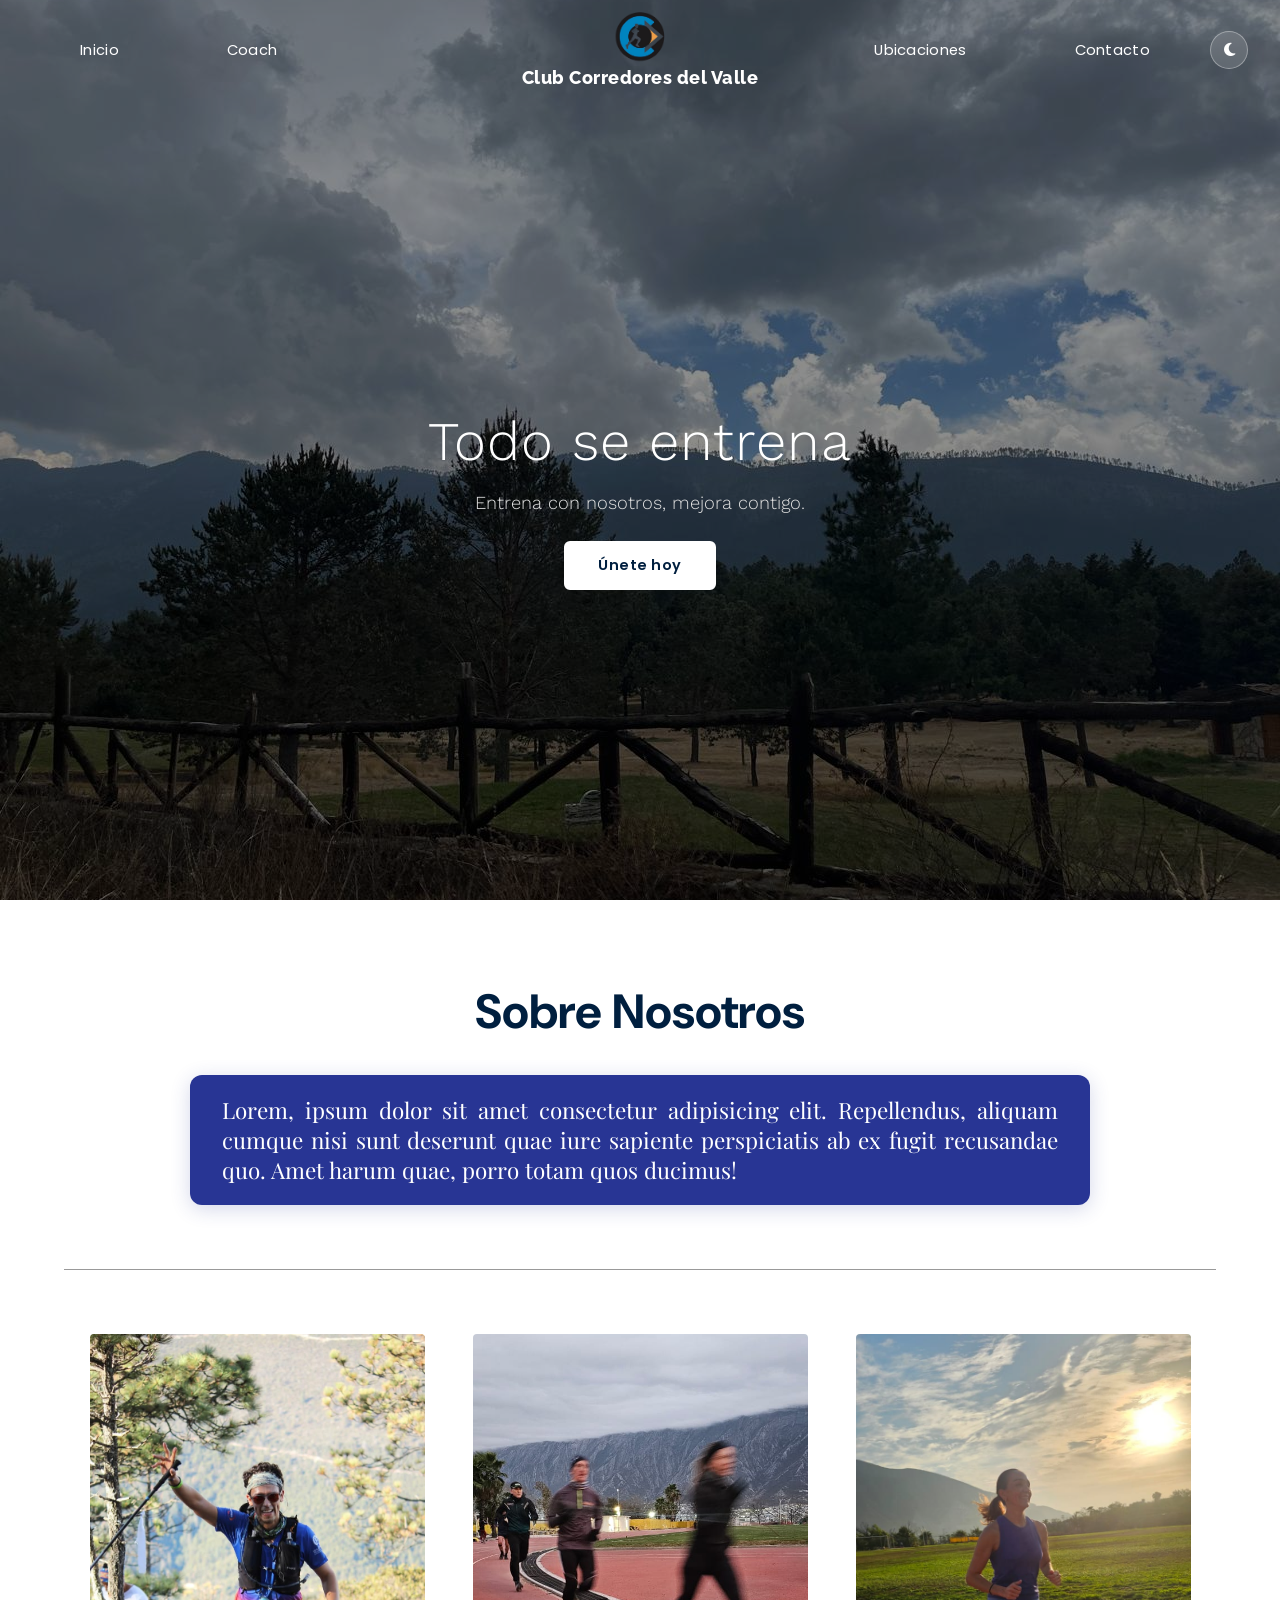
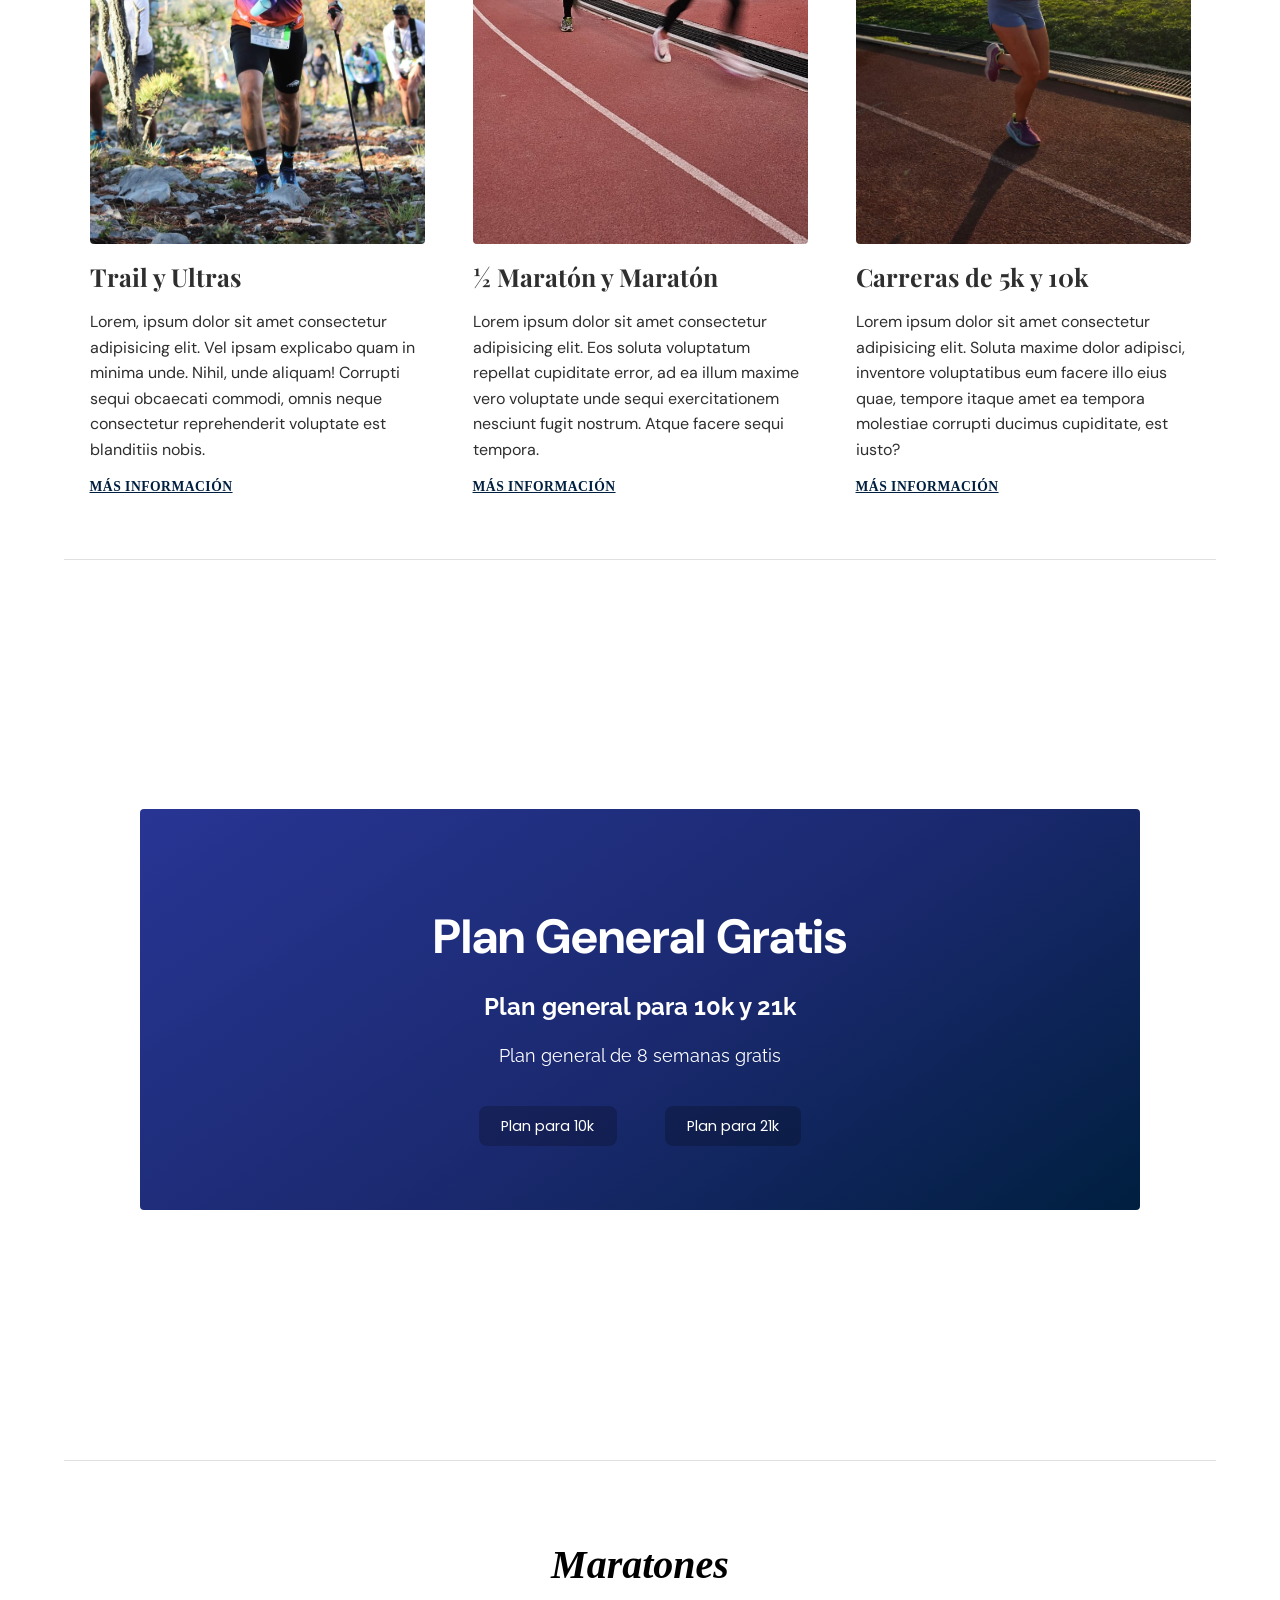
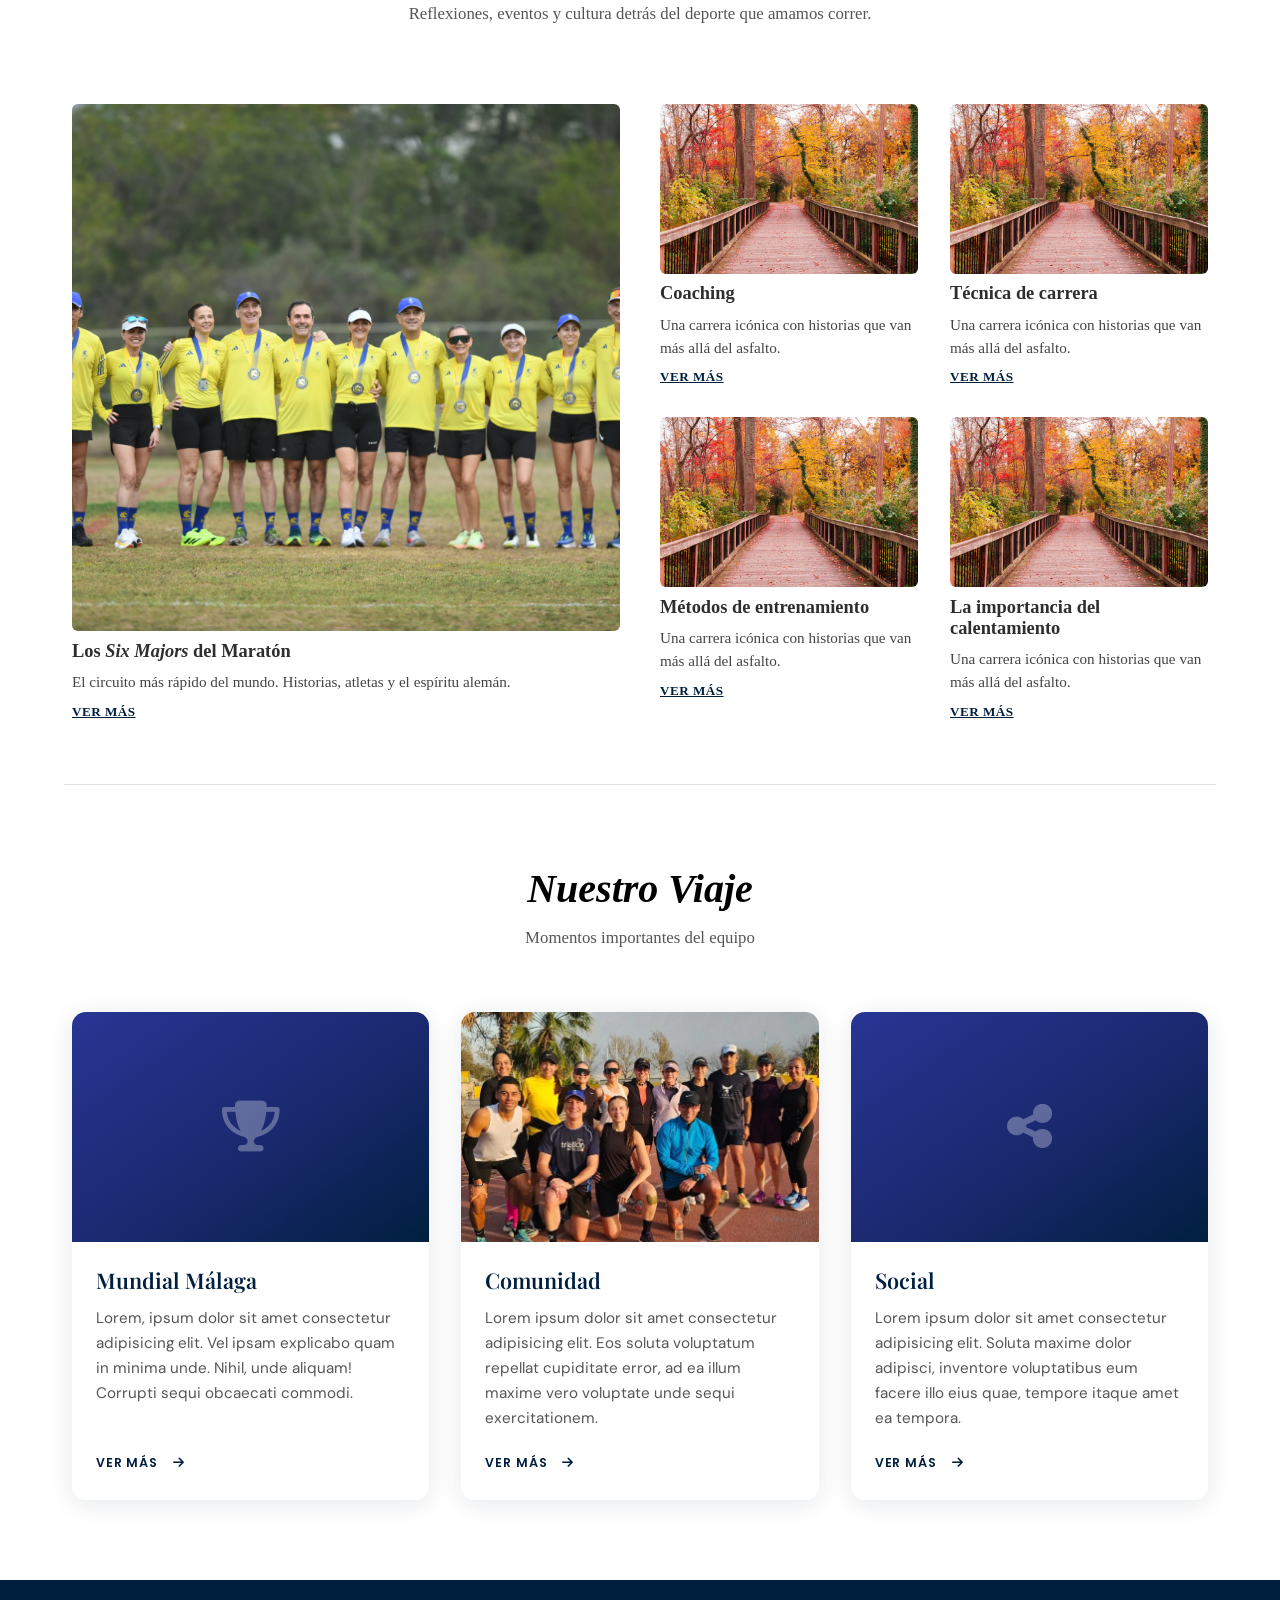
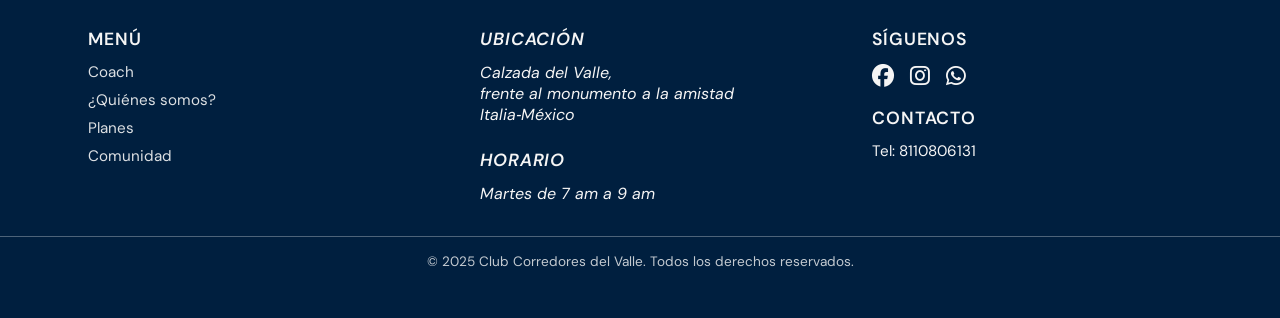
<file: index.html>
<!DOCTYPE html>
<html lang="es">
<head>
  <meta charset="UTF-8">
  <meta name="viewport" content="width=device-width, initial-scale=1.0">
  <meta name="description" content="Club Corredores del Valle — entrenamientos, rutas, planes y comunidad de running en Monterrey.">
  <title>Club Corredores del Valle</title>
  <link rel="icon" type="image/png" href="./assets/logos/Logo.png">
  <link rel="stylesheet" href="./css/main.css">
  <link rel="stylesheet" href="https://cdnjs.cloudflare.com/ajax/libs/font-awesome/6.5.0/css/all.min.css">
</head>

<body>

  <!-- ============================================================
       NAVBAR — Ahora fixed con transición scroll
       ============================================================ -->
  <nav class="navbar" id="mainNavbar">
    <ul class="nav-links">
      <li><a href="#inicio">Inicio</a></li>
      <li><a href="./pages/coach.html">Coach</a></li>
    </ul>

    <div class="logo">
      <img src="./assets/logos/Logo.png" alt="Logo Club Corredores del Valle" class="Logo_img">
      <p><a href="index.html" class="link-reset">Club Corredores del Valle</a></p>
    </div>

    <div class="nav-right">
      <ul class="nav-links">
        <li><a href="./pages/ubicaciones.html">Ubicaciones</a></li>
        <li><a href="./pages/contacto.html">Contacto</a></li>
      </ul>

      <button class="dark-mode-toggle" id="darkModeToggle" aria-label="Cambiar a modo oscuro">
        <i class="fa-solid fa-moon"></i>
      </button>
    </div>

    <button class="nav-toggle" id="navToggle" aria-label="Abrir menú" aria-expanded="false">
      <span></span><span></span><span></span>
    </button>
  </nav>

  <!-- ============================================================
       HERO SECTION
       ============================================================ -->
  <header class="hero" id="inicio">
    <img src="./assets/images/Hero_Index_img.jpeg" alt="Corredores del Valle" class="hero-img">
    <div class="hero-content">
      <h1 class="hero_h1">Todo se entrena</h1>
      <p class="hero_text">Entrena con nosotros, mejora contigo.</p>
      <a href="./pages/contacto.html" class="btn">Únete hoy</a>
    </div>
  </header>

  <!-- ============================================================
       SOBRE NOSOTROS
       ============================================================ -->
  <section class="Info_Container">
    <div class="title_infoContainer">
      <h2>Sobre Nosotros</h2>
    </div>
    <div class="txt_Nosotros">
      <p>Lorem, ipsum dolor sit amet consectetur adipisicing elit. Repellendus, aliquam cumque nisi sunt deserunt quae iure sapiente perspiciatis ab ex fugit recusandae quo. Amet harum quae, porro totam quos ducimus!</p>
    </div>
  </section>

  <hr class="fuerte">

  <!-- ============================================================
       TIPOS DE CARRERAS
       ============================================================ -->
  <section class="carreras_container">
    <div class="father_img_container">

      <div class="carreras_container_img">
        <div class="carreras_img_wrapper">
          <img src="./assets/images/Trail_img.jpeg" alt="Trail y Ultras">
        </div>
        <h1>Trail y Ultras</h1>
        <p>Lorem, ipsum dolor sit amet consectetur adipisicing elit. Vel ipsam explicabo quam in minima unde. Nihil, unde aliquam! Corrupti sequi obcaecati commodi, omnis neque consectetur reprehenderit voluptate est blanditiis nobis.</p>
        <a href="./pages/trail.html">Más información</a>
      </div>

      <div class="carreras_container_img">
        <div class="carreras_img_wrapper">
          <img src="./assets/images/opcion1_img_maratones_img.jpeg" alt="Medio Maratón y Maratón">
        </div>
        <h1>½ Maratón y Maratón</h1>
        <p>Lorem ipsum dolor sit amet consectetur adipisicing elit. Eos soluta voluptatum repellat cupiditate error, ad ea illum maxime vero voluptate unde sequi exercitationem nesciunt fugit nostrum. Atque facere sequi tempora.</p>
        <a href="#">Más información</a>
      </div>

      <div class="carreras_container_img">
        <div class="carreras_img_wrapper">
          <img src="./assets/images/5y10k_div_img.jpeg" alt="Carreras 5k y 10k">
        </div>
        <h1>Carreras de 5k y 10k</h1>
        <p>Lorem ipsum dolor sit amet consectetur adipisicing elit. Soluta maxime dolor adipisci, inventore voluptatibus eum facere illo eius quae, tempore itaque amet ea tempora molestiae corrupti ducimus cupiditate, est iusto?</p>
        <a href="#">Más información</a>
      </div>

    </div>
  </section>

  <hr class="sutil">

  <!-- ============================================================
       PLANES PERSONALIZADOS
       ============================================================ -->
  <section class="planesPersonalizados" id="Planes">
    <div class="infoPlan">
      <h1>Plan General Gratis</h1>
      <h3>Plan general para 10k y 21k</h3>
      <h2>Plan general de 8 semanas gratis</h2>
      <ul>
        <li><a href="#">Plan para 10k</a></li>
        <li><a href="#">Plan para 21k</a></li>
      </ul>
    </div>
  </section>

  <hr class="sutil">

  <!-- ============================================================
       MARATONES / ARTÍCULOS
       ============================================================ -->
  <div class="txt-maratones">
    <h1>Maratones</h1>
    <p>Reflexiones, eventos y cultura detrás del deporte que amamos correr.</p>
  </div>

  <section class="maratones">
    <div class="columna_izquierda maraton-card grande">
      <img src="./assets/images/Boston_hero_img.jpeg" alt="Six Majors del Maratón">
      <h2>Los <span class="italic">Six Majors</span> del Maratón</h2>
      <p>El circuito más rápido del mundo. Historias, atletas y el espíritu alemán.</p>
      <a href="#">Ver más</a>
    </div>

    <div class="columna_derecha">
      <div class="maraton-grid">

        <article class="maraton-card">
          <img src="./assets/images/PRUEBA.avif" alt="Coaching">
          <h2>Coaching</h2>
          <p>Una carrera icónica con historias que van más allá del asfalto.</p>
          <a href="#">Ver más</a>
        </article>

        <article class="maraton-card">
          <img src="./assets/images/PRUEBA.avif" alt="Técnica de carrera">
          <h2>Técnica de carrera</h2>
          <p>Una carrera icónica con historias que van más allá del asfalto.</p>
          <a href="#">Ver más</a>
        </article>

        <article class="maraton-card">
          <img src="./assets/images/PRUEBA.avif" alt="Métodos de entrenamiento">
          <h2>Métodos de entrenamiento</h2>
          <p>Una carrera icónica con historias que van más allá del asfalto.</p>
          <a href="#">Ver más</a>
        </article>

        <article class="maraton-card">
          <img src="./assets/images/PRUEBA.avif" alt="La importancia del calentamiento">
          <h2>La importancia del calentamiento</h2>
          <p>Una carrera icónica con historias que van más allá del asfalto.</p>
          <a href="#">Ver más</a>
        </article>

      </div>
    </div>
  </section>

  <hr class="sutil">

  <!-- ============================================================
       NUESTRO VIAJE
       ============================================================ -->
  <div class="txt-maratones">
    <h1>Nuestro Viaje</h1>
    <p>Momentos importantes del equipo</p>
  </div>

  <section class="closing_divs">
    <div class="viaje-grid">

      <article class="viaje-card">
        <div class="viaje-card__media viaje-card__media--gradient">
          <i class="fa-solid fa-trophy viaje-card__icon" aria-hidden="true"></i>
        </div>
        <div class="viaje-card__body">
          <h2 class="viaje-card__title">Mundial Málaga</h2>
          <p class="viaje-card__desc">Lorem, ipsum dolor sit amet consectetur adipisicing elit. Vel ipsam explicabo quam in minima unde. Nihil, unde aliquam! Corrupti sequi obcaecati commodi.</p>
          <a href="#" class="viaje-card__link">Ver más &nbsp;<i class="fa-solid fa-arrow-right" aria-hidden="true"></i></a>
        </div>
      </article>

      <article class="viaje-card">
        <div class="viaje-card__media">
          <img src="./assets/images/corredores_Header.webp" alt="Comunidad Corredores del Valle">
        </div>
        <div class="viaje-card__body">
          <h2 class="viaje-card__title">Comunidad</h2>
          <p class="viaje-card__desc">Lorem ipsum dolor sit amet consectetur adipisicing elit. Eos soluta voluptatum repellat cupiditate error, ad ea illum maxime vero voluptate unde sequi exercitationem.</p>
          <a href="./pages/comunidad.html" class="viaje-card__link">Ver más &nbsp;<i class="fa-solid fa-arrow-right" aria-hidden="true"></i></a>
        </div>
      </article>

      <article class="viaje-card">
        <div class="viaje-card__media viaje-card__media--gradient">
          <i class="fa-solid fa-share-nodes viaje-card__icon" aria-hidden="true"></i>
        </div>
        <div class="viaje-card__body">
          <h2 class="viaje-card__title">Social</h2>
          <p class="viaje-card__desc">Lorem ipsum dolor sit amet consectetur adipisicing elit. Soluta maxime dolor adipisci, inventore voluptatibus eum facere illo eius quae, tempore itaque amet ea tempora.</p>
          <a href="#" class="viaje-card__link">Ver más &nbsp;<i class="fa-solid fa-arrow-right" aria-hidden="true"></i></a>
        </div>
      </article>

    </div>
  </section>

  <!-- ============================================================
       FOOTER
       ============================================================ -->
  <footer class="footer">
    <div class="footer__inner">

      <div class="footer__col footer__nav" aria-label="Enlaces de pie de página">
        <h4 class="footer__heading">Menú</h4>
        <ul class="footer__list">
          <li class="footer__item"><a href="./pages/coach.html" class="footer__link">Coach</a></li>
          <li class="footer__item"><a href="#sobre-nosotros" class="footer__link">¿Quiénes somos?</a></li>
          <li class="footer__item"><a href="#Planes" class="footer__link">Planes</a></li>
          <li class="footer__item"><a href="./pages/comunidad.html" class="footer__link">Comunidad</a></li>
        </ul>
      </div>

      <address class="footer__col footer__address">
        <h4 class="footer__heading">Ubicación</h4>
        <p class="footer__location">
          Calzada del Valle,<br>
          frente al monumento a la amistad Italia‑México
        </p>
        <h4 class="footer__heading footer__heading--separated">Horario</h4>
        <p class="footer__hours">Martes de 7 am a 9 am</p>
      </address>

      <div class="footer__col footer__social" aria-label="Síguenos">
        <h4 class="footer__heading">Síguenos</h4>
        <ul class="footer__social-list">
          <li class="footer__social-item">
            <a href="#" target="_blank" rel="noopener" aria-label="Facebook">
              <i class="fa-brands fa-facebook"></i>
            </a>
          </li>
          <li class="footer__social-item">
            <a href="#" target="_blank" rel="noopener" aria-label="Instagram">
              <i class="fa-brands fa-instagram"></i>
            </a>
          </li>
          <li class="footer__social-item">
            <a href="#" target="_blank" rel="noopener" aria-label="WhatsApp">
              <i class="fa-brands fa-whatsapp"></i>
            </a>
          </li>
        </ul>
        <div class="footer__contact">
          <h4 class="footer__heading">Contacto</h4>
          <p>Tel: 8110806131</p>
        </div>
      </div>

    </div>

    <hr class="footer__divider">

    <div class="footer__copy">
      <p>&copy; 2025 Club Corredores del Valle. Todos los derechos reservados.</p>
    </div>
  </footer>

  <!-- ============================================================
       SCRIPT: Navbar scroll behavior
       ============================================================ -->
  <script src="./js/main.js"></script>
  <script>
    (function () {
      const navbar = document.getElementById('mainNavbar');
      const SCROLL_THRESHOLD = 60;

      function onScroll() {
        if (window.scrollY > SCROLL_THRESHOLD) {
          navbar.classList.add('scrolled');
        } else {
          navbar.classList.remove('scrolled');
        }
      }

      window.addEventListener('scroll', onScroll, { passive: true });
      onScroll(); // Estado inicial
    })();
  </script>

</body>
</html>
</file>
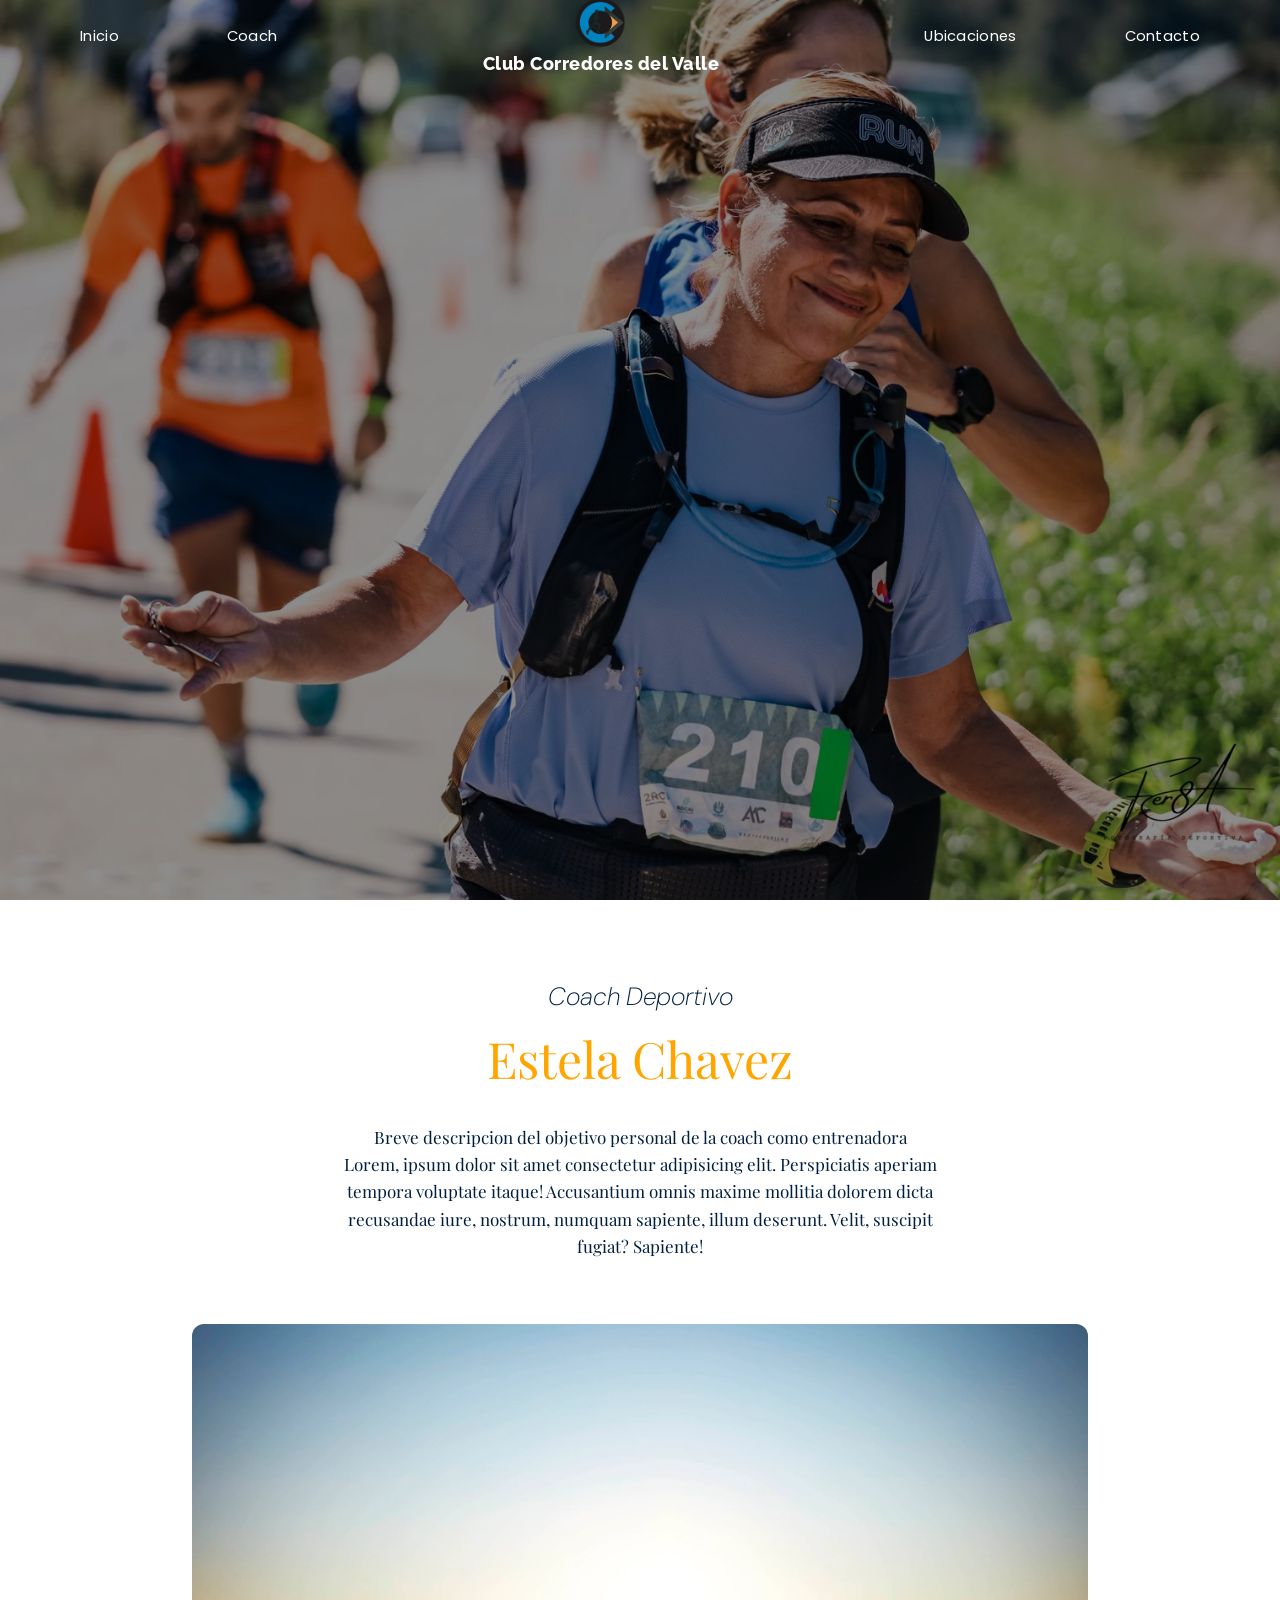
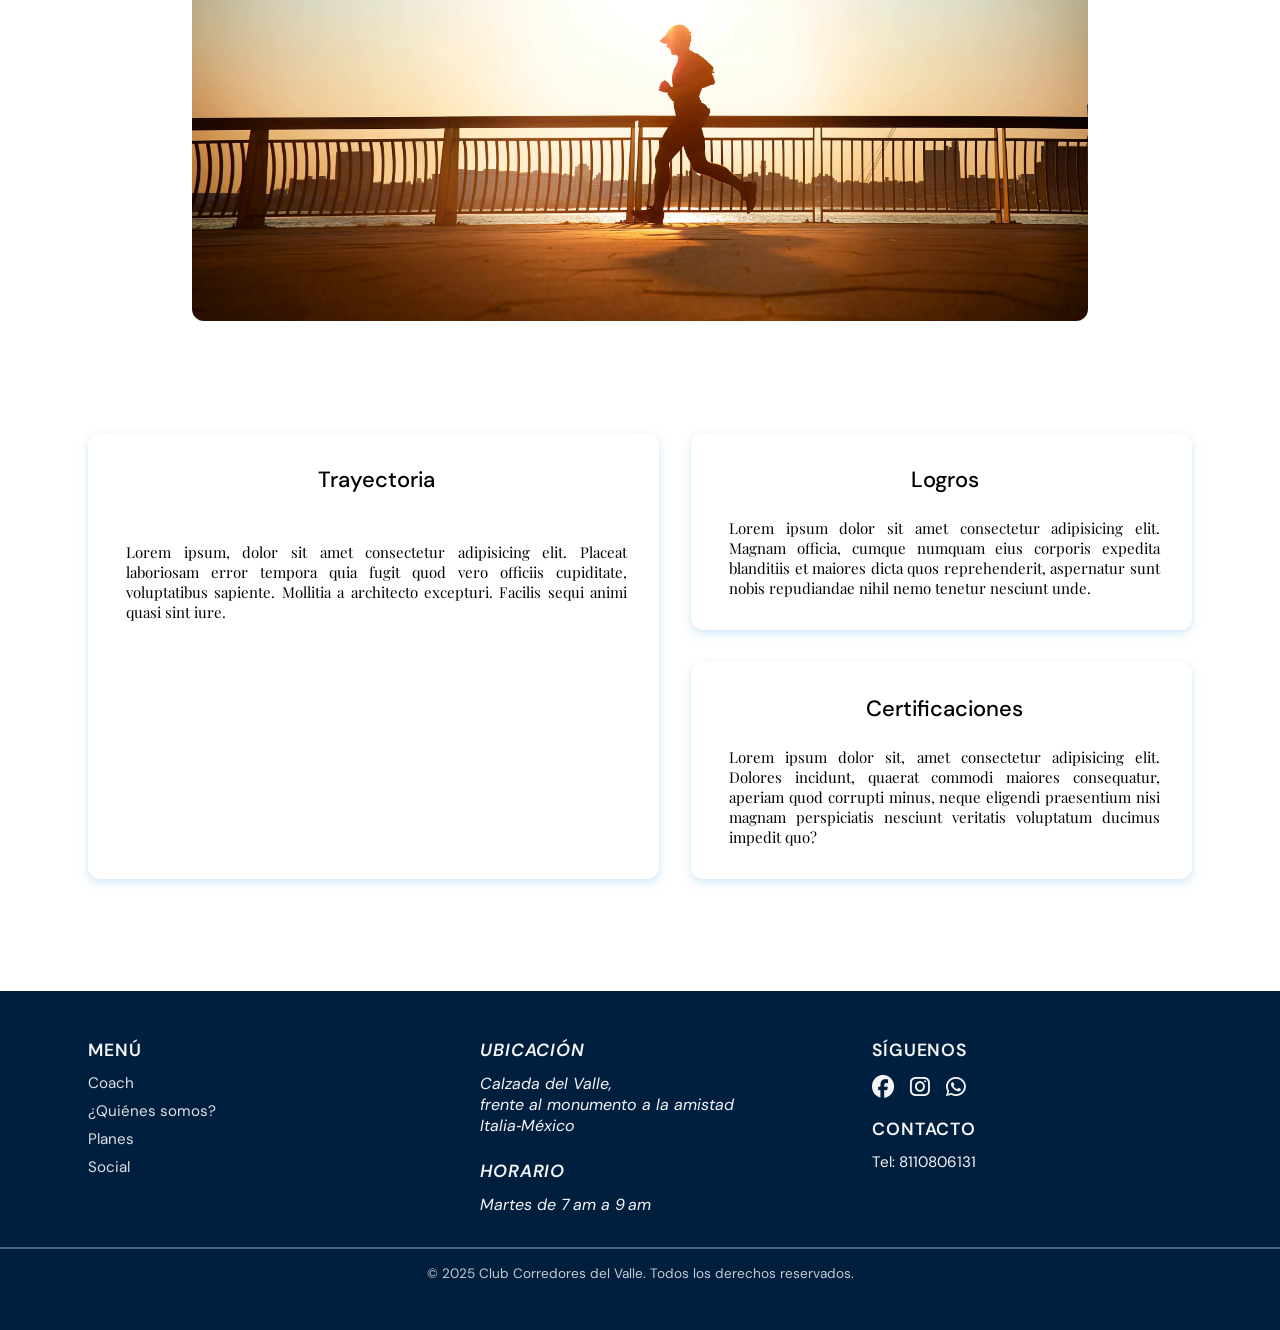
<file: Coach.html>
<!DOCTYPE html>
<html lang="en">
<head>
    <meta charset="UTF-8">
    <meta name="viewport" content="width=device-width, initial-scale=1.0">
    <title>CV Corredores del Valle_Coach</title>
    <link rel="stylesheet" href="corredoresValle.css">
    <link rel="stylesheet" href="CSS_Corredores/Coach.css">
    <link rel="stylesheet" href="https://cdnjs.cloudflare.com/ajax/libs/font-awesome/6.5.0/css/all.min.css">

</head>


<body>

<header class="hero">
  <img src="Img_CV/coach_hero_img.jpeg" alt="hero" class="hero-img">

  <nav class="navbar">
  <ul class="nav-links left">
    <li><a href="index.html">Inicio</a></li>
    <li><a href="#">Coach</a></li>
  </ul>

  <div class="logo">
    <img src="Img_CV/Logo.png" alt="Logo" class="Logo_img">
    <p class="txt_lOGO"><a href="index.html" class="link-reset">Club Corredores del Valle</a></p>
  </div>


  <ul class="nav-links right">
    <li><a href="ubicaciones.html">Ubicaciones</a></li>
    <li><a href="Contacto.html">Contacto</a></li>
  </ul>
  </nav>

  <!-- HERO CONTENT -->

  <div class="hero-content">
  </div>
</header>

<!-- OBJETIVO DE LA COACH -->

<section class="seccion_objetivo">
        <h4>Coach Deportivo</h4>
        <h2>Estela Chavez</h2>
        <p>Breve descripcion del objetivo personal de la coach como entrenadora</p>
        <p>Lorem, ipsum dolor sit amet consectetur adipisicing elit. Perspiciatis aperiam tempora voluptate itaque! Accusantium omnis maxime mollitia dolorem dicta recusandae iure, nostrum, numquam sapiente, illum deserunt. Velit, suscipit fugiat? Sapiente!</p>
</section>


<!-- IMAGEN CENTRAL  -->

<div class="central_img_container"><img src="Img_CV/imgPrueba.webp" alt="Coach"></div>

<!-- divs de trayectoria, logros y certificaciones -->

<div class="father_container">
  <div class="trayectoria_container">
    <h3>Trayectoria</h3>
    <p>Lorem ipsum, dolor sit amet consectetur adipisicing elit. Placeat laboriosam error tempora quia fugit quod vero officiis cupiditate, voluptatibus sapiente. Mollitia a architecto excepturi. Facilis sequi animi quasi sint iure.</p>
  </div>

    <div class="right_containers">
        <div class="logros_container">
            <h3>Logros</h3>
            <p>Lorem ipsum dolor sit amet consectetur adipisicing elit. Magnam officia, cumque numquam eius corporis expedita blanditiis et maiores dicta quos reprehenderit, aspernatur sunt nobis repudiandae nihil nemo tenetur nesciunt unde.</p>
        </div>
        <div class="certificaciones_container">
             <h3>Certificaciones</h3>
             <p>Lorem ipsum dolor sit, amet consectetur adipisicing elit. Dolores incidunt, quaerat commodi maiores consequatur, aperiam quod corrupti minus, neque eligendi praesentium nisi magnam perspiciatis nesciunt veritatis voluptatum ducimus impedit quo?</p>
        </div>
    </div>
</div>


<!-- Footer -->

<footer class="footer">
  <div class="footer__inner">
    <!-- Menú -->
    <div class="footer__col footer__nav" aria-label="Enlaces de pie de página">
      <h4 class="footer__heading">Menú</h4>
      <ul class="footer__list">
        <li class="footer__item"><a href="#" class="footer__link">Coach</a></li>
        <li class="footer__item"><a href="#" class="footer__link">¿Quiénes somos?</a></li>
        <li class="footer__item"><a href="#" class="footer__link">Planes</a></li>
        <li class="footer__item"><a href="#" class="footer__link">Social</a></li>
      </ul>
    </div>

    <!-- Ubicación y horario -->
    <address class="footer__col footer__address">
      <h4 class="footer__heading">Ubicación</h4>
      <p class="footer__location">
        Calzada del Valle,<br>
        frente al monumento a la amistad Italia‑México
      </p>
      <h4 class="footer__heading footer__heading--separated">Horario</h4>
      <p class="footer__hours">Martes de 7 am a 9 am</p>
    </address>

    <!-- Redes sociales + contacto -->
    <div class="footer__col footer__social" aria-label="Síguenos">
      <h4 class="footer__heading">Síguenos</h4>
      <ul class="footer__social-list">
        <li class="footer__social-item">
          <a href="#" target="_blank" rel="noopener" aria-label="Facebook">
            <i class="fa-brands fa-facebook"></i>
          </a>
        </li>
        <li class="footer__social-item">
          <a href="#" target="_blank" rel="noopener" aria-label="Instagram">
            <i class="fa-brands fa-instagram"></i>
          </a>
        </li>
        <li class="footer__social-item">
          <a href="#" target="_blank" rel="noopener" aria-label="WhatsApp">
            <i class="fa-brands fa-whatsapp"></i>
          </a>
        </li>
      </ul>

      <!-- Contacto dentro del mismo bloque -->
      <div class="footer__contact">
        <h4 class="footer__heading">Contacto</h4>
        <p>Tel: 8110806131</p>
      </div>
    </div>
  </div>

  <hr class="footer__divider">

  <div class="footer__copy">
    <p>&copy; 2025 Club Corredores del Valle. Todos los derechos reservados.</p>
  </div>
</footer>


<!-- ============================================================
       SCRIPT: Navbar scroll behavior
       ============================================================ -->
  <script>
    (function () {
      const navbar = document.getElementById('mainNavbar');
      const SCROLL_THRESHOLD = 60;

      function onScroll() {
        if (window.scrollY > SCROLL_THRESHOLD) {
          navbar.classList.add('scrolled');
        } else {
          navbar.classList.remove('scrolled');
        }
      }

      window.addEventListener('scroll', onScroll, { passive: true });
      onScroll(); // Estado inicial
    })();
  </script>
</body>

</html>
</file>
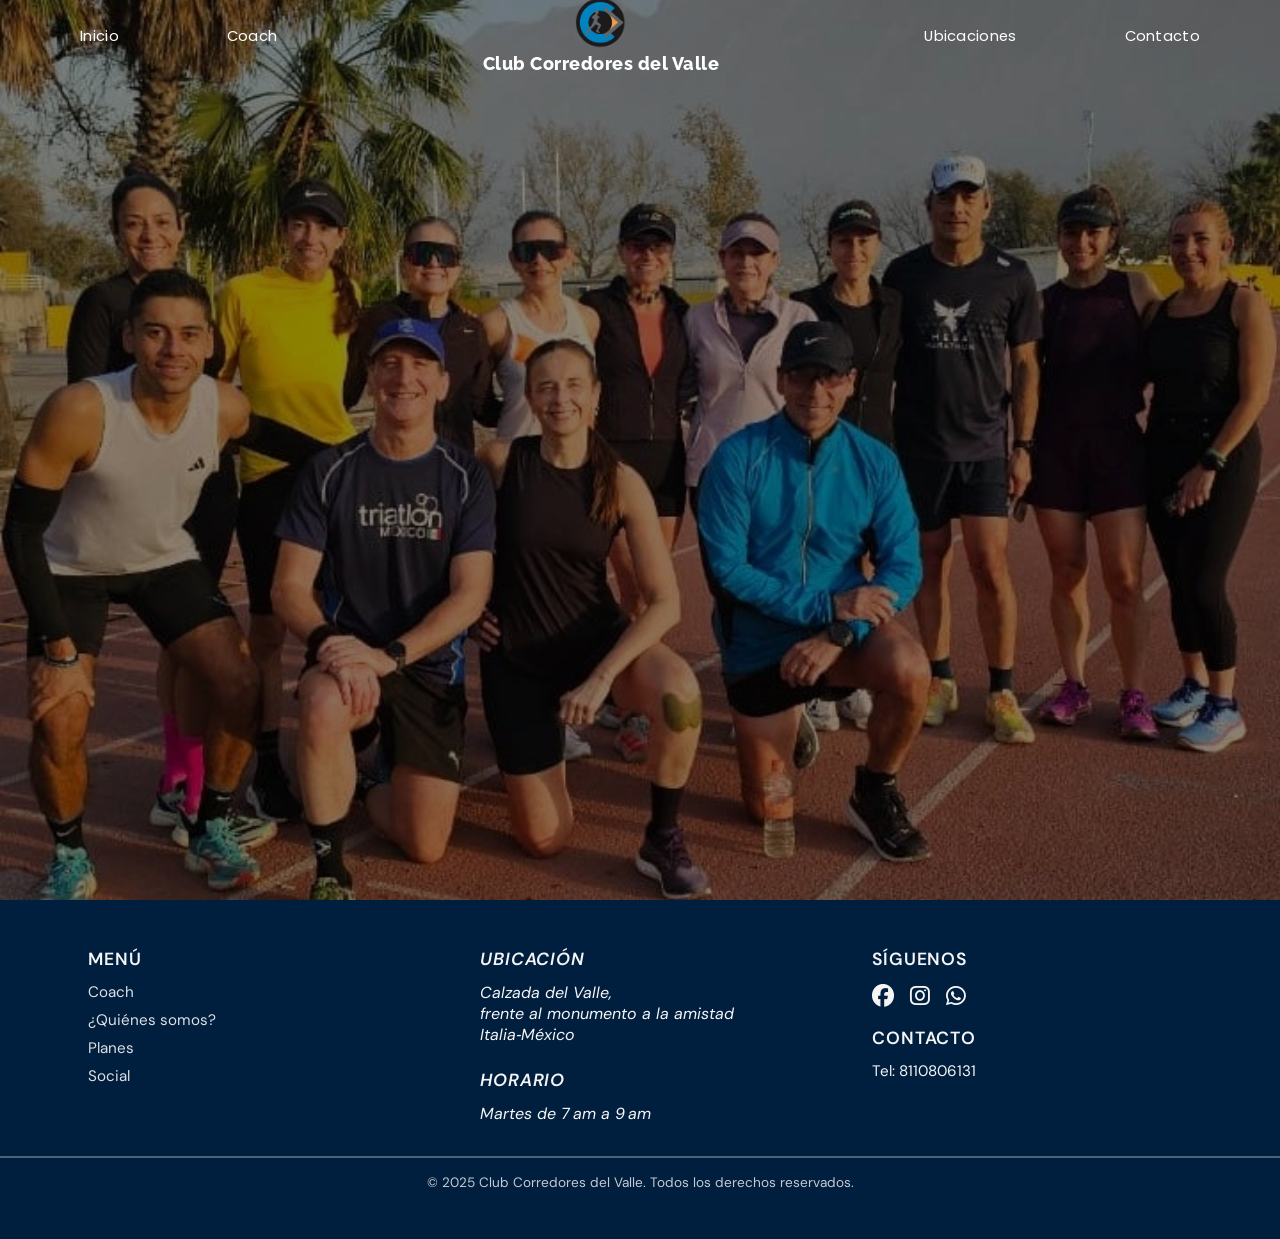
<file: comunidad.html>
<!DOCTYPE html>
<html lang="en">
<head>
    <meta charset="UTF-8">
    <meta name="viewport" content="width=device-width, initial-scale=1.0">
    <title>Comunidad</title>
    <link rel="stylesheet" href="corredoresValle.css">
    <link rel="stylesheet" href="CSS_Corredores/Coach.css">
    <link rel="stylesheet" href="https://cdnjs.cloudflare.com/ajax/libs/font-awesome/6.5.0/css/all.min.css">
</head>
<body>

     <!-- Header -->
<header class="hero">
  <img src="Img_CV/corredores_Header.webp" alt="hero" class="hero-img">

  <nav class="navbar">
  <ul class="nav-links left">
    <li><a href="index.html">Inicio</a></li>
    <li><a href="#">Coach</a></li>
  </ul>

  <div class="logo">
    <img src="Img_CV/Logo.png" alt="Logo" class="Logo_img">
    <p class="txt_lOGO"><a href="index.html" class="link-reset">Club Corredores del Valle</a></p>
  </div>


  <ul class="nav-links right">
    <li><a href="#ubicaciones">Ubicaciones</a></li>
    <li><a href="#contacto">Contacto</a></li>
  </ul>
  </nav>

  <!-- HERO CONTENT -->

  <div class="hero-content">
  </div>
</header>







<!-- FOOTER -->

<footer class="footer">
  <div class="footer__inner">
    <!-- Menú -->
    <div class="footer__col footer__nav" aria-label="Enlaces de pie de página">
      <h4 class="footer__heading">Menú</h4>
      <ul class="footer__list">
        <li class="footer__item"><a href="#" class="footer__link">Coach</a></li>
        <li class="footer__item"><a href="#" class="footer__link">¿Quiénes somos?</a></li>
        <li class="footer__item"><a href="#" class="footer__link">Planes</a></li>
        <li class="footer__item"><a href="#" class="footer__link">Social</a></li>
      </ul>
    </div>

    <!-- Ubicación y horario -->
    <address class="footer__col footer__address">
      <h4 class="footer__heading">Ubicación</h4>
      <p class="footer__location">
        Calzada del Valle,<br>
        frente al monumento a la amistad Italia‑México
      </p>
      <h4 class="footer__heading footer__heading--separated">Horario</h4>
      <p class="footer__hours">Martes de 7 am a 9 am</p>
    </address>

    <!-- Redes sociales + contacto -->
    <div class="footer__col footer__social" aria-label="Síguenos">
      <h4 class="footer__heading">Síguenos</h4>
      <ul class="footer__social-list">
        <li class="footer__social-item">
          <a href="#" target="_blank" rel="noopener" aria-label="Facebook">
            <i class="fa-brands fa-facebook"></i>
          </a>
        </li>
        <li class="footer__social-item">
          <a href="#" target="_blank" rel="noopener" aria-label="Instagram">
            <i class="fa-brands fa-instagram"></i>
          </a>
        </li>
        <li class="footer__social-item">
          <a href="#" target="_blank" rel="noopener" aria-label="WhatsApp">
            <i class="fa-brands fa-whatsapp"></i>
          </a>
        </li>
      </ul>

      <!-- Contacto dentro del mismo bloque -->
      <div class="footer__contact">
        <h4 class="footer__heading">Contacto</h4>
        <p>Tel: 8110806131</p>
      </div>
    </div>
  </div>

  <hr class="footer__divider">

  <div class="footer__copy">
    <p>&copy; 2025 Club Corredores del Valle. Todos los derechos reservados.</p>
  </div>
</footer>
    
</body>
</html>
</file>
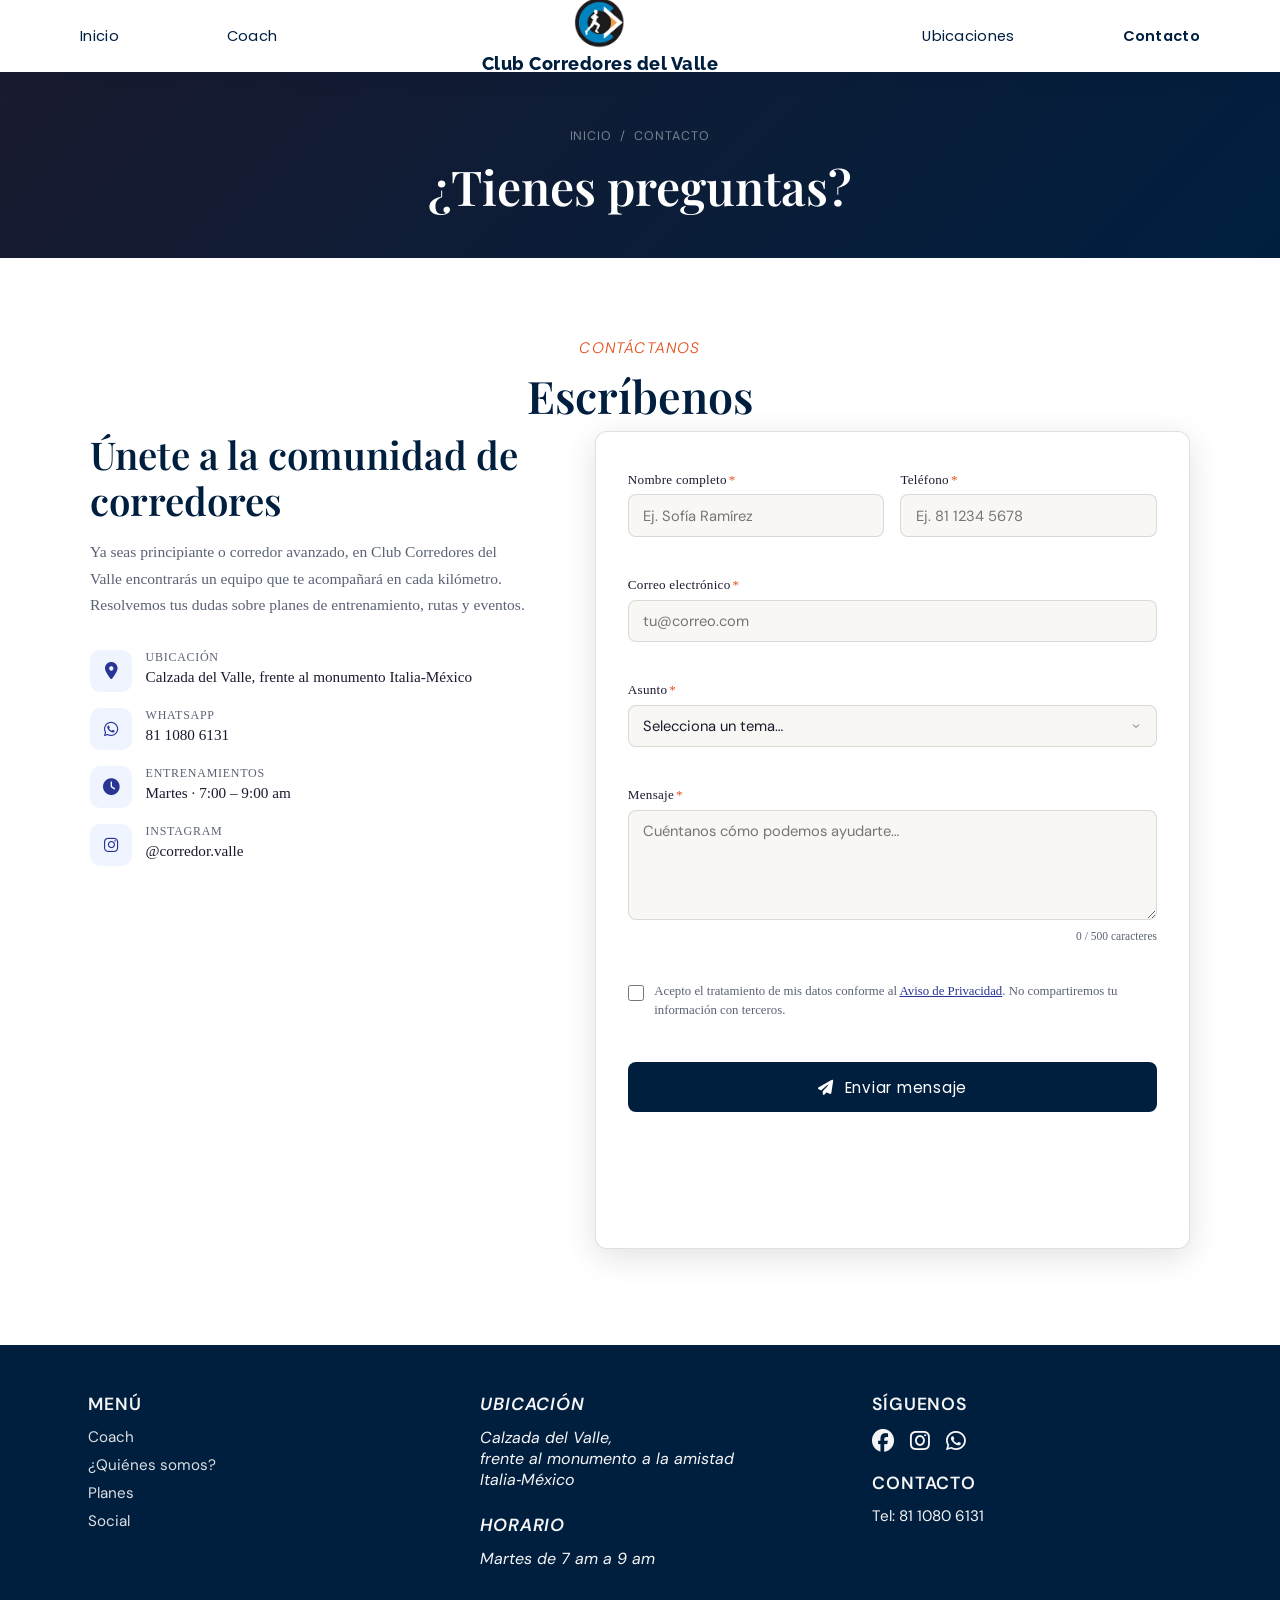
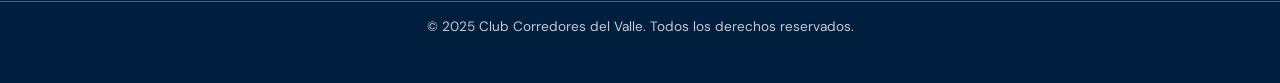
<file: Contacto.html>
<!DOCTYPE html>
<html lang="es">
<head>
  <meta charset="UTF-8">
  <meta name="viewport" content="width=device-width, initial-scale=1.0">
  <title>Contacto — Corredores del Valle</title>
  <link rel="stylesheet" href="corredoresValle.css">
  <link rel="stylesheet" href="CSS_Corredores/Contacto.css">
  <link rel="stylesheet" href="https://cdnjs.cloudflare.com/ajax/libs/font-awesome/6.5.0/css/all.min.css">
</head>
<body>

  <!-- ============================================================
       NAVBAR — Fixed con transición scroll (idéntico a index.html)
       ============================================================ -->
  <nav class="navbar scrolled" id="mainNavbar">
    <ul class="nav-links">
      <li><a href="index.html">Inicio</a></li>
      <li><a href="Coach.html">Coach</a></li>
    </ul>

    <div class="logo">
      <img src="Img_CV/Logo.png" alt="Logo Club Corredores del Valle" class="Logo_img">
      <p><a href="index.html" class="link-reset">Club Corredores del Valle</a></p>
    </div>

    <ul class="nav-links">
      <li><a href="ubicaciones.html">Ubicaciones</a></li>
      <li><a href="Contacto.html" class="nav-active">Contacto</a></li>
    </ul>
  </nav>

  <!-- ============================================================
       BANNER DE PÁGINA
       ============================================================ -->
  <div class="page-banner">
    <p class="breadcrumb"><a href="index.html">Inicio</a> &nbsp;/&nbsp; Contacto</p>
    <h1>¿Tienes preguntas?</h1>
  </div>

  <!-- ============================================================
       SECCIÓN: FORMULARIO DE CONTACTO
       ============================================================ -->
  <section id="contacto" aria-label="Formulario de contacto">

    <p class="section-label">Contáctanos</p>
    <h2 class="section-title" style="margin-bottom:.4rem">Escríbenos</h2>

    <div class="contact-layout">

      <!-- Info lateral -->
      <div class="contact-info">
        <h3 class="contact-info-title">Únete a la comunidad de corredores</h3>
        <p class="contact-info-text">
          Ya seas principiante o corredor avanzado, en Club Corredores del Valle encontrarás un equipo que te acompañará en cada kilómetro. Resolvemos tus dudas sobre planes de entrenamiento, rutas y eventos.
        </p>
        <div class="contact-details">
          <div class="contact-detail-item">
            <div class="contact-detail-icon">
              <i class="fa-solid fa-location-dot" aria-hidden="true"></i>
            </div>
            <div>
              <span class="contact-detail-label">Ubicación</span>
              <span class="contact-detail-value">Calzada del Valle, frente al monumento Italia‑México</span>
            </div>
          </div>
          <div class="contact-detail-item">
            <div class="contact-detail-icon">
              <i class="fa-brands fa-whatsapp" aria-hidden="true"></i>
            </div>
            <div>
              <span class="contact-detail-label">WhatsApp</span>
              <span class="contact-detail-value">81 1080 6131</span>
            </div>
          </div>
          <div class="contact-detail-item">
            <div class="contact-detail-icon">
              <i class="fa-solid fa-clock" aria-hidden="true"></i>
            </div>
            <div>
              <span class="contact-detail-label">Entrenamientos</span>
              <span class="contact-detail-value">Martes · 7:00 – 9:00 am</span>
            </div>
          </div>
          <div class="contact-detail-item">
            <div class="contact-detail-icon">
              <i class="fa-brands fa-instagram" aria-hidden="true"></i>
            </div>
            <div>
              <span class="contact-detail-label">Instagram</span>
              <span class="contact-detail-value">@corredor.valle</span>
            </div>
          </div>
        </div>
      </div>

      <!-- Formulario -->
      <div class="contact-form-card">
        <form id="contactForm" novalidate aria-label="Formulario de contacto">

          <div class="form-row">
            <div class="form-group">
              <label class="form-label" for="nombre">Nombre completo<span aria-hidden="true">*</span></label>
              <input class="form-input" type="text" id="nombre" name="nombre"
                placeholder="Ej. Sofía Ramírez" autocomplete="name"
                aria-required="true" aria-describedby="error-nombre">
              <p class="field-error" id="error-nombre" role="alert" aria-live="polite">
                <i class="fa-solid fa-circle-exclamation" aria-hidden="true"></i>
                <span></span>
              </p>
            </div>
            <div class="form-group">
              <label class="form-label" for="telefono">Teléfono<span aria-hidden="true">*</span></label>
              <input class="form-input" type="tel" id="telefono" name="telefono"
                placeholder="Ej. 81 1234 5678" autocomplete="tel"
                aria-required="true" aria-describedby="error-telefono">
              <p class="field-error" id="error-telefono" role="alert" aria-live="polite">
                <i class="fa-solid fa-circle-exclamation" aria-hidden="true"></i>
                <span></span>
              </p>
            </div>
          </div>

          <div class="form-group">
            <label class="form-label" for="email">Correo electrónico<span aria-hidden="true">*</span></label>
            <input class="form-input" type="email" id="email" name="email"
              placeholder="tu@correo.com" autocomplete="email"
              aria-required="true" aria-describedby="error-email">
            <p class="field-error" id="error-email" role="alert" aria-live="polite">
              <i class="fa-solid fa-circle-exclamation" aria-hidden="true"></i>
              <span></span>
            </p>
          </div>

          <div class="form-group">
            <label class="form-label" for="asunto">Asunto<span aria-hidden="true">*</span></label>
            <select class="form-select" id="asunto" name="asunto"
              aria-required="true" aria-describedby="error-asunto">
              <option value="">Selecciona un tema…</option>
              <option value="plan">Planes de entrenamiento</option>
              <option value="info">Información general del club</option>
              <option value="ruta">Rutas y ubicaciones</option>
              <option value="evento">Eventos y competencias</option>
              <option value="coach">Asesoría con la coach</option>
              <option value="otro">Otro</option>
            </select>
            <p class="field-error" id="error-asunto" role="alert" aria-live="polite">
              <i class="fa-solid fa-circle-exclamation" aria-hidden="true"></i>
              <span></span>
            </p>
          </div>

          <div class="form-group">
            <label class="form-label" for="mensaje">Mensaje<span aria-hidden="true">*</span></label>
            <textarea class="form-textarea" id="mensaje" name="mensaje"
              placeholder="Cuéntanos cómo podemos ayudarte…"
              maxlength="500"
              aria-required="true" aria-describedby="error-mensaje char-count"></textarea>
            <p class="char-counter" id="char-count">0 / 500 caracteres</p>
            <p class="field-error" id="error-mensaje" role="alert" aria-live="polite">
              <i class="fa-solid fa-circle-exclamation" aria-hidden="true"></i>
              <span></span>
            </p>
          </div>

          <div class="privacy-row">
            <input type="checkbox" id="privacidad" name="privacidad" aria-required="true">
            <label for="privacidad">
              Acepto el tratamiento de mis datos conforme al <a href="#">Aviso de Privacidad</a>. No compartiremos tu información con terceros.
            </label>
          </div>
          <p class="field-error" id="error-privacidad" style="margin-top:-0.8rem;margin-bottom:1rem;" role="alert" aria-live="polite">
            <i class="fa-solid fa-circle-exclamation" aria-hidden="true"></i>
            <span></span>
          </p>

          <button type="submit" class="btn-submit" id="btnSubmit">
            <span class="spinner" aria-hidden="true"></span>
            <span class="btn-text">
              <i class="fa-solid fa-paper-plane" aria-hidden="true" style="margin-right:0.4rem"></i>
              Enviar mensaje
            </span>
          </button>

          <!-- Toast de éxito -->
          <div class="form-success-toast" id="successToast" role="status" aria-live="polite">
            <div class="toast-icon"><i class="fa-solid fa-circle-check" aria-hidden="true"></i></div>
            <div>
              <p class="toast-title">¡Mensaje enviado!</p>
              <p class="toast-text">Gracias por escribirnos. Uno de nuestros entrenadores te contactará pronto.</p>
            </div>
          </div>

        </form>
      </div>

    </div>
  </section>

  <!-- ============================================================
       FOOTER
       ============================================================ -->
  <footer class="footer">
    <div class="footer__inner">

      <div class="footer__col footer__nav" aria-label="Enlaces de pie de página">
        <h4 class="footer__heading">Menú</h4>
        <ul class="footer__list">
          <li class="footer__item"><a href="Coach.html" class="footer__link">Coach</a></li>
          <li class="footer__item"><a href="index.html#sobre-nosotros" class="footer__link">¿Quiénes somos?</a></li>
          <li class="footer__item"><a href="index.html#Planes" class="footer__link">Planes</a></li>
          <li class="footer__item"><a href="index.html#social" class="footer__link">Social</a></li>
        </ul>
      </div>

      <address class="footer__col footer__address">
        <h4 class="footer__heading">Ubicación</h4>
        <p class="footer__location">
          Calzada del Valle,<br>
          frente al monumento a la amistad Italia‑México
        </p>
        <h4 class="footer__heading footer__heading--separated">Horario</h4>
        <p class="footer__hours">Martes de 7 am a 9 am</p>
      </address>

      <div class="footer__col footer__social" aria-label="Síguenos">
        <h4 class="footer__heading">Síguenos</h4>
        <ul class="footer__social-list">
          <li class="footer__social-item">
            <a href="#" target="_blank" rel="noopener" aria-label="Facebook">
              <i class="fa-brands fa-facebook"></i>
            </a>
          </li>
          <li class="footer__social-item">
            <a href="#" target="_blank" rel="noopener" aria-label="Instagram">
              <i class="fa-brands fa-instagram"></i>
            </a>
          </li>
          <li class="footer__social-item">
            <a href="#" target="_blank" rel="noopener" aria-label="WhatsApp">
              <i class="fa-brands fa-whatsapp"></i>
            </a>
          </li>
        </ul>
        <div class="footer__contact">
          <h4 class="footer__heading">Contacto</h4>
          <p>Tel: 81 1080 6131</p>
        </div>
      </div>

    </div>

    <hr class="footer__divider">

    <div class="footer__copy">
      <p>&copy; 2025 Club Corredores del Valle. Todos los derechos reservados.</p>
    </div>
  </footer>

  <!-- ============================================================
       SCRIPTS
       ============================================================ -->
  <script src="CV_WebPage.js"></script>

  <!-- Navbar scroll behavior — subpágina sin hero, siempre fondo sólido -->
  <script>
    (function () {
      const navbar = document.getElementById('mainNavbar');

      function onScroll() {
        // En subpáginas sin hero de imagen la navbar mantiene siempre .scrolled
        navbar.classList.add('scrolled');
      }

      window.addEventListener('scroll', onScroll, { passive: true });
      onScroll();
    })();
  </script>

</body>
</html>
</file>
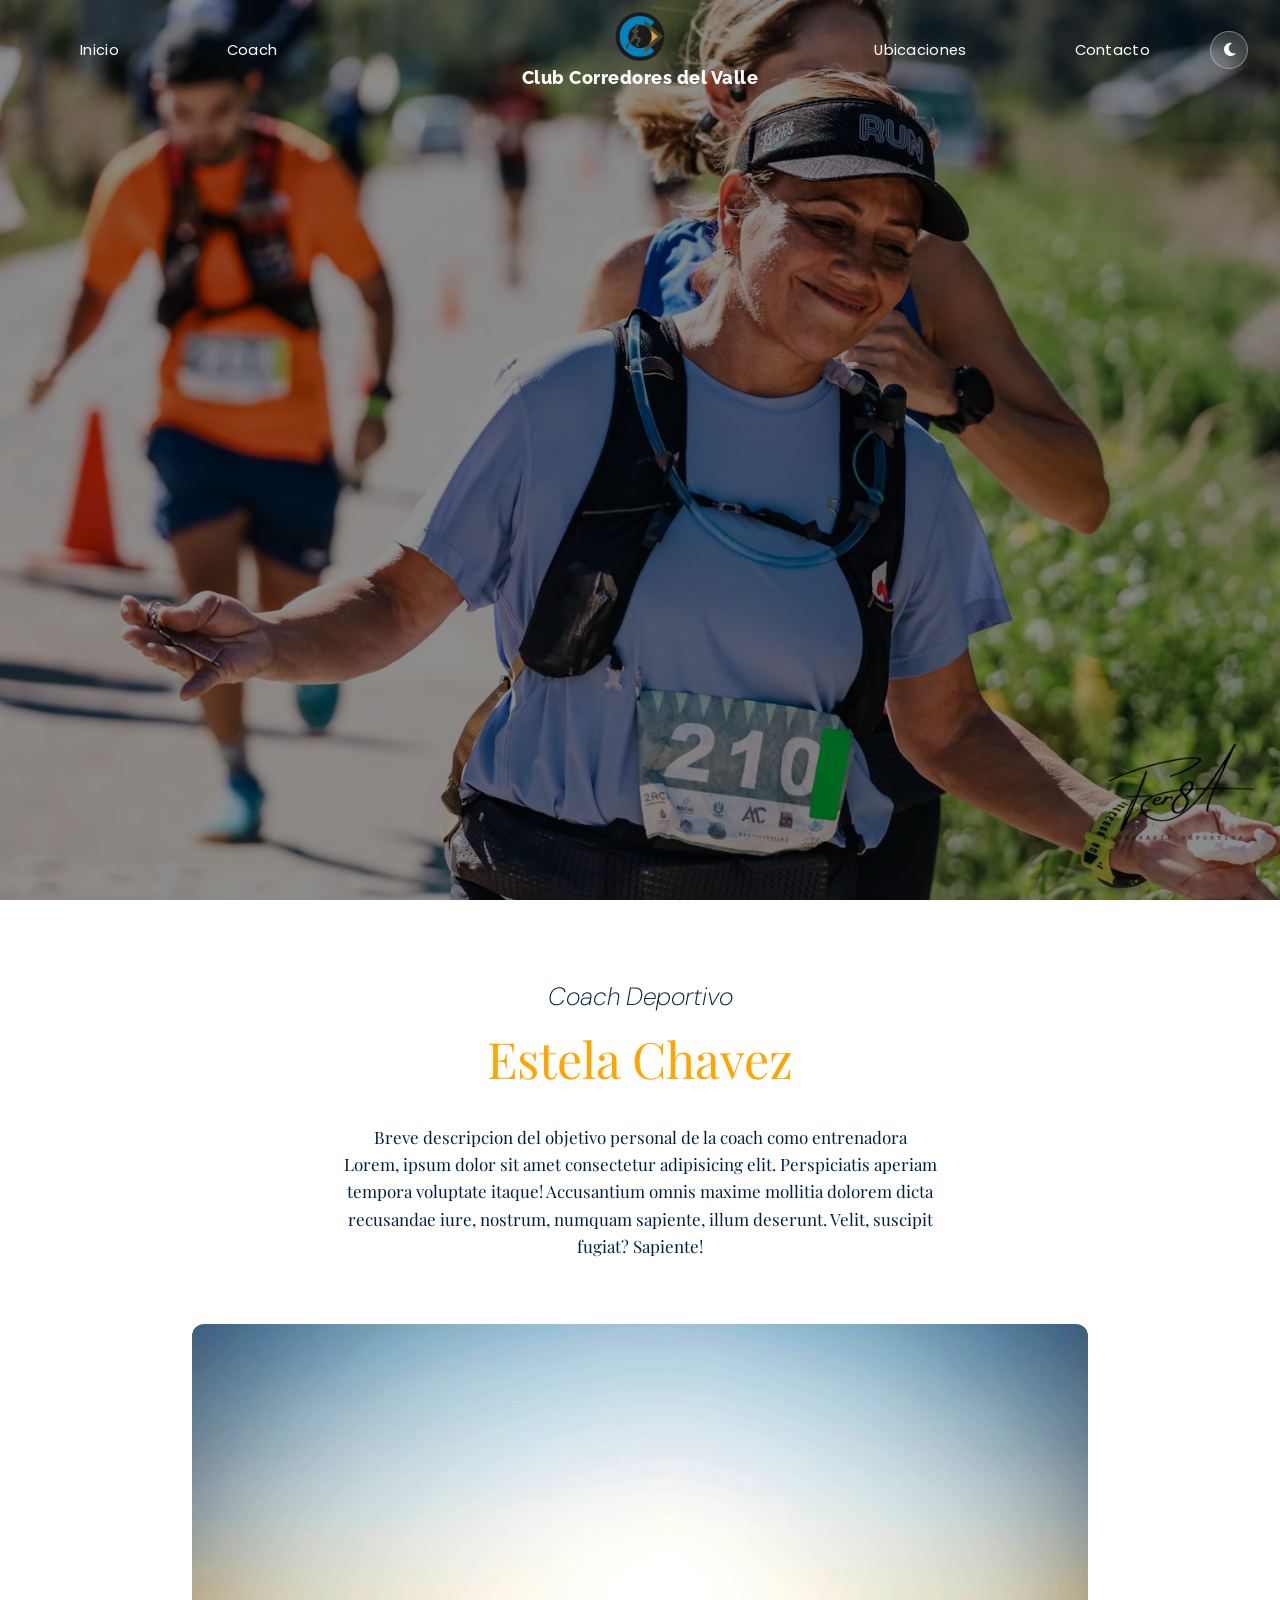
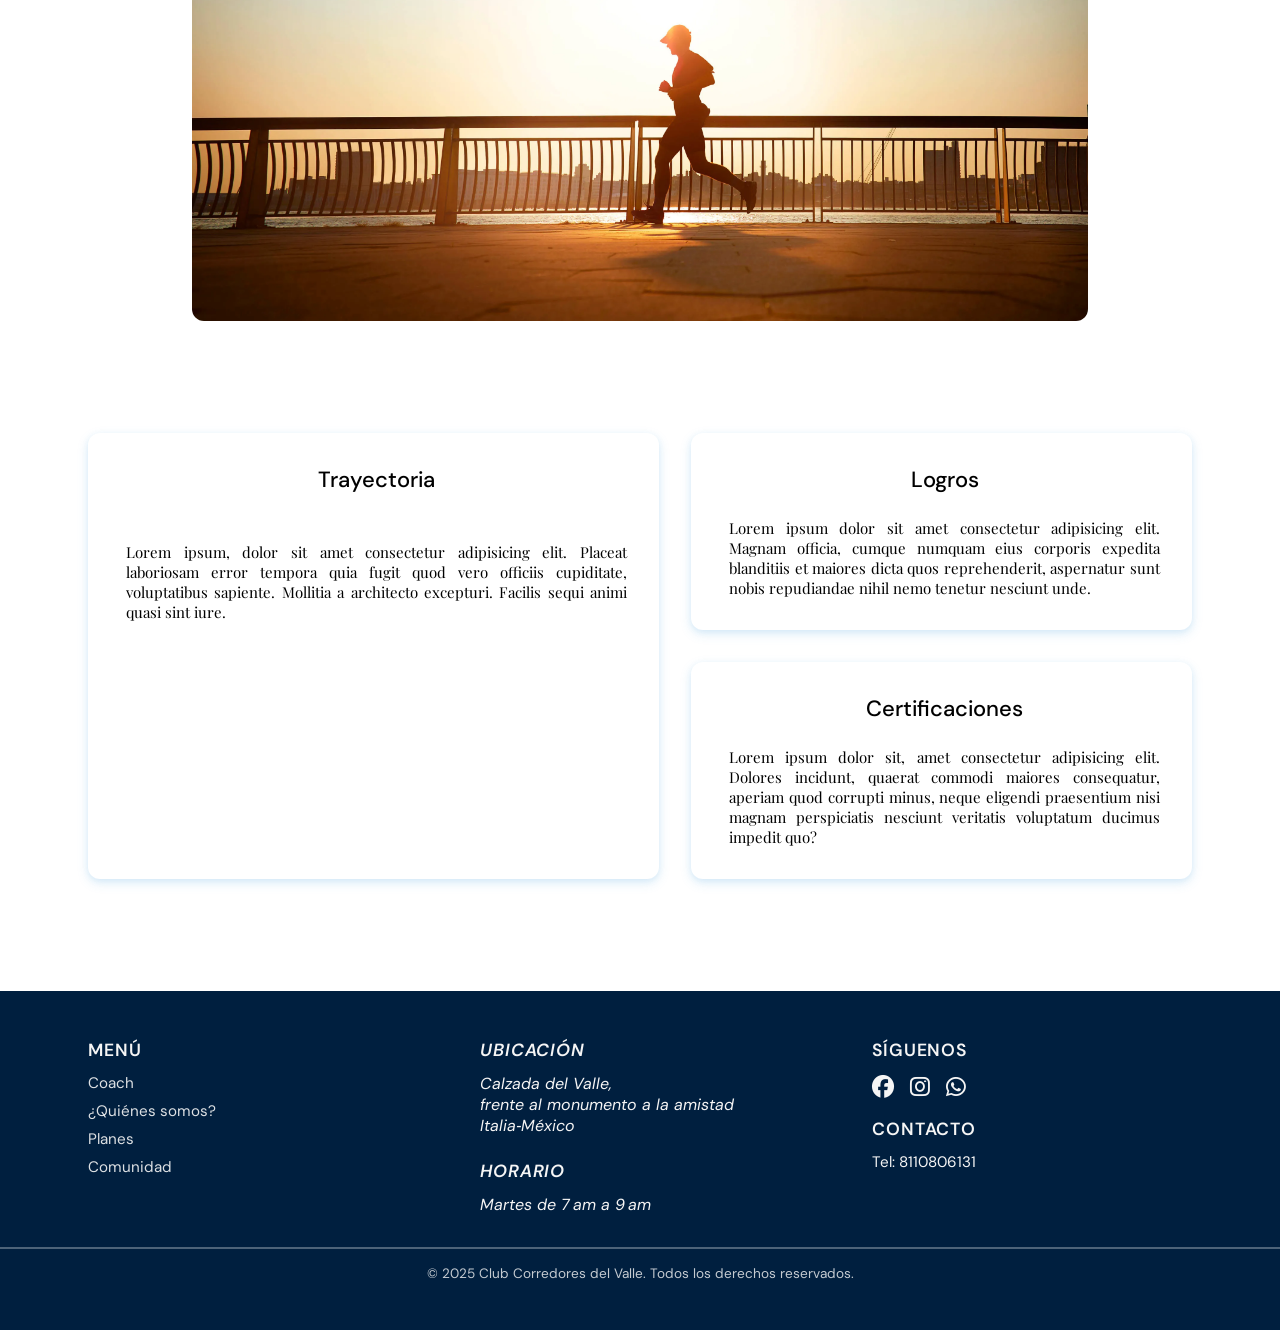
<file: pages/coach.html>
<!DOCTYPE html>
<html lang="es">
<head>
    <meta charset="UTF-8">
    <meta name="viewport" content="width=device-width, initial-scale=1.0">
    <meta name="description" content="Conoce a Estela Chávez, coach deportiva del Club Corredores del Valle. Trayectoria, logros y certificaciones.">
    <title>Coach — Club Corredores del Valle</title>
    <link rel="icon" type="image/png" href="../assets/logos/Logo.png">
    <link rel="stylesheet" href="../css/main.css">
    <link rel="stylesheet" href="../css/coach.css">
    <link rel="stylesheet" href="https://cdnjs.cloudflare.com/ajax/libs/font-awesome/6.5.0/css/all.min.css">

</head>


<body>

  <nav class="navbar" id="mainNavbar">
    <ul class="nav-links">
      <li><a href="../index.html">Inicio</a></li>
      <li><a href="./coach.html">Coach</a></li>
    </ul>

    <div class="logo">
      <img src="../assets/logos/Logo.png" alt="Logo Club Corredores del Valle" class="Logo_img">
      <p><a href="../index.html" class="link-reset">Club Corredores del Valle</a></p>
    </div>

    <div class="nav-right">
      <ul class="nav-links">
        <li><a href="./ubicaciones.html">Ubicaciones</a></li>
        <li><a href="./contacto.html">Contacto</a></li>
      </ul>

      <button class="dark-mode-toggle" id="darkModeToggle" aria-label="Cambiar a modo oscuro">
        <i class="fa-solid fa-moon"></i>
      </button>
    </div>

    <button class="nav-toggle" id="navToggle" aria-label="Abrir menú" aria-expanded="false">
      <span></span><span></span><span></span>
    </button>
  </nav>

<header class="hero">
  <img src="../assets/images/coach_hero_img.jpeg" alt="Coach Corredores del Valle" class="hero-img">

  <!-- HERO CONTENT -->

  <div class="hero-content">
  </div>
</header>

<!-- OBJETIVO DE LA COACH -->

<section class="seccion_objetivo">
        <h4>Coach Deportivo</h4>
        <h2>Estela Chavez</h2>
        <p>Breve descripcion del objetivo personal de la coach como entrenadora</p>
        <p>Lorem, ipsum dolor sit amet consectetur adipisicing elit. Perspiciatis aperiam tempora voluptate itaque! Accusantium omnis maxime mollitia dolorem dicta recusandae iure, nostrum, numquam sapiente, illum deserunt. Velit, suscipit fugiat? Sapiente!</p>
</section>


<!-- IMAGEN CENTRAL  -->

<div class="central_img_container"><img src="../assets/images/imgPrueba.webp" alt="Coach"></div>

<!-- divs de trayectoria, logros y certificaciones -->

<div class="father_container">
  <div class="trayectoria_container">
    <h3>Trayectoria</h3>
    <p>Lorem ipsum, dolor sit amet consectetur adipisicing elit. Placeat laboriosam error tempora quia fugit quod vero officiis cupiditate, voluptatibus sapiente. Mollitia a architecto excepturi. Facilis sequi animi quasi sint iure.</p>
  </div>

    <div class="right_containers">
        <div class="logros_container">
            <h3>Logros</h3>
            <p>Lorem ipsum dolor sit amet consectetur adipisicing elit. Magnam officia, cumque numquam eius corporis expedita blanditiis et maiores dicta quos reprehenderit, aspernatur sunt nobis repudiandae nihil nemo tenetur nesciunt unde.</p>
        </div>
        <div class="certificaciones_container">
             <h3>Certificaciones</h3>
             <p>Lorem ipsum dolor sit, amet consectetur adipisicing elit. Dolores incidunt, quaerat commodi maiores consequatur, aperiam quod corrupti minus, neque eligendi praesentium nisi magnam perspiciatis nesciunt veritatis voluptatum ducimus impedit quo?</p>
        </div>
    </div>
</div>


<!-- Footer -->

<footer class="footer">
  <div class="footer__inner">
    <!-- Menú -->
    <div class="footer__col footer__nav" aria-label="Enlaces de pie de página">
      <h4 class="footer__heading">Menú</h4>
      <ul class="footer__list">
        <li class="footer__item"><a href="./coach.html" class="footer__link">Coach</a></li>
        <li class="footer__item"><a href="../index.html#sobre-nosotros" class="footer__link">¿Quiénes somos?</a></li>
        <li class="footer__item"><a href="../index.html#Planes" class="footer__link">Planes</a></li>
        <li class="footer__item"><a href="./comunidad.html" class="footer__link">Comunidad</a></li>
      </ul>
    </div>

    <!-- Ubicación y horario -->
    <address class="footer__col footer__address">
      <h4 class="footer__heading">Ubicación</h4>
      <p class="footer__location">
        Calzada del Valle,<br>
        frente al monumento a la amistad Italia‑México
      </p>
      <h4 class="footer__heading footer__heading--separated">Horario</h4>
      <p class="footer__hours">Martes de 7 am a 9 am</p>
    </address>

    <!-- Redes sociales + contacto -->
    <div class="footer__col footer__social" aria-label="Síguenos">
      <h4 class="footer__heading">Síguenos</h4>
      <ul class="footer__social-list">
        <li class="footer__social-item">
          <a href="#" target="_blank" rel="noopener" aria-label="Facebook">
            <i class="fa-brands fa-facebook"></i>
          </a>
        </li>
        <li class="footer__social-item">
          <a href="#" target="_blank" rel="noopener" aria-label="Instagram">
            <i class="fa-brands fa-instagram"></i>
          </a>
        </li>
        <li class="footer__social-item">
          <a href="#" target="_blank" rel="noopener" aria-label="WhatsApp">
            <i class="fa-brands fa-whatsapp"></i>
          </a>
        </li>
      </ul>

      <!-- Contacto dentro del mismo bloque -->
      <div class="footer__contact">
        <h4 class="footer__heading">Contacto</h4>
        <p>Tel: 8110806131</p>
      </div>
    </div>
  </div>

  <hr class="footer__divider">

  <div class="footer__copy">
    <p>&copy; 2025 Club Corredores del Valle. Todos los derechos reservados.</p>
  </div>
</footer>


<!-- ============================================================
       SCRIPT: Navbar scroll behavior
       ============================================================ -->
  <script src="../js/main.js"></script>
  <script>
    (function () {
      const navbar = document.getElementById('mainNavbar');
      const SCROLL_THRESHOLD = 60;

      function onScroll() {
        if (window.scrollY > SCROLL_THRESHOLD) {
          navbar.classList.add('scrolled');
        } else {
          navbar.classList.remove('scrolled');
        }
      }

      window.addEventListener('scroll', onScroll, { passive: true });
      onScroll(); // Estado inicial
    })();
  </script>
</body>

</html>
</file>
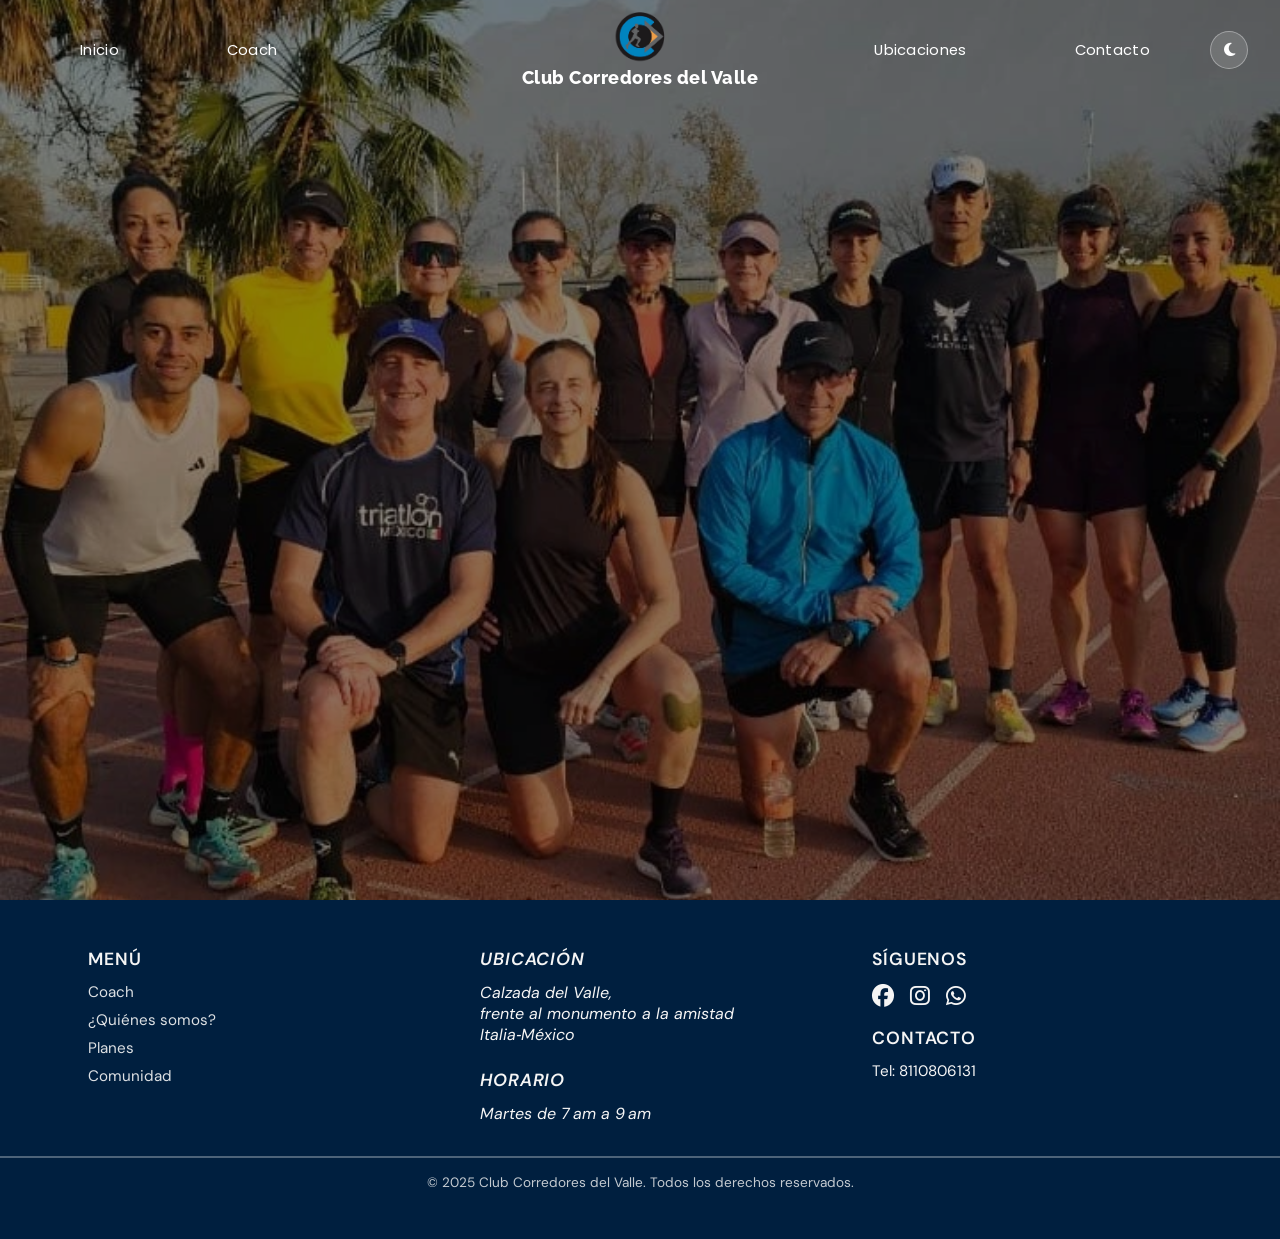
<file: pages/comunidad.html>
<!DOCTYPE html>
<html lang="es">
<head>
    <meta charset="UTF-8">
    <meta name="viewport" content="width=device-width, initial-scale=1.0">
    <meta name="description" content="Comunidad del Club Corredores del Valle. Momentos, eventos y la familia que corre junta.">
    <title>Comunidad — Club Corredores del Valle</title>
    <link rel="icon" type="image/png" href="../assets/logos/Logo.png">
    <link rel="stylesheet" href="../css/main.css">
    <link rel="stylesheet" href="../css/coach.css">
    <link rel="stylesheet" href="https://cdnjs.cloudflare.com/ajax/libs/font-awesome/6.5.0/css/all.min.css">
</head>
<body>

  <nav class="navbar" id="mainNavbar">
    <ul class="nav-links">
      <li><a href="../index.html">Inicio</a></li>
      <li><a href="./coach.html">Coach</a></li>
    </ul>

    <div class="logo">
      <img src="../assets/logos/Logo.png" alt="Logo Club Corredores del Valle" class="Logo_img">
      <p><a href="../index.html" class="link-reset">Club Corredores del Valle</a></p>
    </div>

    <div class="nav-right">
      <ul class="nav-links">
        <li><a href="./ubicaciones.html">Ubicaciones</a></li>
        <li><a href="./contacto.html">Contacto</a></li>
      </ul>

      <button class="dark-mode-toggle" id="darkModeToggle" aria-label="Cambiar a modo oscuro">
        <i class="fa-solid fa-moon"></i>
      </button>
    </div>

    <button class="nav-toggle" id="navToggle" aria-label="Abrir menú" aria-expanded="false">
      <span></span><span></span><span></span>
    </button>
  </nav>

  <!-- Header -->
  <header class="hero">
    <img src="../assets/images/corredores_Header.webp" alt="Comunidad Corredores del Valle" class="hero-img">
    <div class="hero-content"></div>
  </header>







<!-- FOOTER -->

<footer class="footer">
  <div class="footer__inner">
    <!-- Menú -->
    <div class="footer__col footer__nav" aria-label="Enlaces de pie de página">
      <h4 class="footer__heading">Menú</h4>
      <ul class="footer__list">
        <li class="footer__item"><a href="./coach.html" class="footer__link">Coach</a></li>
        <li class="footer__item"><a href="../index.html#sobre-nosotros" class="footer__link">¿Quiénes somos?</a></li>
        <li class="footer__item"><a href="../index.html#Planes" class="footer__link">Planes</a></li>
        <li class="footer__item"><a href="./comunidad.html" class="footer__link">Comunidad</a></li>
      </ul>
    </div>

    <!-- Ubicación y horario -->
    <address class="footer__col footer__address">
      <h4 class="footer__heading">Ubicación</h4>
      <p class="footer__location">
        Calzada del Valle,<br>
        frente al monumento a la amistad Italia‑México
      </p>
      <h4 class="footer__heading footer__heading--separated">Horario</h4>
      <p class="footer__hours">Martes de 7 am a 9 am</p>
    </address>

    <!-- Redes sociales + contacto -->
    <div class="footer__col footer__social" aria-label="Síguenos">
      <h4 class="footer__heading">Síguenos</h4>
      <ul class="footer__social-list">
        <li class="footer__social-item">
          <a href="#" target="_blank" rel="noopener" aria-label="Facebook">
            <i class="fa-brands fa-facebook"></i>
          </a>
        </li>
        <li class="footer__social-item">
          <a href="#" target="_blank" rel="noopener" aria-label="Instagram">
            <i class="fa-brands fa-instagram"></i>
          </a>
        </li>
        <li class="footer__social-item">
          <a href="#" target="_blank" rel="noopener" aria-label="WhatsApp">
            <i class="fa-brands fa-whatsapp"></i>
          </a>
        </li>
      </ul>

      <!-- Contacto dentro del mismo bloque -->
      <div class="footer__contact">
        <h4 class="footer__heading">Contacto</h4>
        <p>Tel: 8110806131</p>
      </div>
    </div>
  </div>

  <hr class="footer__divider">

  <div class="footer__copy">
    <p>&copy; 2025 Club Corredores del Valle. Todos los derechos reservados.</p>
  </div>
</footer>

  <script src="../js/main.js"></script>
  <script>
    (function () {
      const navbar = document.getElementById('mainNavbar');
      const SCROLL_THRESHOLD = 60;
      function onScroll() {
        if (window.scrollY > SCROLL_THRESHOLD) {
          navbar.classList.add('scrolled');
        } else {
          navbar.classList.remove('scrolled');
        }
      }
      window.addEventListener('scroll', onScroll, { passive: true });
      onScroll();
    })();
  </script>

</body>
</html>
</file>
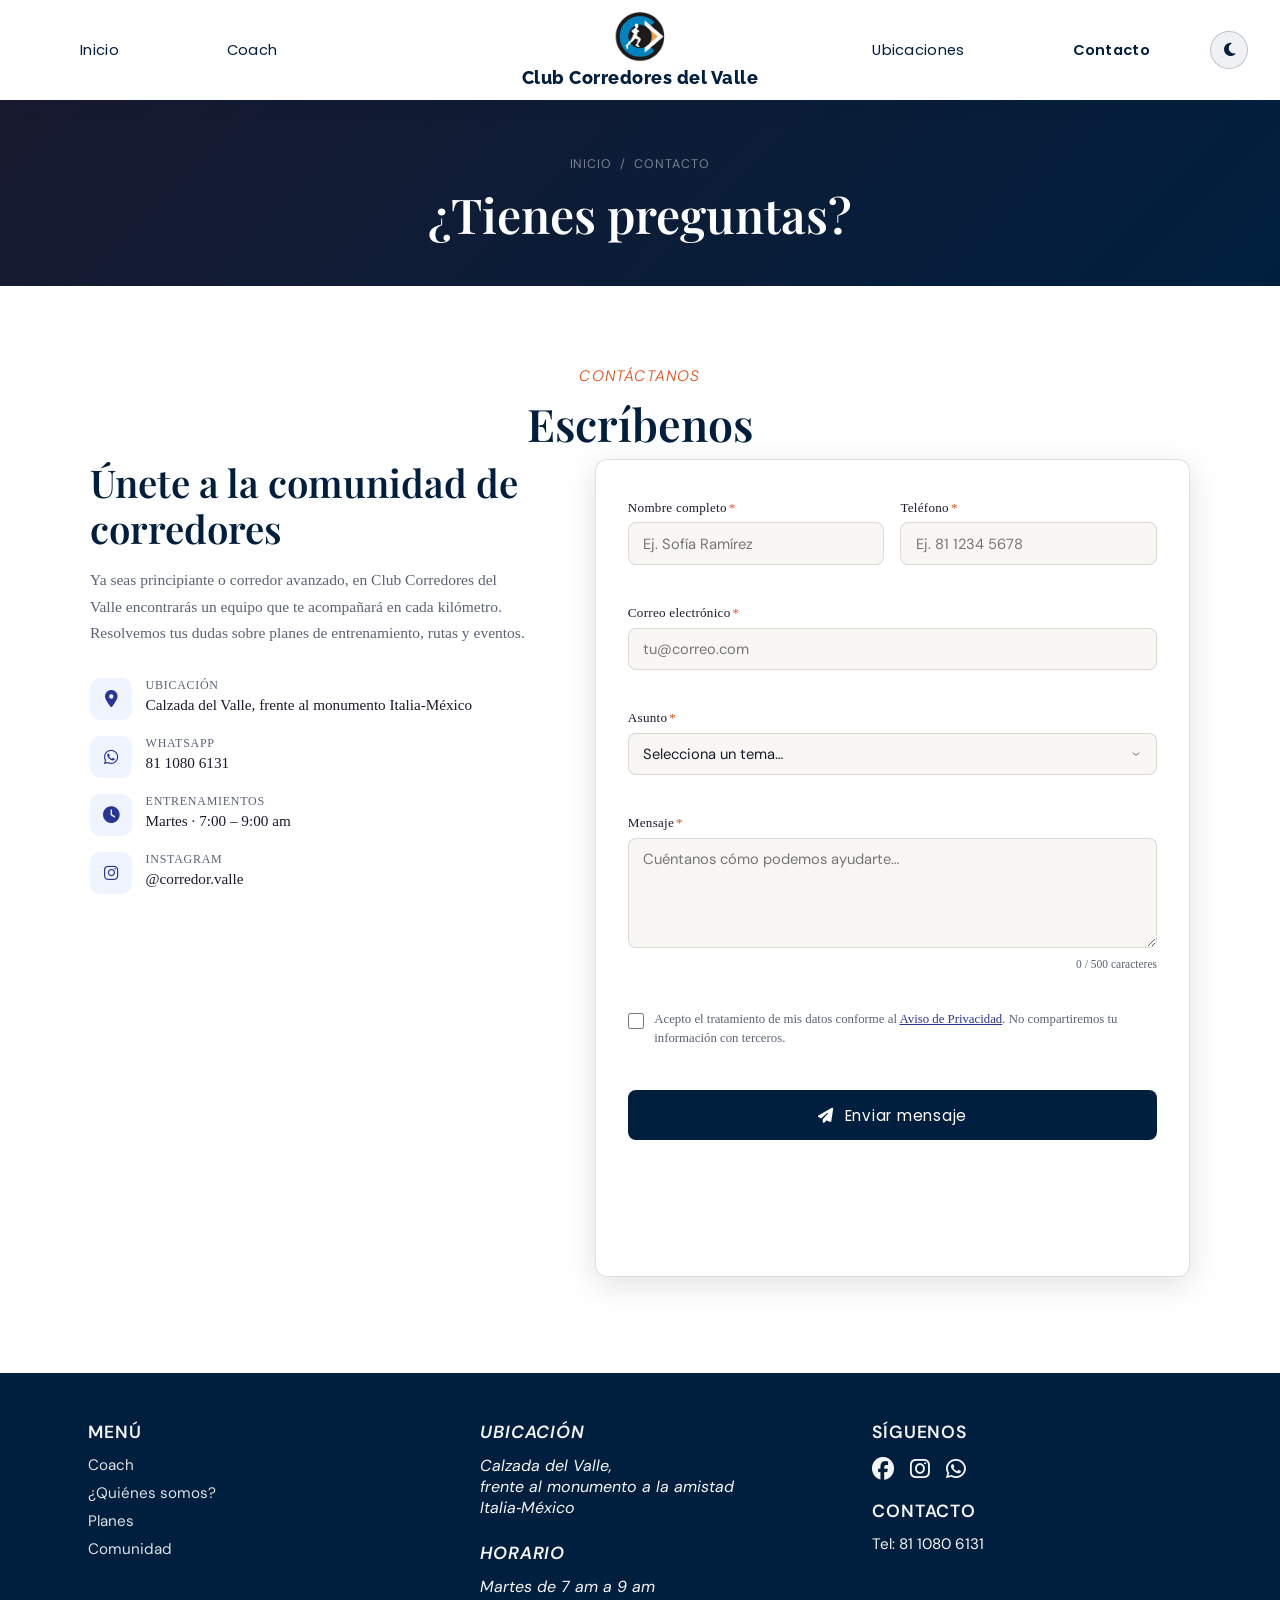
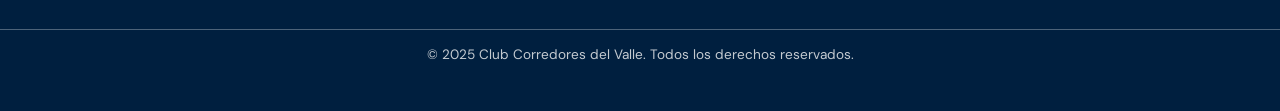
<file: pages/contacto.html>
<!DOCTYPE html>
<html lang="es">
<head>
  <meta charset="UTF-8">
  <meta name="viewport" content="width=device-width, initial-scale=1.0">
  <meta name="description" content="Contáctanos. Resolvemos tus dudas sobre planes de entrenamiento, rutas y eventos del Club Corredores del Valle.">
  <title>Contacto — Club Corredores del Valle</title>
  <link rel="icon" type="image/png" href="../assets/logos/Logo.png">
  <link rel="stylesheet" href="../css/main.css">
  <link rel="stylesheet" href="../css/contacto.css">
  <link rel="stylesheet" href="https://cdnjs.cloudflare.com/ajax/libs/font-awesome/6.5.0/css/all.min.css">
</head>
<body>

  <!-- ============================================================
       NAVBAR — Fixed con transición scroll (idéntico a index.html)
       ============================================================ -->
  <nav class="navbar scrolled" id="mainNavbar">
    <ul class="nav-links">
      <li><a href="../index.html">Inicio</a></li>
      <li><a href="./coach.html">Coach</a></li>
    </ul>

    <div class="logo">
      <img src="../assets/logos/Logo.png" alt="Logo Club Corredores del Valle" class="Logo_img">
      <p><a href="../index.html" class="link-reset">Club Corredores del Valle</a></p>
    </div>

    <div class="nav-right">
      <ul class="nav-links">
        <li><a href="./ubicaciones.html">Ubicaciones</a></li>
        <li><a href="./contacto.html" class="nav-active">Contacto</a></li>
      </ul>

      <button class="dark-mode-toggle" id="darkModeToggle" aria-label="Cambiar a modo oscuro">
        <i class="fa-solid fa-moon"></i>
      </button>
    </div>

    <button class="nav-toggle" id="navToggle" aria-label="Abrir menú" aria-expanded="false">
      <span></span><span></span><span></span>
    </button>
  </nav>

  <!-- ============================================================
       BANNER DE PÁGINA
       ============================================================ -->
  <div class="page-banner">
    <p class="breadcrumb"><a href="../index.html">Inicio</a> &nbsp;/&nbsp; Contacto</p>
    <h1>¿Tienes preguntas?</h1>
  </div>

  <!-- ============================================================
       SECCIÓN: FORMULARIO DE CONTACTO
       ============================================================ -->
  <section id="contacto" aria-label="Formulario de contacto">

    <p class="section-label">Contáctanos</p>
    <h2 class="section-title" style="margin-bottom:.4rem">Escríbenos</h2>

    <div class="contact-layout">

      <!-- Info lateral -->
      <div class="contact-info">
        <h3 class="contact-info-title">Únete a la comunidad de corredores</h3>
        <p class="contact-info-text">
          Ya seas principiante o corredor avanzado, en Club Corredores del Valle encontrarás un equipo que te acompañará en cada kilómetro. Resolvemos tus dudas sobre planes de entrenamiento, rutas y eventos.
        </p>
        <div class="contact-details">
          <div class="contact-detail-item">
            <div class="contact-detail-icon">
              <i class="fa-solid fa-location-dot" aria-hidden="true"></i>
            </div>
            <div>
              <span class="contact-detail-label">Ubicación</span>
              <span class="contact-detail-value">Calzada del Valle, frente al monumento Italia‑México</span>
            </div>
          </div>
          <div class="contact-detail-item">
            <div class="contact-detail-icon">
              <i class="fa-brands fa-whatsapp" aria-hidden="true"></i>
            </div>
            <div>
              <span class="contact-detail-label">WhatsApp</span>
              <span class="contact-detail-value">81 1080 6131</span>
            </div>
          </div>
          <div class="contact-detail-item">
            <div class="contact-detail-icon">
              <i class="fa-solid fa-clock" aria-hidden="true"></i>
            </div>
            <div>
              <span class="contact-detail-label">Entrenamientos</span>
              <span class="contact-detail-value">Martes · 7:00 – 9:00 am</span>
            </div>
          </div>
          <div class="contact-detail-item">
            <div class="contact-detail-icon">
              <i class="fa-brands fa-instagram" aria-hidden="true"></i>
            </div>
            <div>
              <span class="contact-detail-label">Instagram</span>
              <span class="contact-detail-value">@corredor.valle</span>
            </div>
          </div>
        </div>
      </div>

      <!-- Formulario -->
      <div class="contact-form-card">
        <form id="contactForm" novalidate aria-label="Formulario de contacto">

          <div class="form-row">
            <div class="form-group">
              <label class="form-label" for="nombre">Nombre completo<span aria-hidden="true">*</span></label>
              <input class="form-input" type="text" id="nombre" name="nombre"
                placeholder="Ej. Sofía Ramírez" autocomplete="name"
                aria-required="true" aria-describedby="error-nombre">
              <p class="field-error" id="error-nombre" role="alert" aria-live="polite">
                <i class="fa-solid fa-circle-exclamation" aria-hidden="true"></i>
                <span></span>
              </p>
            </div>
            <div class="form-group">
              <label class="form-label" for="telefono">Teléfono<span aria-hidden="true">*</span></label>
              <input class="form-input" type="tel" id="telefono" name="telefono"
                placeholder="Ej. 81 1234 5678" autocomplete="tel"
                aria-required="true" aria-describedby="error-telefono">
              <p class="field-error" id="error-telefono" role="alert" aria-live="polite">
                <i class="fa-solid fa-circle-exclamation" aria-hidden="true"></i>
                <span></span>
              </p>
            </div>
          </div>

          <div class="form-group">
            <label class="form-label" for="email">Correo electrónico<span aria-hidden="true">*</span></label>
            <input class="form-input" type="email" id="email" name="email"
              placeholder="tu@correo.com" autocomplete="email"
              aria-required="true" aria-describedby="error-email">
            <p class="field-error" id="error-email" role="alert" aria-live="polite">
              <i class="fa-solid fa-circle-exclamation" aria-hidden="true"></i>
              <span></span>
            </p>
          </div>

          <div class="form-group">
            <label class="form-label" for="asunto">Asunto<span aria-hidden="true">*</span></label>
            <select class="form-select" id="asunto" name="asunto"
              aria-required="true" aria-describedby="error-asunto">
              <option value="">Selecciona un tema…</option>
              <option value="plan">Planes de entrenamiento</option>
              <option value="info">Información general del club</option>
              <option value="ruta">Rutas y ubicaciones</option>
              <option value="evento">Eventos y competencias</option>
              <option value="coach">Asesoría con la coach</option>
              <option value="otro">Otro</option>
            </select>
            <p class="field-error" id="error-asunto" role="alert" aria-live="polite">
              <i class="fa-solid fa-circle-exclamation" aria-hidden="true"></i>
              <span></span>
            </p>
          </div>

          <div class="form-group">
            <label class="form-label" for="mensaje">Mensaje<span aria-hidden="true">*</span></label>
            <textarea class="form-textarea" id="mensaje" name="mensaje"
              placeholder="Cuéntanos cómo podemos ayudarte…"
              maxlength="500"
              aria-required="true" aria-describedby="error-mensaje char-count"></textarea>
            <p class="char-counter" id="char-count">0 / 500 caracteres</p>
            <p class="field-error" id="error-mensaje" role="alert" aria-live="polite">
              <i class="fa-solid fa-circle-exclamation" aria-hidden="true"></i>
              <span></span>
            </p>
          </div>

          <div class="privacy-row">
            <input type="checkbox" id="privacidad" name="privacidad" aria-required="true">
            <label for="privacidad">
              Acepto el tratamiento de mis datos conforme al <a href="#">Aviso de Privacidad</a>. No compartiremos tu información con terceros.
            </label>
          </div>
          <p class="field-error" id="error-privacidad" style="margin-top:-0.8rem;margin-bottom:1rem;" role="alert" aria-live="polite">
            <i class="fa-solid fa-circle-exclamation" aria-hidden="true"></i>
            <span></span>
          </p>

          <button type="submit" class="btn-submit" id="btnSubmit">
            <span class="spinner" aria-hidden="true"></span>
            <span class="btn-text">
              <i class="fa-solid fa-paper-plane" aria-hidden="true" style="margin-right:0.4rem"></i>
              Enviar mensaje
            </span>
          </button>

          <!-- Toast de éxito -->
          <div class="form-success-toast" id="successToast" role="status" aria-live="polite">
            <div class="toast-icon"><i class="fa-solid fa-circle-check" aria-hidden="true"></i></div>
            <div>
              <p class="toast-title">¡Mensaje enviado!</p>
              <p class="toast-text">Gracias por escribirnos. Uno de nuestros entrenadores te contactará pronto.</p>
            </div>
          </div>

        </form>
      </div>

    </div>
  </section>

  <!-- ============================================================
       FOOTER
       ============================================================ -->
  <footer class="footer">
    <div class="footer__inner">

      <div class="footer__col footer__nav" aria-label="Enlaces de pie de página">
        <h4 class="footer__heading">Menú</h4>
        <ul class="footer__list">
          <li class="footer__item"><a href="./coach.html" class="footer__link">Coach</a></li>
          <li class="footer__item"><a href="../index.html#sobre-nosotros" class="footer__link">¿Quiénes somos?</a></li>
          <li class="footer__item"><a href="../index.html#Planes" class="footer__link">Planes</a></li>
          <li class="footer__item"><a href="./comunidad.html" class="footer__link">Comunidad</a></li>
        </ul>
      </div>

      <address class="footer__col footer__address">
        <h4 class="footer__heading">Ubicación</h4>
        <p class="footer__location">
          Calzada del Valle,<br>
          frente al monumento a la amistad Italia‑México
        </p>
        <h4 class="footer__heading footer__heading--separated">Horario</h4>
        <p class="footer__hours">Martes de 7 am a 9 am</p>
      </address>

      <div class="footer__col footer__social" aria-label="Síguenos">
        <h4 class="footer__heading">Síguenos</h4>
        <ul class="footer__social-list">
          <li class="footer__social-item">
            <a href="#" target="_blank" rel="noopener" aria-label="Facebook">
              <i class="fa-brands fa-facebook"></i>
            </a>
          </li>
          <li class="footer__social-item">
            <a href="#" target="_blank" rel="noopener" aria-label="Instagram">
              <i class="fa-brands fa-instagram"></i>
            </a>
          </li>
          <li class="footer__social-item">
            <a href="#" target="_blank" rel="noopener" aria-label="WhatsApp">
              <i class="fa-brands fa-whatsapp"></i>
            </a>
          </li>
        </ul>
        <div class="footer__contact">
          <h4 class="footer__heading">Contacto</h4>
          <p>Tel: 81 1080 6131</p>
        </div>
      </div>

    </div>

    <hr class="footer__divider">

    <div class="footer__copy">
      <p>&copy; 2025 Club Corredores del Valle. Todos los derechos reservados.</p>
    </div>
  </footer>

  <!-- ============================================================
       SCRIPTS
       ============================================================ -->
  <script src="../js/main.js"></script>

  <!-- Navbar scroll behavior — subpágina sin hero, siempre fondo sólido -->
  <script>
    (function () {
      const navbar = document.getElementById('mainNavbar');

      function onScroll() {
        // En subpáginas sin hero de imagen la navbar mantiene siempre .scrolled
        navbar.classList.add('scrolled');
      }

      window.addEventListener('scroll', onScroll, { passive: true });
      onScroll();
    })();
  </script>

</body>
</html>
</file>
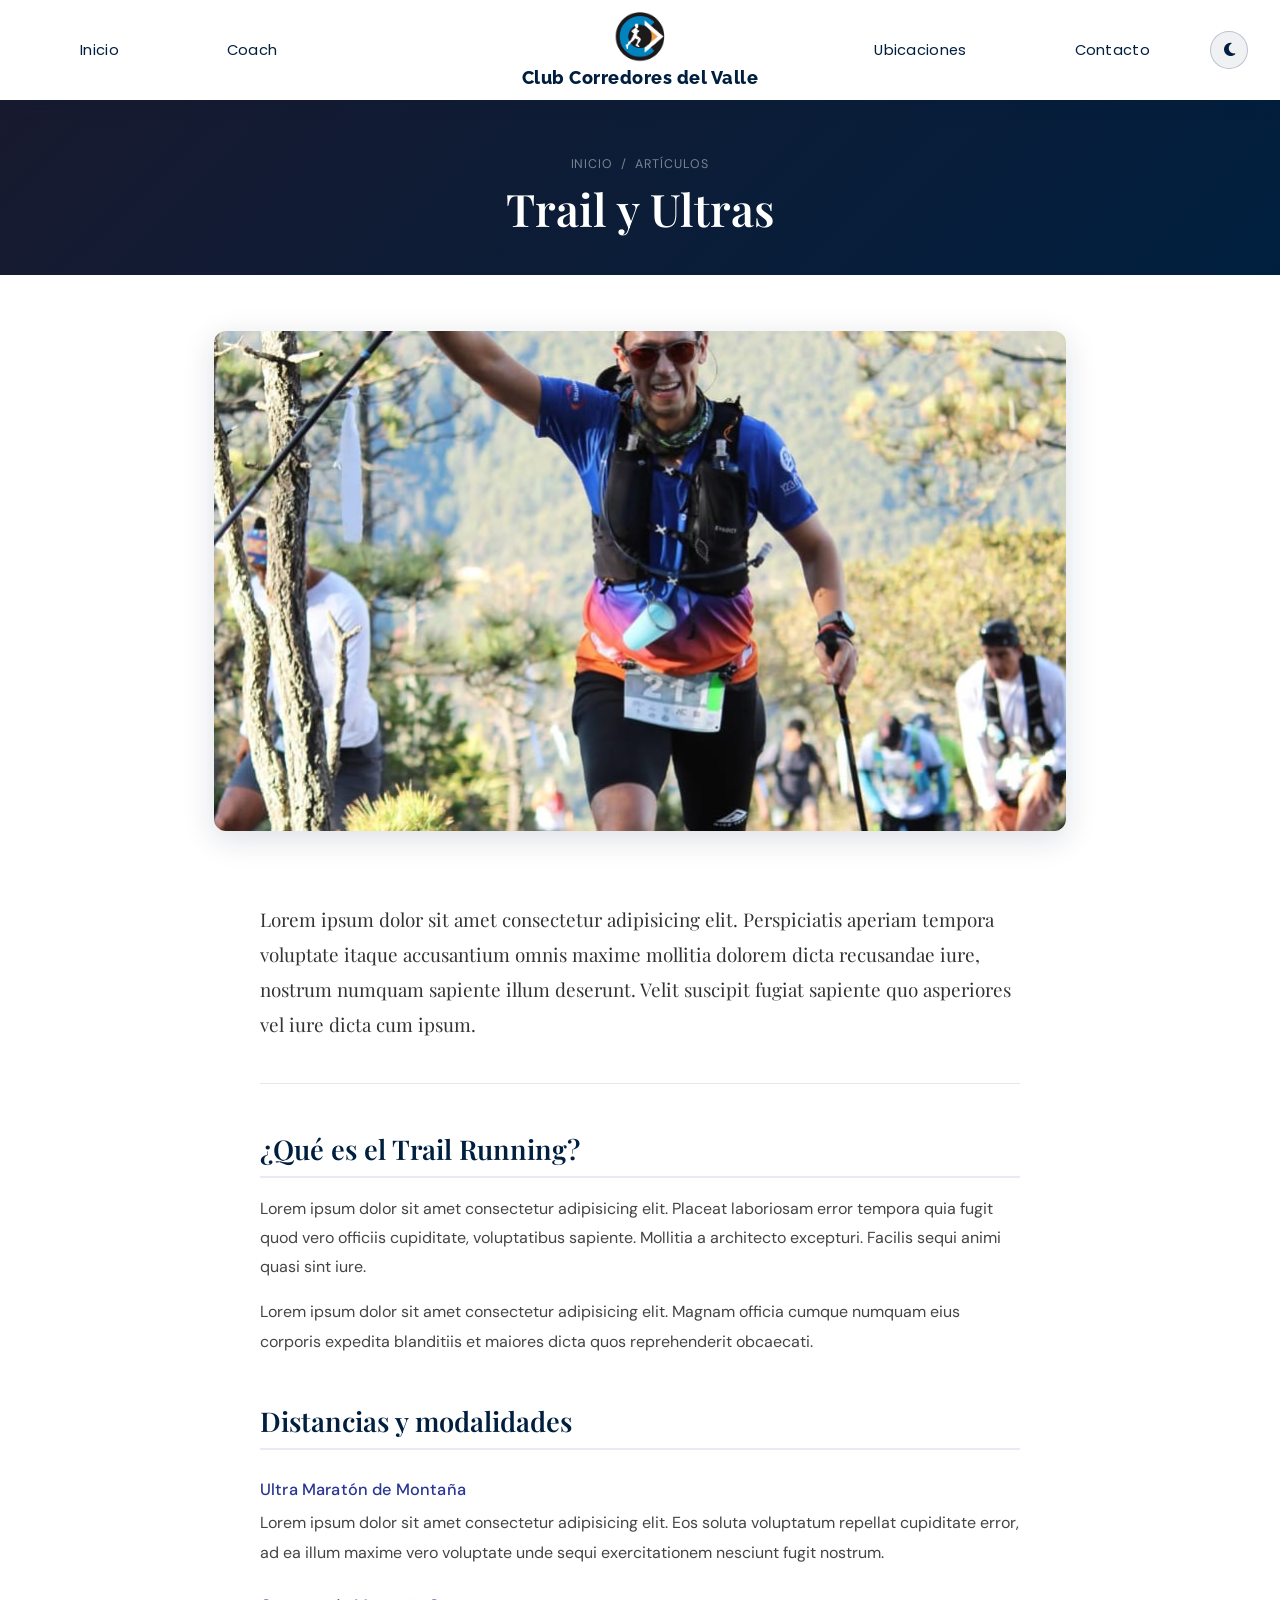
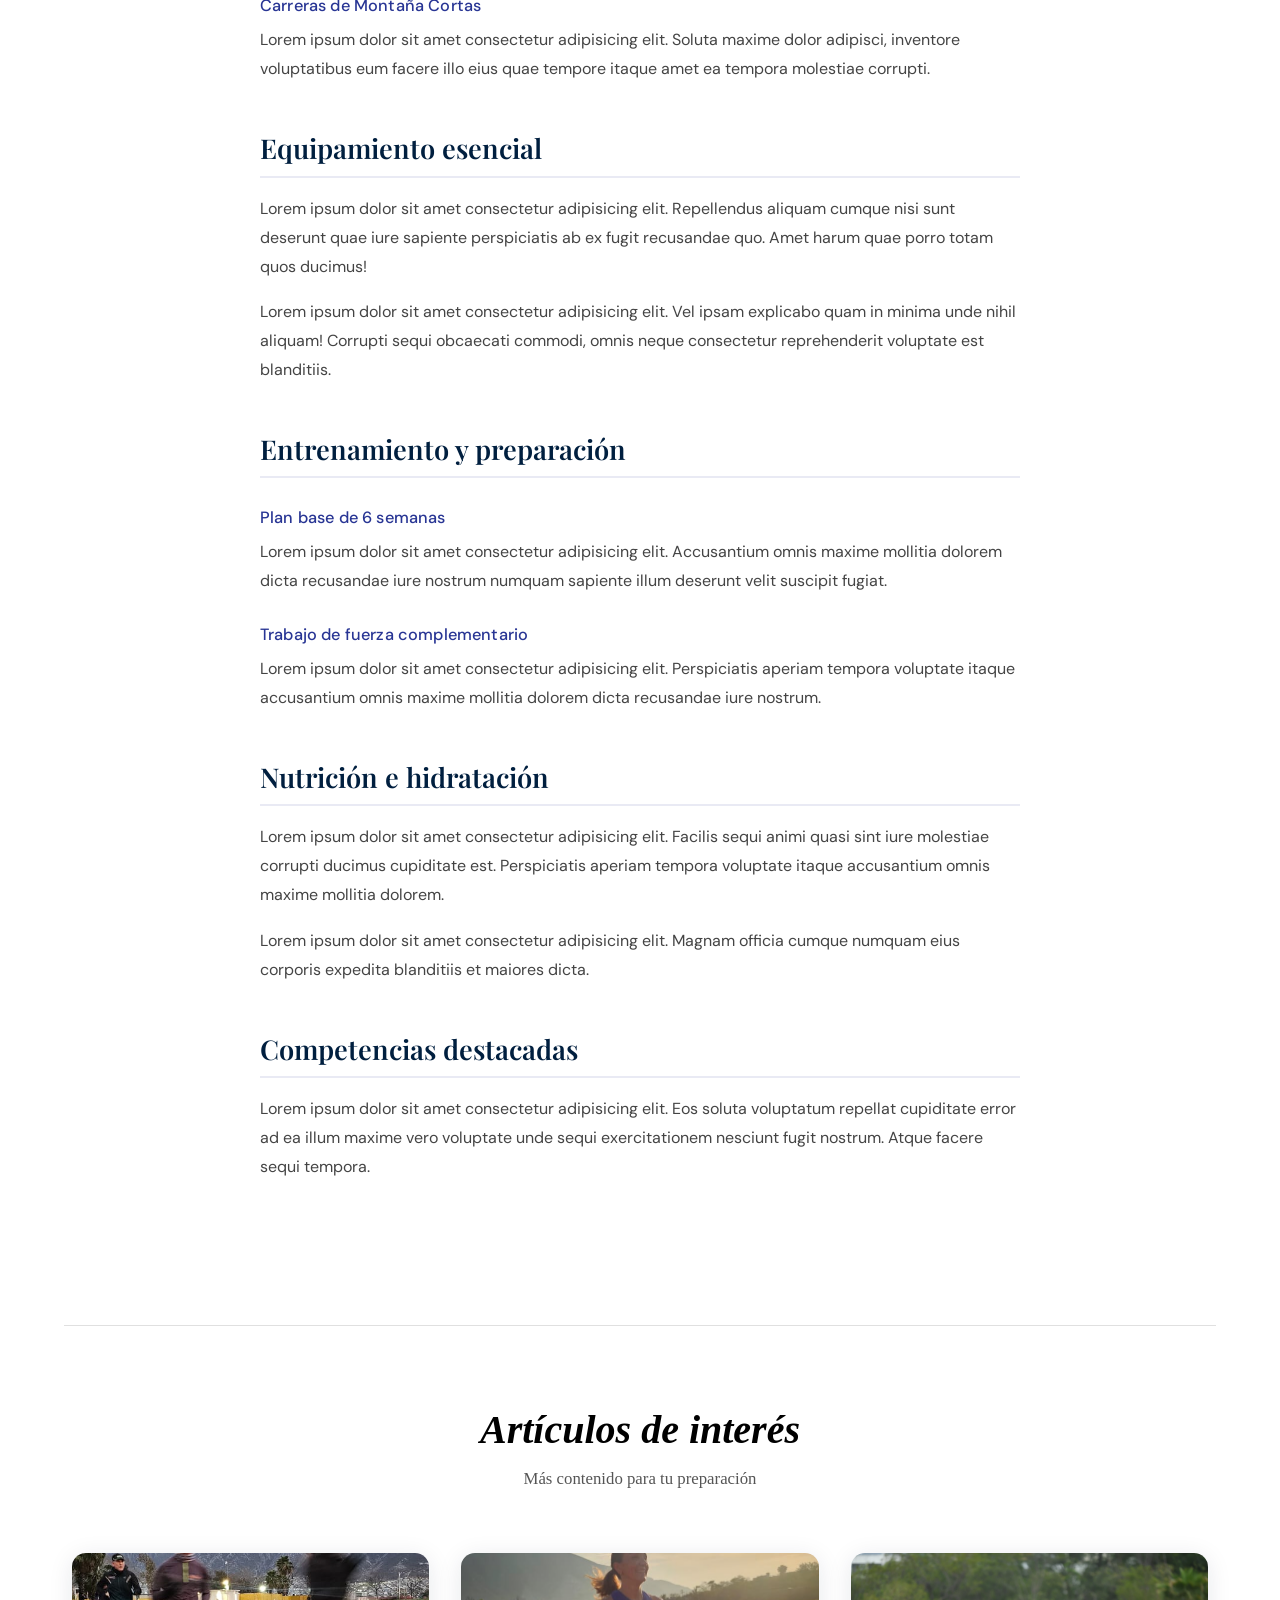
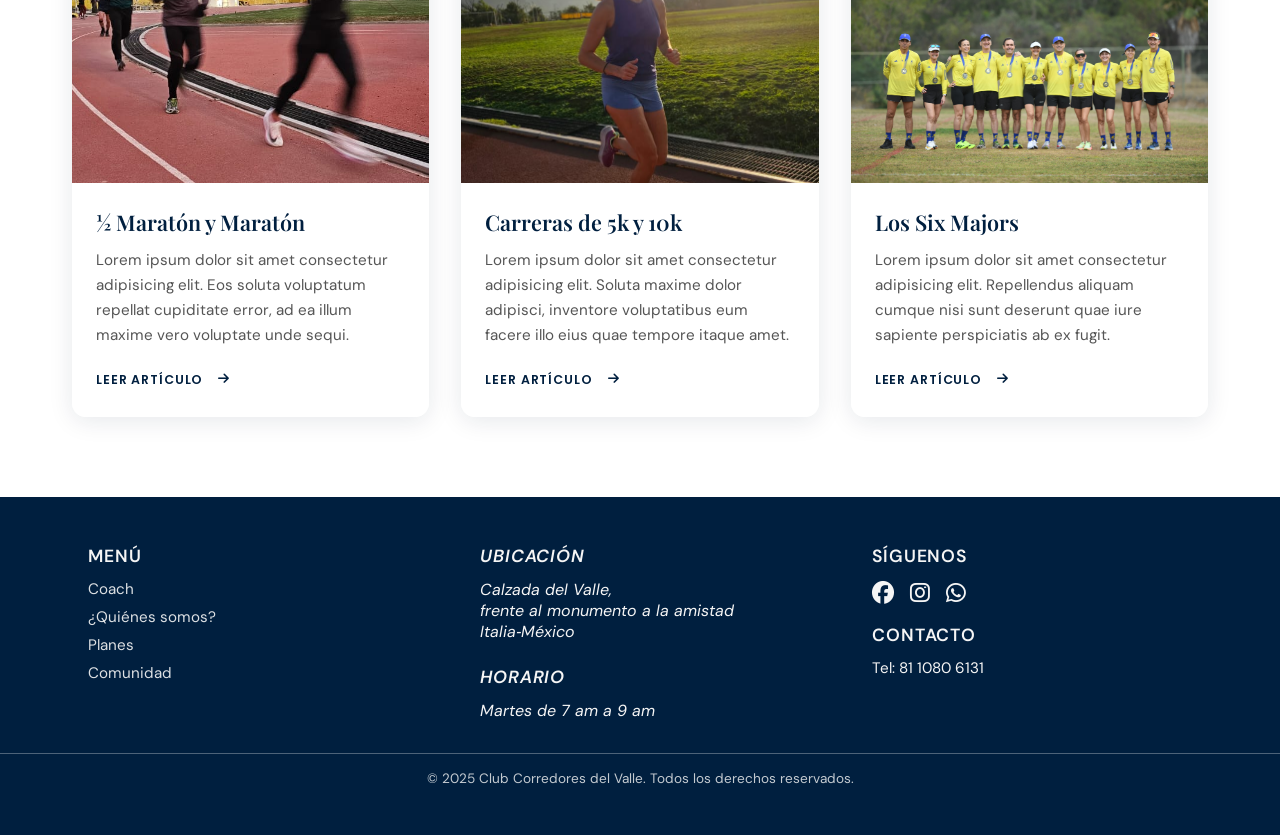
<file: pages/trail.html>
<!DOCTYPE html>
<html lang="es">
<head>
  <meta charset="UTF-8">
  <meta name="viewport" content="width=device-width, initial-scale=1.0">
  <meta name="description" content="Guía completa sobre Trail Running y Ultra Maratones — Club Corredores del Valle.">
  <title>Trail y Ultras — Club Corredores del Valle</title>
  <link rel="icon" type="image/png" href="../assets/logos/Logo.png">
  <link rel="stylesheet" href="../css/main.css">
  <link rel="stylesheet" href="../css/article.css">
  <link rel="stylesheet" href="https://cdnjs.cloudflare.com/ajax/libs/font-awesome/6.5.0/css/all.min.css">
</head>
<body>

  <!-- ============================================================
       NAVBAR — Siempre con fondo (sin hero de imagen)
       ============================================================ -->
  <nav class="navbar scrolled" id="mainNavbar">
    <ul class="nav-links">
      <li><a href="../index.html">Inicio</a></li>
      <li><a href="./coach.html">Coach</a></li>
    </ul>

    <div class="logo">
      <img src="../assets/logos/Logo.png" alt="Logo Club Corredores del Valle" class="Logo_img">
      <p><a href="../index.html" class="link-reset">Club Corredores del Valle</a></p>
    </div>

    <div class="nav-right">
      <ul class="nav-links">
        <li><a href="./ubicaciones.html">Ubicaciones</a></li>
        <li><a href="./contacto.html">Contacto</a></li>
      </ul>

      <button class="dark-mode-toggle" id="darkModeToggle" aria-label="Cambiar a modo oscuro">
        <i class="fa-solid fa-moon"></i>
      </button>
    </div>

    <button class="nav-toggle" id="navToggle" aria-label="Abrir menú" aria-expanded="false">
      <span></span><span></span><span></span>
    </button>
  </nav>

  <!-- ============================================================
       BANNER DE PÁGINA
       ============================================================ -->
  <div class="page-banner">
    <p class="breadcrumb"><a href="../index.html">Inicio</a> &nbsp;/&nbsp; Artículos</p>
    <h1>Trail y Ultras</h1>
  </div>

  <!-- ============================================================
       IMAGEN CENTRAL
       ============================================================ -->
  <div class="article-central-img-wrapper">
    <img src="../assets/images/Trail_img.jpeg" alt="Trail Running y Ultras" class="article-central-img">
  </div>

  <!-- ============================================================
       CUERPO DEL ARTÍCULO
       ============================================================ -->
  <main class="article-wrapper">
    <div class="article-container">

      <p class="article-lead">
        Lorem ipsum dolor sit amet consectetur adipisicing elit. Perspiciatis aperiam tempora voluptate itaque accusantium omnis maxime mollitia dolorem dicta recusandae iure, nostrum numquam sapiente illum deserunt. Velit suscipit fugiat sapiente quo asperiores vel iure dicta cum ipsum.
      </p>

      <section class="article-section">
        <h2>¿Qué es el Trail Running?</h2>
        <p>Lorem ipsum dolor sit amet consectetur adipisicing elit. Placeat laboriosam error tempora quia fugit quod vero officiis cupiditate, voluptatibus sapiente. Mollitia a architecto excepturi. Facilis sequi animi quasi sint iure.</p>
        <p>Lorem ipsum dolor sit amet consectetur adipisicing elit. Magnam officia cumque numquam eius corporis expedita blanditiis et maiores dicta quos reprehenderit obcaecati.</p>
      </section>

      <section class="article-section">
        <h2>Distancias y modalidades</h2>
        <h3>Ultra Maratón de Montaña</h3>
        <p>Lorem ipsum dolor sit amet consectetur adipisicing elit. Eos soluta voluptatum repellat cupiditate error, ad ea illum maxime vero voluptate unde sequi exercitationem nesciunt fugit nostrum.</p>
        <h3>Carreras de Montaña Cortas</h3>
        <p>Lorem ipsum dolor sit amet consectetur adipisicing elit. Soluta maxime dolor adipisci, inventore voluptatibus eum facere illo eius quae tempore itaque amet ea tempora molestiae corrupti.</p>
      </section>

      <section class="article-section">
        <h2>Equipamiento esencial</h2>
        <p>Lorem ipsum dolor sit amet consectetur adipisicing elit. Repellendus aliquam cumque nisi sunt deserunt quae iure sapiente perspiciatis ab ex fugit recusandae quo. Amet harum quae porro totam quos ducimus!</p>
        <p>Lorem ipsum dolor sit amet consectetur adipisicing elit. Vel ipsam explicabo quam in minima unde nihil aliquam! Corrupti sequi obcaecati commodi, omnis neque consectetur reprehenderit voluptate est blanditiis.</p>
      </section>

      <section class="article-section">
        <h2>Entrenamiento y preparación</h2>
        <h3>Plan base de 6 semanas</h3>
        <p>Lorem ipsum dolor sit amet consectetur adipisicing elit. Accusantium omnis maxime mollitia dolorem dicta recusandae iure nostrum numquam sapiente illum deserunt velit suscipit fugiat.</p>
        <h3>Trabajo de fuerza complementario</h3>
        <p>Lorem ipsum dolor sit amet consectetur adipisicing elit. Perspiciatis aperiam tempora voluptate itaque accusantium omnis maxime mollitia dolorem dicta recusandae iure nostrum.</p>
      </section>

      <section class="article-section">
        <h2>Nutrición e hidratación</h2>
        <p>Lorem ipsum dolor sit amet consectetur adipisicing elit. Facilis sequi animi quasi sint iure molestiae corrupti ducimus cupiditate est. Perspiciatis aperiam tempora voluptate itaque accusantium omnis maxime mollitia dolorem.</p>
        <p>Lorem ipsum dolor sit amet consectetur adipisicing elit. Magnam officia cumque numquam eius corporis expedita blanditiis et maiores dicta.</p>
      </section>

      <section class="article-section">
        <h2>Competencias destacadas</h2>
        <p>Lorem ipsum dolor sit amet consectetur adipisicing elit. Eos soluta voluptatum repellat cupiditate error ad ea illum maxime vero voluptate unde sequi exercitationem nesciunt fugit nostrum. Atque facere sequi tempora.</p>
      </section>

    </div>
  </main>

  <hr class="sutil">

  <!-- ============================================================
       ARTÍCULOS DE INTERÉS
       ============================================================ -->
  <div class="txt-maratones">
    <h1>Artículos de interés</h1>
    <p>Más contenido para tu preparación</p>
  </div>

  <section class="closing_divs">
    <div class="viaje-grid">

      <article class="viaje-card">
        <div class="viaje-card__media">
          <img src="../assets/images/opcion1_img_maratones_img.jpeg" alt="Medio Maratón y Maratón">
        </div>
        <div class="viaje-card__body">
          <h2 class="viaje-card__title">½ Maratón y Maratón</h2>
          <p class="viaje-card__desc">Lorem ipsum dolor sit amet consectetur adipisicing elit. Eos soluta voluptatum repellat cupiditate error, ad ea illum maxime vero voluptate unde sequi.</p>
          <a href="#" class="viaje-card__link">Leer artículo &nbsp;<i class="fa-solid fa-arrow-right" aria-hidden="true"></i></a>
        </div>
      </article>

      <article class="viaje-card">
        <div class="viaje-card__media">
          <img src="../assets/images/5y10k_div_img.jpeg" alt="Carreras de 5k y 10k">
        </div>
        <div class="viaje-card__body">
          <h2 class="viaje-card__title">Carreras de 5k y 10k</h2>
          <p class="viaje-card__desc">Lorem ipsum dolor sit amet consectetur adipisicing elit. Soluta maxime dolor adipisci, inventore voluptatibus eum facere illo eius quae tempore itaque amet.</p>
          <a href="#" class="viaje-card__link">Leer artículo &nbsp;<i class="fa-solid fa-arrow-right" aria-hidden="true"></i></a>
        </div>
      </article>

      <article class="viaje-card">
        <div class="viaje-card__media">
          <img src="../assets/images/Boston_hero_img.jpeg" alt="Six Majors del Maratón">
        </div>
        <div class="viaje-card__body">
          <h2 class="viaje-card__title">Los Six Majors</h2>
          <p class="viaje-card__desc">Lorem ipsum dolor sit amet consectetur adipisicing elit. Repellendus aliquam cumque nisi sunt deserunt quae iure sapiente perspiciatis ab ex fugit.</p>
          <a href="#" class="viaje-card__link">Leer artículo &nbsp;<i class="fa-solid fa-arrow-right" aria-hidden="true"></i></a>
        </div>
      </article>

    </div>
  </section>

  <!-- ============================================================
       FOOTER
       ============================================================ -->
  <footer class="footer">
    <div class="footer__inner">

      <div class="footer__col footer__nav" aria-label="Enlaces de pie de página">
        <h4 class="footer__heading">Menú</h4>
        <ul class="footer__list">
          <li class="footer__item"><a href="./coach.html" class="footer__link">Coach</a></li>
          <li class="footer__item"><a href="../index.html#sobre-nosotros" class="footer__link">¿Quiénes somos?</a></li>
          <li class="footer__item"><a href="../index.html#Planes" class="footer__link">Planes</a></li>
          <li class="footer__item"><a href="./comunidad.html" class="footer__link">Comunidad</a></li>
        </ul>
      </div>

      <address class="footer__col footer__address">
        <h4 class="footer__heading">Ubicación</h4>
        <p class="footer__location">
          Calzada del Valle,<br>
          frente al monumento a la amistad Italia‑México
        </p>
        <h4 class="footer__heading footer__heading--separated">Horario</h4>
        <p class="footer__hours">Martes de 7 am a 9 am</p>
      </address>

      <div class="footer__col footer__social" aria-label="Síguenos">
        <h4 class="footer__heading">Síguenos</h4>
        <ul class="footer__social-list">
          <li class="footer__social-item">
            <a href="#" target="_blank" rel="noopener" aria-label="Facebook">
              <i class="fa-brands fa-facebook"></i>
            </a>
          </li>
          <li class="footer__social-item">
            <a href="#" target="_blank" rel="noopener" aria-label="Instagram">
              <i class="fa-brands fa-instagram"></i>
            </a>
          </li>
          <li class="footer__social-item">
            <a href="#" target="_blank" rel="noopener" aria-label="WhatsApp">
              <i class="fa-brands fa-whatsapp"></i>
            </a>
          </li>
        </ul>
        <div class="footer__contact">
          <h4 class="footer__heading">Contacto</h4>
          <p>Tel: 81 1080 6131</p>
        </div>
      </div>

    </div>

    <hr class="footer__divider">

    <div class="footer__copy">
      <p>&copy; 2025 Club Corredores del Valle. Todos los derechos reservados.</p>
    </div>
  </footer>

  <!-- ============================================================
       SCRIPTS
       ============================================================ -->
  <script src="../js/main.js"></script>
  <script>
    (function () {
      const navbar = document.getElementById('mainNavbar');
      function onScroll() {
        navbar.classList.add('scrolled');
      }
      window.addEventListener('scroll', onScroll, { passive: true });
      onScroll();
    })();
  </script>

</body>
</html>
</file>
<file: css/main.css>
/* =====================================================
   CORREDORES DEL VALLE — Stylesheet
   ===================================================== */

/* --- FUENTES (deduplicadas) --- */
@import url('https://fonts.googleapis.com/css2?family=Poppins:wght@200;300;400;500;600&display=swap');
@import url('https://fonts.googleapis.com/css2?family=Raleway:wght@800&display=swap');
@import url('https://fonts.googleapis.com/css2?family=Playfair+Display:ital,wght@0,500;0,600;0,800;1,500&display=swap');
@import url('https://fonts.googleapis.com/css2?family=Work+Sans:wght@200;300;400;600&display=swap');
@import url('https://fonts.googleapis.com/css2?family=DM+Sans:wght@300;400;500&display=swap');
@import url('https://fonts.googleapis.com/css2?family=Cormorant+Garamond:wght@300;400;500&display=swap');
@import url('https://fonts.googleapis.com/css2?family=Lora:wght@400;500&display=swap');

/* --- TOKENS DE COLOR --- */
:root {
  --color-brand-dark:    #001f3f;   
  --color-brand-mid:     #283594;   
  --color-brand-light:   #e8eaf6;   
  --color-accent:        rgba(227, 77, 22, 0.70); 
  --color-accent-soft:   rgba(213, 146, 121, 0.62);
  --color-white:         #ffffff;
  --color-text-dark:     #2e2e2e;
  --color-text-muted:    #555;
  --color-divider-soft:  rgba(0, 0, 0, 0.12);
  --color-divider-hard:  rgba(0, 0, 0, 0.40);

  --navbar-height: 100px;
  --transition-smooth: all 0.35s cubic-bezier(0.4, 0, 0.2, 1);
}

/* =====================================================
   RESET
   ===================================================== */
*, *::before, *::after {
  margin: 0;
  padding: 0;
  box-sizing: border-box;
}

html {
  scroll-behavior: smooth;
  overflow-x: hidden;
}

body {
  overflow-x: hidden;
}

img {
  max-width: 100%;
}

/* =====================================================
   NAVBAR — Fixed, coherente con identidad de marca
   ===================================================== */
.navbar {
  position: fixed;
  top: 0;
  left: 0;
  width: 100%;
  min-height: var(--navbar-height);
  display: flex;
  align-items: center;
  justify-content: space-between;
  padding: 0.5rem 2rem;
  z-index: 1000;
  background-color: transparent;
  transition: var(--transition-smooth);
}

/* Estado scrolled — se activa via JS */
.navbar.scrolled {
  background-color: var(--color-white);
  box-shadow: 0 2px 20px rgba(0, 31, 63, 0.12);
}

/* ---- Logo ---- */
.logo {
  display: flex;
  flex-direction: column;
  align-items: center;
  gap: 0.2rem;
  text-decoration: none;
  flex: 0 0 auto;
  position: absolute;
  left: 50%;
  transform: translateX(-50%);
  z-index: 2;
}

.Logo_img {
  width: 3.2rem;
  height: 3.2rem;
  object-fit: contain;
  transition: var(--transition-smooth);
}

.logo p {
  font-family: 'Raleway', sans-serif;
  font-weight: 800;
  font-size: 1.15rem;
  letter-spacing: 0.5px;
  color: var(--color-white);
  text-align: center;
  transition: var(--transition-smooth);
}

.navbar.scrolled .logo p {
  color: var(--color-brand-dark);
}

.link-reset {
  all: unset;
  cursor: pointer;
  color: inherit;
  font-family: inherit;
  font-weight: inherit;
  font-size: inherit;
  letter-spacing: inherit;
  text-align: inherit;
  display: inline;
}

/* ---- Agrupador lado derecho del nav ---- */
.nav-links:first-of-type {
  flex: 0 0 auto;
}

.nav-right {
  flex: 0 0 auto;
  display: flex;
  align-items: center;
  justify-content: flex-end;
  gap: 0.75rem;
}

/* ---- Nav links ---- */
.nav-links {
  display: flex;
  list-style: none;
  gap: 0.75rem;
  align-items: center;
}

.nav-links a {
  position: relative;
  display: inline-block;
  padding: 1rem 3rem;
  color: var(--color-white);
  text-decoration: none;
  font-family: 'Poppins', sans-serif;
  font-weight: 400;
  font-size: 0.92rem;
  letter-spacing: 0.3px;
  transition: var(--transition-smooth);
}

/* Línea inferior animada */
.nav-links a::after {
  content: "";
  position: absolute;
  bottom: 0;
  left: 50%;
  transform: translateX(-50%);
  height: 2px;
  width: 0;
  background-color: var(--color-brand-mid);
  transition: width 0.3s cubic-bezier(0.4, 0, 0.2, 1);
  border-radius: 2px;
}

.nav-links a:hover {
  color: var(--color-brand-light);
}

.nav-links a:hover::after {
  width: 70%;
}

/* Cuando navbar está scrolled, los links adoptan color oscuro */
.navbar.scrolled .nav-links a {
  color: var(--color-brand-dark);
}

.navbar.scrolled .nav-links a:hover {
  color: var(--color-brand-mid);
}

.navbar.scrolled .nav-links a::after {
  background-color: var(--color-brand-mid);
}

/* =====================================================
   HERO SECTION
   ===================================================== */
.hero {
  position: relative;
  height: 100vh;
  min-height: 600px;
  width: 100%;
  overflow: hidden;
  display: flex;
  align-items: center;
  justify-content: center;
}

.hero-img {
  position: absolute;
  inset: 0;
  width: 100%;
  height: 100%;
  object-fit: cover;
  object-position: center;
  filter: brightness(0.55);
  z-index: 0;
}

.hero-content {
  position: relative;
  z-index: 1;
  text-align: center;
  padding: 0 1.5rem;
  max-width: 750px;
  width: 100%;
  display: flex;
  flex-direction: column;
  align-items: center;
  gap: 1.25rem;
  margin-top: var(--navbar-height); /* Compensar navbar fija */
}

.hero_h1 {
  font-family: 'Work Sans', sans-serif;
  font-weight: 300;
  font-size: clamp(2rem, 5vw, 3.4rem);
  letter-spacing: 1px;
  line-height: 1.15;
  color: var(--color-white);
}

.hero_text {
  font-family: 'Work Sans', sans-serif;
  font-weight: 300;
  font-size: clamp(1rem, 2vw, 1.15rem);
  color: #e0e0e0;
  max-width: 520px;
}

.btn {
  background-color: var(--color-white);
  color: var(--color-brand-dark);
  padding: 0.75rem 2rem;
  border-radius: 6px;
  text-decoration: none;
  font-family: 'Poppins', sans-serif;
  font-weight: 600;
  font-size: 0.9rem;
  letter-spacing: 0.5px;
  margin-top: 0.5rem;
  display: inline-block;
  transition: var(--transition-smooth);
  border: 2px solid var(--color-white);
}

.btn:hover {
  background-color: var(--color-brand-dark);
  color: var(--color-white);
  border-color: var(--color-brand-dark);
}

/* =====================================================
   SECCIÓN: SOBRE NOSOTROS
   ===================================================== */
.Info_Container {
  padding: 5rem 2rem 4rem;
  background: var(--color-white);
  display: flex;
  flex-direction: column;
  align-items: center;
  gap: 2rem;
}

.title_infoContainer h2 {
  font-size: clamp(2rem, 4vw, 3rem);
  color: var(--color-brand-dark);
  font-family: 'DM Sans', sans-serif;
  margin: 0;
  text-align: center;
}

.txt_Nosotros {
  width: 100%;
  display: flex;
  justify-content: center;
}

.txt_Nosotros p {
  background: var(--color-brand-mid);
  color: var(--color-white);
  font-size: 1.4rem;
  font-family: 'Playfair Display', serif;
  border-radius: 0.75rem;
  max-width: 900px;
  width: 100%;
  padding: 1.25rem 2rem;
  text-align: justify;
  box-shadow: 0 4px 20px rgba(40, 53, 148, 0.2);
}

/* =====================================================
   DIVISORES
   ===================================================== */
hr.sutil {
  border: none;
  border-top: 1px solid var(--color-divider-soft);
  margin: 0 auto;
  width: 90%;
}

hr.fuerte {
  border: none;
  border-top: 1px solid var(--color-divider-hard);
  margin: 0 auto;
  width: 90%;
}

/* =====================================================
   SECCIÓN: CARRERAS
   ===================================================== */
.carreras_container {
  display: flex;
  justify-content: center;
  align-items: flex-start;
  padding: 4rem 2rem;
  max-width: 1200px;
  margin: 0 auto;
}

.father_img_container {
  display: flex;
  flex-direction: row;
  gap: 3rem;
  flex-wrap: wrap;
  justify-content: center;
}

.carreras_container_img {
  max-width: 335px;
  flex: 1 1 260px;
}

.carreras_img_wrapper {
  height: 510px;
  width: 100%;
  overflow: hidden;
  border-radius: 4px;
}

.carreras_img_wrapper img {
  width: 100%;
  height: 100%;
  object-fit: cover;
  transition: transform 0.55s ease;
  display: block;
}

.carreras_img_wrapper img:hover {
  transform: scale(1.05);
}

.carreras_container_img h1 {
  font-family: 'Playfair Display', serif;
  font-size: 1.55rem;
  color: var(--color-text-dark);
  margin-top: 1rem;
}

.carreras_container_img p {
  font-family: 'DM Sans', sans-serif;
  font-size: 1rem;
  color: var(--color-text-dark);
  margin-top: 1rem;
  line-height: 1.6;
}

.carreras_container_img a {
  display: inline-block;
  margin-top: 1rem;
  text-decoration: underline;
  font-size: 0.85rem;
  color: var(--color-brand-dark);
  text-transform: uppercase;
  font-weight: 600;
  letter-spacing: 0.5px;
  transition: color 0.25s ease;
}

.carreras_container_img a:hover {
  color: var(--color-brand-mid);
}

/* =====================================================
   SECCIÓN: PLANES PERSONALIZADOS
   ===================================================== */
.planesPersonalizados {
  min-height: 100vh;
  display: flex;
  justify-content: center;
  align-items: center;
  background-color: var(--color-white);
  padding: 4rem 2rem;
}

.infoPlan {
  background: linear-gradient(145deg, #283594 0%, #1a296e 55%, #001f3f 100%);
  padding: 4rem 3rem;
  text-align: center;
  color: var(--color-white);
  max-width: 1000px;
  width: 100%;
  border-radius: 4px;
}

.infoPlan h1 {
  font-size: clamp(2rem, 4vw, 3rem);
  font-family: 'DM Sans', sans-serif;
  padding-bottom: 1.5rem;
  padding-top: 2rem;
}

.infoPlan h3 {
  font-size: 1.5rem;
  font-family: 'Raleway', sans-serif;
  padding-bottom: 1.5rem;
  font-weight: 700;
}

.infoPlan h2 {
  font-family: 'Raleway', sans-serif;
  font-size: 1.15rem;
  padding-bottom: 2.5rem;
  font-weight: 400;
}

.infoPlan ul {
  list-style: none;
  padding: 0;
  display: flex;
  flex-direction: row;
  align-items: center;
  justify-content: center;
  gap: 3rem;
  flex-wrap: wrap;
}

.infoPlan li {
  margin-bottom: 0;
}

.infoPlan li a {
  text-decoration: none;
  color: var(--color-white);
  background-color: rgba(0, 0, 0, 0.22);
  padding: 0.6rem 1.4rem;
  border-radius: 8px;
  display: inline-block;
  font-family: 'Poppins', sans-serif;
  font-size: 0.9rem;
  transition: background 0.3s ease;
}

.infoPlan li a:hover {
  background-color: rgba(255, 255, 255, 0.22);
}

/* =====================================================
   SECCIÓN: MARATONES
   ===================================================== */
.txt-maratones {
  text-align: center;
  padding: 5rem 2rem 2rem;
}

.txt-maratones h1 {
  font-size: 2.5rem;
  font-family: 'Georgia', serif;
  font-style: italic;
  padding-bottom: 1rem;
}

.txt-maratones p {
  font-size: 1.05rem;
  color: var(--color-text-muted);
  max-width: 500px;
  margin: 0 auto;
}

.maratones {
  display: flex;
  flex-direction: row;
  max-width: 1200px;
  margin: 0 auto;
  padding: 3rem 2rem 4rem;
  gap: 2.5rem;
  align-items: stretch;
}

.maraton-card {
  display: flex;
  flex-direction: column;
  gap: 0.6rem;
}

.maraton-card img {
  width: 100%;
  height: auto;
  object-fit: cover;
  border-radius: 6px;
}

.maraton-card h2 {
  font-family: 'Georgia', serif;
  font-size: 1.15rem;
  color: var(--color-text-dark);
}

.maraton-card p {
  font-size: 0.95rem;
  color: #444;
  line-height: 1.5;
}

.maraton-card a {
  font-size: 0.82rem;
  color: var(--color-brand-dark);
  text-decoration: underline;
  text-transform: uppercase;
  font-weight: 700;
  letter-spacing: 0.5px;
  transition: color 0.25s ease;
}

.maraton-card a:hover {
  color: var(--color-brand-mid);
}

.columna_izquierda.grande {
  flex: 1.5;
}

.columna_izquierda.grande img {
  flex: 1;
  height: 0; /* flex: 1 controla la altura en columna */
  min-height: 420px;
  width: 100%;
  object-fit: cover;
  border-radius: 6px;
}

.columna_derecha {
  flex: 1.5;
}

.maraton-grid {
  display: grid;
  grid-template-columns: repeat(auto-fit, minmax(220px, 1fr));
  gap: 2rem;
}

.italic {
  font-style: italic;
}

/* =====================================================
   SECCIÓN: NUESTRO VIAJE
   ===================================================== */
.closing_divs {
  padding: 2rem 2rem 5rem;
  max-width: 1200px;
  margin: 0 auto;
}

/* Grid de 3 tarjetas */
.viaje-grid {
  display: grid;
  grid-template-columns: repeat(3, 1fr);
  gap: 2rem;
}

/* Tarjeta */
.viaje-card {
  border-radius: 14px;
  overflow: hidden;
  box-shadow: 0 4px 24px rgba(0, 31, 63, 0.1);
  display: flex;
  flex-direction: column;
  transition: transform 0.32s cubic-bezier(0.4, 0, 0.2, 1),
              box-shadow 0.32s cubic-bezier(0.4, 0, 0.2, 1);
  background: #fff;
}

.viaje-card:hover {
  transform: translateY(-7px);
  box-shadow: 0 16px 44px rgba(0, 31, 63, 0.16);
}

/* Área de imagen/gradiente */
.viaje-card__media {
  height: 230px;
  overflow: hidden;
  position: relative;
  flex-shrink: 0;
}

.viaje-card__media img {
  width: 100%;
  height: 100%;
  object-fit: cover;
  display: block;
  transition: transform 0.55s ease;
}

.viaje-card:hover .viaje-card__media img {
  transform: scale(1.06);
}

/* Variante sin imagen — gradiente de marca */
.viaje-card__media--gradient {
  background: linear-gradient(145deg, #283594 0%, #1a296e 55%, #001f3f 100%);
  display: flex;
  align-items: center;
  justify-content: center;
}

.viaje-card__icon {
  font-size: 3.2rem;
  color: rgba(255, 255, 255, 0.3);
  pointer-events: none;
}

/* Cuerpo de texto */
.viaje-card__body {
  padding: 1.6rem 1.5rem 1.75rem;
  display: flex;
  flex-direction: column;
  flex: 1;
  background: #fff;
}

.viaje-card__number {
  font-family: 'DM Sans', sans-serif;
  font-size: 0.7rem;
  font-weight: 500;
  letter-spacing: 0.14em;
  color: var(--color-brand-mid);
  text-transform: uppercase;
  margin-bottom: 0.6rem;
}

.viaje-card__title {
  font-family: 'Playfair Display', serif;
  font-size: 1.35rem;
  font-weight: 600;
  color: var(--color-brand-dark);
  margin-bottom: 0.75rem;
  line-height: 1.25;
}

.viaje-card__desc {
  font-family: 'DM Sans', sans-serif;
  font-size: 0.95rem;
  color: #555;
  line-height: 1.65;
  flex: 1;
  margin-bottom: 1.4rem;
}

.viaje-card__link {
  display: inline-flex;
  align-items: center;
  gap: 0.45rem;
  font-family: 'Poppins', sans-serif;
  font-size: 0.78rem;
  font-weight: 600;
  letter-spacing: 0.07em;
  text-transform: uppercase;
  color: var(--color-brand-dark);
  text-decoration: none;
  transition: gap 0.25s ease, color 0.25s ease;
}

.viaje-card__link:hover {
  gap: 0.8rem;
  color: var(--color-brand-mid);
}

/* =====================================================
   FOOTER (sin modificaciones estructurales)
   ===================================================== */
.footer {
  width: 100%;
  background: var(--color-brand-dark);
  color: #f5f5f5;
  padding: 3rem 0;
  font-family: 'DM Sans', sans-serif;
  font-weight: 400;
  box-sizing: border-box;
}

.footer__inner {
  max-width: 1200px;
  margin: 0 auto;
  padding: 0 3rem;
  display: flex;
  flex-wrap: wrap;
  justify-content: space-between;
  gap: 2rem;
}

.footer__col {
  flex: 1 1 280px;
  max-width: 320px;
  text-align: left;
}

.footer__heading {
  font-size: 1.1rem;
  font-weight: 600;
  text-transform: uppercase;
  letter-spacing: 0.05em;
  margin-bottom: 0.75rem;
}

.footer__heading--separated {
  margin-top: 1.5rem;
}

.footer__list,
.footer__social-list {
  list-style: none;
  padding: 0;
  margin: 0;
}

.footer__list .footer__item {
  margin-bottom: 0.5rem;
  font-size: 0.95rem;
}

.footer__link {
  text-decoration: none;
  color: inherit;
  opacity: 0.9;
  transition: opacity 0.2s;
}

.footer__link:hover {
  opacity: 0.7;
}

.footer__social-list {
  display: flex;
  gap: 1rem;
  margin-bottom: 1rem;
}

.footer__social-item a {
  font-size: 1.4rem;
  color: inherit;
  transition: color 0.2s;
}

.footer__social-item a:hover {
  color: var(--color-white);
}

.footer__contact {
  margin-top: 1rem;
  font-size: 0.95rem;
}

.footer__divider {
  border: none;
  margin: 2rem 0 1rem;
  background: rgba(255, 255, 255, 0.3);
  height: 1.5px;
}

.footer__copy {
  text-align: center;
  font-size: 0.85rem;
  opacity: 0.8;
  padding: 0 2rem;
}

/* =====================================================
   RESPONSIVE
   ===================================================== */

/* ── 1024px: tablet landscape / laptop estrecho ── */
@media (max-width: 1024px) {
  .nav-links a {
    padding: 1rem 1.75rem;
  }
}

@media (max-width: 900px) {
  .father_img_container {
    flex-direction: column;
    align-items: center;
  }

  .carreras_img_wrapper {
    height: 360px;
  }

  .maratones {
    flex-direction: column;
    align-items: stretch;
  }

  .columna_izquierda.grande {
    width: 100%;
  }

  .columna_izquierda.grande img {
    min-height: 320px;
    height: 320px;
    flex: none;
  }

  .infoPlan ul {
    gap: 1.5rem;
  }

  /* Viaje grid: 2 columnas en tablet */
  .viaje-grid {
    grid-template-columns: repeat(2, 1fr);
  }
}

@media (max-width: 640px) {
  /* ── Hero ── */
  .hero-content {
    padding: 0 1.25rem;
    gap: 1rem;
  }

  .btn {
    padding: 0.7rem 1.75rem;
    font-size: 0.9rem;
    min-height: 44px;
    display: inline-flex;
    align-items: center;
    justify-content: center;
  }

  /* ── Sobre Nosotros ── */
  .Info_Container {
    padding: 2.5rem 1.25rem 2rem;
    gap: 1rem;
  }

  .title_infoContainer h2 {
    font-size: clamp(1.6rem, 6vw, 2rem);
  }

  .txt_Nosotros p {
    font-size: 1rem;
    padding: 1rem 1.25rem;
    line-height: 1.7;
  }

  /* ── Carreras: carrusel horizontal deslizable ── */
  .carreras_container {
    padding: 2rem 0 2.5rem;
    max-width: 100%;
    /* sin overflow:hidden para permitir scroll del carrusel hijo */
  }

  .father_img_container {
    flex-direction: row;
    flex-wrap: nowrap;
    align-items: flex-start;
    justify-content: flex-start;
    overflow-x: auto;
    scroll-snap-type: x mandatory;
    -webkit-overflow-scrolling: touch;
    gap: 1rem;
    padding: 0 1.25rem 0.75rem;
    scrollbar-width: none;
    -ms-overflow-style: none;
  }

  .father_img_container::-webkit-scrollbar {
    display: none;
  }

  .carreras_container_img {
    flex: 0 0 72vw;
    max-width: 72vw;
    scroll-snap-align: start;
  }

  .carreras_img_wrapper {
    height: 240px;
  }

  /* ── Planes ── */
  .planesPersonalizados {
    min-height: auto;
    padding: 2.5rem 1rem;
  }

  .infoPlan {
    padding: 2rem 1.25rem 2.25rem;
    border-radius: 10px;
  }

  .infoPlan h1 {
    font-size: 1.65rem;
    padding-top: 0;
    padding-bottom: 0.75rem;
  }

  .infoPlan h3 {
    font-size: 1.05rem;
    padding-bottom: 0.75rem;
  }

  .infoPlan h2 {
    font-size: 0.95rem;
    padding-bottom: 1.25rem;
  }

  .infoPlan ul {
    flex-direction: column;
    gap: 0.75rem;
  }

  .infoPlan li a {
    width: 100%;
    text-align: center;
    min-height: 44px;
    display: flex;
    align-items: center;
    justify-content: center;
  }

  /* ── Maratones ── */
  .txt-maratones {
    padding: 2.5rem 1.25rem 1.25rem;
  }

  .txt-maratones h1 {
    font-size: 1.85rem;
  }

  .maratones {
    padding: 1.5rem 1.25rem 3rem;
  }

  .columna_izquierda.grande img {
    min-height: 210px;
    height: 210px;
    flex: none;
  }

  /* Grid de artículos: 2 columnas en móvil */
  .maraton-grid {
    grid-template-columns: repeat(2, 1fr);
    gap: 1rem;
  }

  .maraton-grid .maraton-card img {
    height: 130px;
    width: 100%;
    object-fit: cover;
  }

  .maraton-card h2 {
    font-size: 0.92rem;
  }

  .maraton-card p {
    font-size: 0.82rem;
    line-height: 1.45;
  }

  /* ── Nuestro Viaje ── */
  .closing_divs {
    padding: 1.5rem 1.25rem 3rem;
  }

  .viaje-grid {
    grid-template-columns: 1fr;
    gap: 1.25rem;
  }

  .viaje-card__media {
    height: 170px;
  }

  /* ── Footer ── */
  .footer__inner {
    display: grid;
    grid-template-columns: 1fr 1fr;
    align-items: start;
    gap: 2rem 1.5rem;
    padding: 2rem 1.25rem 0;
  }

  .footer__col {
    max-width: 100%;
  }

  .footer__social {
    grid-column: 1 / -1;
    display: flex;
    flex-wrap: wrap;
    align-items: center;
    gap: 0.75rem 2rem;
  }

  .footer__social > .footer__heading {
    width: 100%;
    margin-bottom: 0.25rem;
  }

  .footer__contact {
    margin-top: 0;
  }

  .footer__heading {
    font-size: 0.72rem;
    letter-spacing: 0.09em;
    text-transform: uppercase;
    opacity: 0.6;
    margin-bottom: 0.75rem;
  }

  .footer__social-item a {
    font-size: 1.5rem;
  }
}

/* ── Botón modo oscuro — circular ── */
.dark-mode-toggle {
  width: 38px;
  height: 38px;
  border-radius: 50%;
  border: 1.5px solid rgba(255, 255, 255, 0.35);
  background: rgba(255, 255, 255, 0.14);
  backdrop-filter: blur(8px);
  -webkit-backdrop-filter: blur(8px);
  color: var(--color-white);
  font-size: 0.95rem;
  display: flex;
  align-items: center;
  justify-content: center;
  flex-shrink: 0;
  cursor: pointer;
  transition: var(--transition-smooth);
  padding: 0;
}

.navbar.scrolled .dark-mode-toggle {
  border-color: rgba(0, 31, 63, 0.22);
  background: rgba(0, 31, 63, 0.06);
  color: var(--color-brand-dark);
}

.dark-mode-toggle:hover {
  background: rgba(255, 255, 255, 0.28);
  transform: scale(1.08);
}

.navbar.scrolled .dark-mode-toggle:hover {
  background: rgba(0, 31, 63, 0.12);
  transform: scale(1.08);
}

/* ── Hamburger toggle button ── */
.nav-toggle {
  display: none;
  flex-direction: column;
  justify-content: space-between;
  width: 24px;
  height: 18px;
  background: none;
  border: none;
  cursor: pointer;
  padding: 0;
  z-index: 1100;
  flex-shrink: 0;
}

.nav-toggle span {
  display: block;
  height: 2px;
  width: 100%;
  background-color: var(--color-white);
  border-radius: 2px;
  transition: transform 0.3s cubic-bezier(0.4, 0, 0.2, 1), opacity 0.2s ease;
  transform-origin: center;
}

.navbar.scrolled .nav-toggle span,
.navbar.nav-open .nav-toggle span {
  background-color: var(--color-brand-dark);
}

.nav-toggle.open span:nth-child(1) { transform: translateY(8px) rotate(45deg); }
.nav-toggle.open span:nth-child(2) { opacity: 0; transform: scaleX(0); }
.nav-toggle.open span:nth-child(3) { transform: translateY(-8px) rotate(-45deg); }

@keyframes slideDown {
  from { opacity: 0; transform: translateY(-6px); }
  to   { opacity: 1; transform: translateY(0); }
}

/* =====================================================
   RESPONSIVE — 768px (hamburger menu)
   ===================================================== */
@media (max-width: 768px) {
  :root { --navbar-height: 64px; }

  .nav-toggle { display: flex; }

  .navbar {
    padding: 0 1.25rem;
    flex-wrap: wrap;
    height: auto;
    min-height: var(--navbar-height);
    align-items: center;
  }

  .navbar.nav-open {
    background-color: var(--color-white);
    box-shadow: 0 4px 20px rgba(0, 31, 63, 0.12);
  }

  .navbar.nav-open .logo p { color: var(--color-brand-dark); }

  .navbar.nav-open .dark-mode-toggle {
    border-color: rgba(0, 31, 63, 0.22);
    background: rgba(0, 31, 63, 0.06);
    color: var(--color-brand-dark);
  }

  .logo {
    order: 1;
    flex: 1;
    flex-direction: row;
    justify-content: flex-start;
    gap: 0.6rem;
    position: static;
    transform: none;
  }

  .Logo_img { width: 2.4rem; height: 2.4rem; }
  .logo p   { font-size: 0.88rem; }

  /* nav-right se disuelve en mobile: sus hijos son flex-items directos del navbar */
  .nav-right { display: contents; }

  .dark-mode-toggle { order: 2; margin-right: 0.25rem; }
  .nav-toggle { order: 3; }

  .nav-links {
    display: none;
    order: 4;
    width: 100%;
    flex-direction: column;
    gap: 0;
    background: var(--color-white);
  }

  .nav-links:first-of-type {
    flex: initial; /* reset del flex: 1 de desktop */
    border-top: 2px solid var(--color-brand-mid);
    margin-top: 0.4rem;
    animation: slideDown 0.28s ease both;
  }

  .nav-links:last-of-type {
    border-top: 1px solid var(--color-brand-light);
    animation: slideDown 0.32s ease both;
    padding-bottom: 0.5rem;
  }

  .navbar.nav-open .nav-links { display: flex; }

  .nav-links a {
    color: var(--color-brand-dark) !important;
    padding: 0.85rem 1.5rem;
    font-size: 0.95rem;
    border-bottom: 1px solid rgba(0, 0, 0, 0.06);
    display: block;
    width: 100%;
    transition: background 0.2s ease, padding-left 0.2s ease;
  }

  .nav-links a:hover {
    background-color: var(--color-brand-light);
    padding-left: 2rem;
    color: var(--color-brand-mid) !important;
  }

  .nav-links a::after    { display: none; }
  .nav-links li:last-child a { border-bottom: none; }

  /* Touch targets */
  .btn {
    min-height: 44px;
    display: inline-flex;
    align-items: center;
    justify-content: center;
  }

  .infoPlan li a {
    min-height: 44px;
    display: flex;
    align-items: center;
    justify-content: center;
  }

}

/* =====================================================
   RESPONSIVE — 400px (very small phones)
   ===================================================== */
@media (max-width: 400px) {
  .logo p           { display: none; }
  .Logo_img         { width: 2rem; height: 2rem; }

  .Info_Container   { padding: 3rem 1rem 2.5rem; }

  /* Carreras: tarjeta un poco más ancha en pantallas muy pequeñas */
  .carreras_container_img {
    flex: 0 0 82vw;
    max-width: 82vw;
  }

  .carreras_img_wrapper { height: 210px; }

  /* Maratones: volver a 1 columna en pantallas muy pequeñas */
  .maraton-grid {
    grid-template-columns: 1fr;
  }

  .maraton-grid .maraton-card img {
    height: auto;
  }
}

/* =====================================================
   MODO OSCURO
   ===================================================== */
html.dark-mode {
  color-scheme: dark;
}

.dark-mode body {
  background-color: #0f172a;
  color: #e2e8f0;
}

/* Navbar */
.dark-mode .navbar.scrolled {
  background-color: #1a2035;
  box-shadow: 0 2px 20px rgba(0, 0, 0, 0.5);
}

.dark-mode .navbar.scrolled .logo p { color: #e2e8f0; }

.dark-mode .navbar.scrolled .nav-links a { color: #e2e8f0; }
.dark-mode .navbar.scrolled .nav-links a:hover { color: #93c5fd; }

.dark-mode .navbar.scrolled .nav-toggle span,
.dark-mode .navbar.nav-open .nav-toggle span { background-color: #e2e8f0; }

.dark-mode .navbar.scrolled .dark-mode-toggle {
  border-color: rgba(255, 255, 255, 0.2);
  background: rgba(255, 255, 255, 0.1);
  color: #e2e8f0;
}

.dark-mode .dark-mode-toggle:hover {
  background: rgba(255, 255, 255, 0.2);
}

/* Círculo blanco sólido detrás del logo en modo oscuro */
.dark-mode .Logo_img {
  border-radius: 50%;
  background-color: #fff;
  box-shadow: 0 0 0 4.5px #fff;
}

.dark-mode .navbar.nav-open {
  background-color: #1a2035;
  box-shadow: 0 4px 20px rgba(0, 0, 0, 0.5);
}

.dark-mode .navbar.nav-open .logo p { color: #e2e8f0; }

@media (max-width: 768px) {
  .dark-mode .nav-links {
    background: #1a2035;
  }

  .dark-mode .nav-links a {
    color: #e2e8f0 !important;
    border-bottom-color: rgba(255, 255, 255, 0.06) !important;
  }

  .dark-mode .nav-links a:hover {
    background-color: rgba(255, 255, 255, 0.05) !important;
    color: #93c5fd !important;
    padding-left: 2rem;
  }

  .dark-mode .navbar.nav-open .dark-mode-toggle {
    border-color: rgba(255, 255, 255, 0.2);
    background: rgba(255, 255, 255, 0.1);
    color: #e2e8f0;
  }

  /* Carreras: fondo oscuro entre las tarjetas del carrusel */
  .dark-mode .carreras_container {
    background: #0f172a;
  }
}

/* Secciones index */
.dark-mode .Info_Container { background: #1e293b; }
.dark-mode .title_infoContainer h2 { color: #93c5fd; }
.dark-mode .txt_Nosotros p {
  background: rgba(40, 53, 148, 0.55);
  box-shadow: 0 4px 20px rgba(0, 0, 0, 0.3);
}

.dark-mode hr.sutil  { border-top-color: rgba(255, 255, 255, 0.07); }
.dark-mode hr.fuerte { border-top-color: rgba(255, 255, 255, 0.15); }

.dark-mode .carreras_container_img h1 { color: #e2e8f0; }
.dark-mode .carreras_container_img p  { color: #94a3b8; }
.dark-mode .carreras_container_img a  { color: #93c5fd; }
.dark-mode .carreras_container_img a:hover { color: #60a5fa; }

.dark-mode .planesPersonalizados { background-color: #0f172a; }

.dark-mode .txt-maratones h1 { color: #e2e8f0; }
.dark-mode .txt-maratones p  { color: #94a3b8; }

.dark-mode .maraton-card h2 { color: #e2e8f0; }
.dark-mode .maraton-card p  { color: #94a3b8; }
.dark-mode .maraton-card a  { color: #93c5fd; }
.dark-mode .maraton-card a:hover { color: #60a5fa; }

/* Tarjetas Nuestro Viaje */
.dark-mode .viaje-card {
  background: #1e293b;
  box-shadow: 0 4px 24px rgba(0, 0, 0, 0.35);
}

.dark-mode .viaje-card:hover {
  box-shadow: 0 16px 44px rgba(0, 0, 0, 0.5);
}

.dark-mode .viaje-card__body { background: #1e293b; }
.dark-mode .viaje-card__number { color: #93c5fd; }
.dark-mode .viaje-card__title  { color: #e2e8f0; }
.dark-mode .viaje-card__desc   { color: #94a3b8; }
.dark-mode .viaje-card__link   { color: #93c5fd; }
.dark-mode .viaje-card__link:hover { color: #60a5fa; }
</file>
<file: corredoresValle.css>
/* =====================================================
   CORREDORES DEL VALLE — Stylesheet
   Versión optimizada y limpia
   ===================================================== */

/* --- FUENTES (deduplicadas) --- */
@import url('https://fonts.googleapis.com/css2?family=Poppins:wght@200;300;400;500;600&display=swap');
@import url('https://fonts.googleapis.com/css2?family=Raleway:wght@800&display=swap');
@import url('https://fonts.googleapis.com/css2?family=Playfair+Display:ital,wght@0,500;0,600;0,800;1,500&display=swap');
@import url('https://fonts.googleapis.com/css2?family=Work+Sans:wght@200;300;400;600&display=swap');
@import url('https://fonts.googleapis.com/css2?family=DM+Sans:wght@300;400;500&display=swap');
@import url('https://fonts.googleapis.com/css2?family=Cormorant+Garamond:wght@300;400;500&display=swap');
@import url('https://fonts.googleapis.com/css2?family=Lora:wght@400;500&display=swap');

/* --- TOKENS DE COLOR --- */
:root {
  --color-brand-dark:    #001f3f;   /* Azul marino (footer) */
  --color-brand-mid:     #283594;   /* Azul medio */
  --color-brand-light:   #e8eaf6;   /* Azul muy suave para hover bg */
  --color-accent:        rgba(227, 77, 22, 0.70); /* Naranja (planes) */
  --color-accent-soft:   rgba(213, 146, 121, 0.62);
  --color-white:         #ffffff;
  --color-text-dark:     #2e2e2e;
  --color-text-muted:    #555;
  --color-divider-soft:  rgba(0, 0, 0, 0.12);
  --color-divider-hard:  rgba(0, 0, 0, 0.40);

  --navbar-height: 72px;
  --transition-smooth: all 0.35s cubic-bezier(0.4, 0, 0.2, 1);
}

/* =====================================================
   RESET
   ===================================================== */
*, *::before, *::after {
  margin: 0;
  padding: 0;
  box-sizing: border-box;
}

html {
  scroll-behavior: smooth;
}

body {
  overflow-x: hidden;
}

/* =====================================================
   NAVBAR — Fixed, coherente con identidad de marca
   ===================================================== */
.navbar {
  position: fixed;
  top: 0;
  left: 0;
  width: 100%;
  height: var(--navbar-height);
  display: flex;
  align-items: center;
  justify-content: space-between;
  padding: .75rem 2rem;
  z-index: 1000;
  background-color: transparent;
  transition: var(--transition-smooth);
}

/* Estado scrolled — se activa via JS */
.navbar.scrolled {
  background-color: var(--color-white);
  box-shadow: 0 2px 20px rgba(0, 31, 63, 0.12);
}

/* ---- Logo ---- */
.logo {
  display: flex;
  flex-direction: column;
  align-items: center;
  gap: 0.2rem;
  text-decoration: none;
  flex-shrink: 0;
}

.Logo_img {
  width: 3.2rem;
  height: 3.2rem;
  object-fit: contain;
  transition: var(--transition-smooth);
}

.logo p {
  font-family: 'Raleway', sans-serif;
  font-weight: 800;
  font-size: 1.15rem;
  letter-spacing: 0.5px;
  color: var(--color-white);
  text-align: center;
  transition: var(--transition-smooth);
}

.navbar.scrolled .logo p {
  color: var(--color-brand-dark);
}

.link-reset {
  all: unset;
  cursor: pointer;
  color: inherit;
  font-family: inherit;
  font-weight: inherit;
  font-size: inherit;
  letter-spacing: inherit;
  text-align: inherit;
  display: inline;
}

/* ---- Nav links ---- */
.nav-links {
  display: flex;
  list-style: none;
  gap: 0.75rem;
  align-items: center;
}

.nav-links a {
  position: relative;
  display: inline-block;
  padding: 1rem 3rem;
  color: var(--color-white);
  text-decoration: none;
  font-family: 'Poppins', sans-serif;
  font-weight: 400;
  font-size: 0.92rem;
  letter-spacing: 0.3px;
  transition: var(--transition-smooth);
}

/* Línea inferior animada */
.nav-links a::after {
  content: "";
  position: absolute;
  bottom: 0;
  left: 50%;
  transform: translateX(-50%);
  height: 2px;
  width: 0;
  background-color: var(--color-brand-mid);
  transition: width 0.3s cubic-bezier(0.4, 0, 0.2, 1);
  border-radius: 2px;
}

.nav-links a:hover {
  color: var(--color-brand-light);
}

.nav-links a:hover::after {
  width: 70%;
}

/* Cuando navbar está scrolled, los links adoptan color oscuro */
.navbar.scrolled .nav-links a {
  color: var(--color-brand-dark);
}

.navbar.scrolled .nav-links a:hover {
  color: var(--color-brand-mid);
}

.navbar.scrolled .nav-links a::after {
  background-color: var(--color-brand-mid);
}

/* =====================================================
   HERO SECTION
   ===================================================== */
.hero {
  position: relative;
  height: 100vh;
  min-height: 600px;
  width: 100%;
  overflow: hidden;
  display: flex;
  align-items: center;
  justify-content: center;
}

.hero-img {
  position: absolute;
  inset: 0;
  width: 100%;
  height: 100%;
  object-fit: cover;
  object-position: center;
  filter: brightness(0.55);
  z-index: 0;
}

.hero-content {
  position: relative;
  z-index: 1;
  text-align: center;
  padding: 0 1.5rem;
  max-width: 750px;
  width: 100%;
  display: flex;
  flex-direction: column;
  align-items: center;
  gap: 1.25rem;
  margin-top: var(--navbar-height); /* Compensar navbar fija */
}

.hero_h1 {
  font-family: 'Work Sans', sans-serif;
  font-weight: 300;
  font-size: clamp(2rem, 5vw, 3.4rem);
  letter-spacing: 1px;
  line-height: 1.15;
  color: var(--color-white);
}

.hero_text {
  font-family: 'Work Sans', sans-serif;
  font-weight: 300;
  font-size: clamp(1rem, 2vw, 1.15rem);
  color: #e0e0e0;
  max-width: 520px;
}

.btn {
  background-color: var(--color-white);
  color: var(--color-brand-dark);
  padding: 0.75rem 2rem;
  border-radius: 6px;
  text-decoration: none;
  font-family: 'Poppins', sans-serif;
  font-weight: 600;
  font-size: 0.9rem;
  letter-spacing: 0.5px;
  margin-top: 0.5rem;
  display: inline-block;
  transition: var(--transition-smooth);
  border: 2px solid var(--color-white);
}

.btn:hover {
  background-color: var(--color-brand-dark);
  color: var(--color-white);
  border-color: var(--color-brand-dark);
}

/* =====================================================
   SECCIÓN: SOBRE NOSOTROS
   ===================================================== */
.Info_Container {
  padding: 5rem 2rem 4rem;
  background: var(--color-white);
  display: flex;
  flex-direction: column;
  align-items: center;
  gap: 2rem;
}

.title_infoContainer h2 {
  font-size: clamp(2rem, 4vw, 3rem);
  color: var(--color-brand-dark);
  font-family: 'DM Sans', sans-serif;
  margin: 0;
  text-align: center;
}

.txt_Nosotros {
  width: 100%;
  display: flex;
  justify-content: center;
}

.txt_Nosotros p {
  background: var(--color-brand-mid);
  color: var(--color-white);
  font-size: 1.4rem;
  font-family: 'Playfair Display', serif;
  border-radius: 0.75rem;
  max-width: 900px;
  width: 100%;
  padding: 1.25rem 2rem;
  text-align: justify;
  box-shadow: 0 4px 20px rgba(40, 53, 148, 0.2);
}

/* =====================================================
   DIVISORES
   ===================================================== */
hr.sutil {
  border: none;
  border-top: 1px solid var(--color-divider-soft);
  margin: 0 auto;
  width: 90%;
}

hr.fuerte {
  border: none;
  border-top: 1px solid var(--color-divider-hard);
  margin: 0 auto;
  width: 90%;
}

/* =====================================================
   SECCIÓN: CARRERAS
   ===================================================== */
.carreras_container {
  display: flex;
  justify-content: center;
  align-items: flex-start;
  padding: 4rem 2rem;
  max-width: 1200px;
  margin: 0 auto;
}

.father_img_container {
  display: flex;
  flex-direction: row;
  gap: 3rem;
  flex-wrap: wrap;
  justify-content: center;
}

.carreras_container_img {
  max-width: 335px;
  flex: 1 1 260px;
}

.carreras_img_wrapper {
  height: 510px;
  width: 100%;
  overflow: hidden;
  border-radius: 4px;
}

.carreras_img_wrapper img {
  width: 100%;
  height: 100%;
  object-fit: cover;
  transition: transform 0.55s ease;
  display: block;
}

.carreras_img_wrapper img:hover {
  transform: scale(1.05);
}

.carreras_container_img h1 {
  font-family: 'Playfair Display', serif;
  font-size: 1.55rem;
  color: var(--color-text-dark);
  margin-top: 1rem;
}

.carreras_container_img p {
  font-family: 'DM Sans', sans-serif;
  font-size: 1rem;
  color: var(--color-text-dark);
  margin-top: 1rem;
  line-height: 1.6;
}

.carreras_container_img a {
  display: inline-block;
  margin-top: 1rem;
  text-decoration: underline;
  font-size: 0.85rem;
  color: var(--color-brand-dark);
  text-transform: uppercase;
  font-weight: 600;
  letter-spacing: 0.5px;
  transition: color 0.25s ease;
}

.carreras_container_img a:hover {
  color: var(--color-brand-mid);
}

/* =====================================================
   SECCIÓN: PLANES PERSONALIZADOS
   ===================================================== */
.planesPersonalizados {
  min-height: 100vh;
  display: flex;
  justify-content: center;
  align-items: center;
  background-color: var(--color-white);
  padding: 4rem 2rem;
}

.infoPlan {
  background: linear-gradient(145deg, var(--color-accent), var(--color-accent-soft));
  padding: 4rem 3rem;
  text-align: center;
  color: var(--color-white);
  max-width: 1000px;
  width: 100%;
  border-radius: 4px;
}

.infoPlan h1 {
  font-size: clamp(2rem, 4vw, 3rem);
  font-family: 'DM Sans', sans-serif;
  padding-bottom: 1.5rem;
  padding-top: 2rem;
}

.infoPlan h3 {
  font-size: 1.5rem;
  font-family: 'Raleway', sans-serif;
  padding-bottom: 1.5rem;
  font-weight: 700;
}

.infoPlan h2 {
  font-family: 'Raleway', sans-serif;
  font-size: 1.15rem;
  padding-bottom: 2.5rem;
  font-weight: 400;
}

.infoPlan ul {
  list-style: none;
  padding: 0;
  display: flex;
  flex-direction: row;
  align-items: center;
  justify-content: center;
  gap: 3rem;
  flex-wrap: wrap;
}

.infoPlan li {
  margin-bottom: 0;
}

.infoPlan li a {
  text-decoration: none;
  color: var(--color-white);
  background-color: rgba(0, 0, 0, 0.22);
  padding: 0.6rem 1.4rem;
  border-radius: 8px;
  display: inline-block;
  font-family: 'Poppins', sans-serif;
  font-size: 0.9rem;
  transition: background 0.3s ease;
}

.infoPlan li a:hover {
  background-color: rgba(255, 255, 255, 0.22);
}

/* =====================================================
   SECCIÓN: MARATONES
   ===================================================== */
.txt-maratones {
  text-align: center;
  padding: 5rem 2rem 2rem;
}

.txt-maratones h1 {
  font-size: 2.5rem;
  font-family: 'Georgia', serif;
  font-style: italic;
  padding-bottom: 1rem;
}

.txt-maratones p {
  font-size: 1.05rem;
  color: var(--color-text-muted);
  max-width: 500px;
  margin: 0 auto;
}

.maratones {
  display: flex;
  flex-direction: row;
  max-width: 1200px;
  margin: 0 auto;
  padding: 3rem 2rem 4rem;
  gap: 2.5rem;
  align-items: flex-start;
}

.maraton-card {
  display: flex;
  flex-direction: column;
  gap: 0.6rem;
}

.maraton-card img {
  width: 100%;
  height: auto;
  object-fit: cover;
  border-radius: 6px;
}

.maraton-card h2 {
  font-family: 'Georgia', serif;
  font-size: 1.15rem;
  color: var(--color-text-dark);
}

.maraton-card p {
  font-size: 0.95rem;
  color: #444;
  line-height: 1.5;
}

.maraton-card a {
  font-size: 0.82rem;
  color: var(--color-brand-dark);
  text-decoration: underline;
  text-transform: uppercase;
  font-weight: 700;
  letter-spacing: 0.5px;
  transition: color 0.25s ease;
}

.maraton-card a:hover {
  color: var(--color-brand-mid);
}

.columna_izquierda.grande {
  flex: 1.5;
  position: sticky;
  top: calc(var(--navbar-height) + 1rem);
  align-self: flex-start;
  height: fit-content;
}

.columna_derecha {
  flex: 1.5;
}

.maraton-grid {
  display: grid;
  grid-template-columns: repeat(auto-fit, minmax(220px, 1fr));
  gap: 2rem;
}

.italic {
  font-style: italic;
}

/* =====================================================
   SECCIÓN: NUESTRO VIAJE (closing divs)
   ===================================================== */
.closing_divs {
  display: flex;
  justify-content: center;
  align-items: flex-start;
  padding: 3rem 2rem 4rem;
  max-width: 1200px;
  margin: 0 auto;
}

.father_img_container_ubs {
  display: flex;
  flex-direction: row;
  gap: 3rem;
  flex-wrap: wrap;
  justify-content: center;
}

.father_img_container_ubs > div {
  flex: 1 1 260px;
  max-width: 335px;
}

.father_img_container_ubs img {
  width: 100%;
  height: 225px;
  object-fit: cover;
  border-radius: 4px;
  display: block;
}

.father_img_container_ubs h1 {
  font-family: 'Georgia', serif;
  font-size: 1.5rem;
  color: var(--color-text-dark);
  margin-top: 1rem;
  font-style: italic;
  text-align: center;
}

.father_img_container_ubs p {
  font-family: 'DM Sans', sans-serif;
  font-size: 1rem;
  color: var(--color-text-dark);
  margin-top: 1rem;
  margin-bottom: 0.75rem;
  line-height: 1.6;
}

.father_img_container_ubs a {
  font-size: 0.85rem;
  color: var(--color-brand-dark);
  text-decoration: underline;
  text-transform: uppercase;
  font-weight: 700;
  letter-spacing: 0.5px;
  transition: color 0.25s ease;
}

.father_img_container_ubs a:hover {
  color: var(--color-brand-mid);
}

/* =====================================================
   FOOTER (sin modificaciones estructurales)
   ===================================================== */
.footer {
  width: 100%;
  background: var(--color-brand-dark);
  color: #f5f5f5;
  padding: 3rem 0;
  font-family: 'DM Sans', sans-serif;
  font-weight: 400;
  box-sizing: border-box;
}

.footer__inner {
  max-width: 1200px;
  margin: 0 auto;
  padding: 0 3rem;
  display: flex;
  flex-wrap: wrap;
  justify-content: space-between;
  gap: 2rem;
}

.footer__col {
  flex: 1 1 280px;
  max-width: 320px;
  text-align: left;
}

.footer__heading {
  font-size: 1.1rem;
  font-weight: 600;
  text-transform: uppercase;
  letter-spacing: 0.05em;
  margin-bottom: 0.75rem;
}

.footer__heading--separated {
  margin-top: 1.5rem;
}

.footer__list,
.footer__social-list {
  list-style: none;
  padding: 0;
  margin: 0;
}

.footer__list .footer__item {
  margin-bottom: 0.5rem;
  font-size: 0.95rem;
}

.footer__link {
  text-decoration: none;
  color: inherit;
  opacity: 0.9;
  transition: opacity 0.2s;
}

.footer__link:hover {
  opacity: 0.7;
}

.footer__social-list {
  display: flex;
  gap: 1rem;
  margin-bottom: 1rem;
}

.footer__social-item a {
  font-size: 1.4rem;
  color: inherit;
  transition: color 0.2s;
}

.footer__social-item a:hover {
  color: var(--color-white);
}

.footer__contact {
  margin-top: 1rem;
  font-size: 0.95rem;
}

.footer__divider {
  border: none;
  margin: 2rem 0 1rem;
  background: rgba(255, 255, 255, 0.3);
  height: 1.5px;
}

.footer__copy {
  text-align: center;
  font-size: 0.85rem;
  opacity: 0.8;
  padding: 0 2rem;
}

/* =====================================================
   RESPONSIVE
   ===================================================== */
@media (max-width: 900px) {
  .father_img_container,
  .father_img_container_ubs {
    flex-direction: column;
    align-items: center;
  }

  .carreras_img_wrapper {
    height: 360px;
  }

  .maratones {
    flex-direction: column;
  }

  .columna_izquierda.grande {
    position: static;
    width: 100%;
  }

  .infoPlan ul {
    gap: 1.5rem;
  }
}

@media (max-width: 640px) {
  .navbar {
    padding: 0 1.25rem;
  }

  .nav-links a {
    padding: 0.5rem 0.6rem;
    font-size: 0.83rem;
  }

  .logo p {
    font-size: 0.95rem;
  }

  .Logo_img {
    width: 2.5rem;
    height: 2.5rem;
  }

  .hero-content {
    padding: 0 1.25rem;
  }

  .txt_Nosotros p {
    font-size: 1.15rem;
    padding: 1rem 1.25rem;
  }

  .maraton-grid {
    grid-template-columns: 1fr;
  }

  .footer__inner {
    padding: 0 1.5rem;
  }
}
</file>
<file: CSS_Corredores/Coach.css>
@import url('https://fonts.googleapis.com/css2?family=Poppins:ital,wght@0,100;0,200;0,300;0,400;0,500;0,600;0,700;0,800;0,900;1,100;1,200;1,300;1,400;1,500;1,600;1,700;1,800;1,900&display=swap');
@import url('https://fonts.googleapis.com/css2?family=Inter:wght@400;600;700&display=swap');
@import url('https://fonts.googleapis.com/css2?family=Raleway:wght@800&display=swap');
@import url('https://fonts.googleapis.com/css2?family=Playfair+Display:wght@800&display=swap');
@import url('https://fonts.googleapis.com/css2?family=Work+Sans:wght@200;300;400;600&display=swap');
@import url('https://fonts.googleapis.com/css2?family=Playfair+Display:ital,wght@0,500;0,600;1,500&family=DM+Sans:wght@300;400;500&family=Cormorant+Garamond:wght@300;400;500&family=Poppins:wght@200;300;400&family=Lora:wght@400;500&display=swap');


/* Texto inicial */
.seccion_objetivo{
    text-align: center;
    margin-top: 5rem;
    position: relative;
    
}

.seccion_objetivo h4{
    font-weight: 200;
    color: #001f3f;
    font-size: 25px;
    font-family: 'DM Sans', sans-serif;
    padding-bottom: .75rem;
    font-style: italic;
}

.seccion_objetivo h2{
    font-weight: 400;
    color: orange;
    font-size: 50px;
    padding-bottom: 2rem;
    font-family: 'Playfair Display', serif;
}

.seccion_objetivo p{
    font-weight: 200;
    color: #001f3f;
    font-size: 17px;
    justify-content: center;
    font-family: 'Playfair Display', serif;
    max-width: 600px; 
    margin: 0 auto;          
    line-height: 1.6;       
}

/* Imagen central de la coach */

.central_img_container {
  width: 100%;
  display: flex;
  justify-content: center;
  margin-top: 4rem;
  margin-bottom: 4rem;
}

.central_img_container img {
  width: 70%;
  height: auto; 
  object-fit: cover; 
  border-radius: 12px; 
}

/* Diseño de los divs informativos */

.father_container {
  display: flex;
  justify-content: center;
  align-items: stretch; 
  gap: 2rem;
  padding: 3rem;
  max-width: 1200px;
  margin: 0 auto;
  margin-bottom: 4rem;
}

.trayectoria_container,
.logros_container,
.certificaciones_container {
  background-color: white;
  padding: 2rem;
  border-radius: 12px;
  border-left: 6px solid transparent;
  transition: box-shadow 0.3s ease, border-color 0.3s ease;
  box-shadow: 0 4px 12px rgba(52, 152, 219, 0.15), 0 2px 6px rgba(52, 152, 219, 0.1);
}

.trayectoria_container:hover,
.logros_container:hover,
.certificaciones_container:hover {
  border-left: 5px solid #0a2f66;
  box-shadow: 0 10px 30px rgba(10, 47, 102, 0.25), 0 4px 10px rgba(10, 47, 102, 0.15);
}



.trayectoria_container {
  flex: 1;
  display: flex;
  flex-direction: column;
  gap: 1.5rem; 
}


.trayectoria_container h3
,.right_containers h3 {
    font-family: 'DM Sans', sans-serif;
    font-weight: 500;
    justify-content: center;
    text-align: center;
    padding-bottom: 1.5rem;
    font-size: 22px;
}

.trayectoria_container p,
.right_containers p{
    font-weight: 400;
    font-family: 'Playfair Display', serif;
    text-align: justify;
    font-size: 15px;
}

.right_containers {
  flex: 1;
  display: flex;
  flex-direction: column;
  justify-content: space-between;
  gap: 2rem;
}
</file>
<file: CSS_Corredores/Contacto.css>
/* =====================================================
   CONTACTO — Estilos específicos de página
   Los tokens globales, navbar y footer vienen de
   corredoresValle.css (cargado antes que este archivo)
   ===================================================== */

/* ── Variables locales ── */
:root {
  --navy:           #001f3f;
  --blue-mid:       #283594;
  --orange:         #e34d16;
  --cream:          #f9f7f4;
  --text-dark:      #1a1a2e;
  --text-muted:     #5a6275;
  --border:         rgba(0, 0, 0, .12);
  --shadow-sm:      0 2px 8px rgba(0, 0, 0, .08);
  --shadow-md:      0 8px 32px rgba(0, 0, 0, .12);
  --radius:         12px;
  --font-display:   'Playfair Display', serif;
  --font-body:      'DM Sans', sans-serif;
  --font-nav:       'Poppins', sans-serif;
}

/* ── Estado activo del enlace de navegación ── */
.nav-active {
  color: var(--color-brand-light, #e8eaf6) !important;
  font-weight: 600 !important;
}

.navbar.scrolled .nav-active {
  color: var(--navy) !important;
  font-weight: 600 !important;
}

/* =====================================================
   PAGE BANNER
   Compensa la altura de la navbar fija (72px)
   ===================================================== */
.page-banner {
  padding-top: calc(72px + 3.5rem);
  padding-bottom: 2.5rem;
  padding-left: 2rem;
  padding-right: 2rem;
  background: linear-gradient(135deg, #1a1a2e 0%, #001f3f 100%);
  text-align: center;
}

.page-banner .breadcrumb {
  font-family: var(--font-body);
  font-size: 0.78rem;
  color: rgba(255, 255, 255, .45);
  margin-bottom: 0.6rem;
  letter-spacing: .08em;
  text-transform: uppercase;
}

.page-banner .breadcrumb a {
  color: rgba(255, 255, 255, .45);
  text-decoration: none;
  transition: color 0.2s ease;
}

.page-banner .breadcrumb a:hover {
  color: rgba(255, 255, 255, .85);
}

.page-banner h1 {
  font-family: var(--font-display);
  font-size: clamp(2rem, 5vw, 3rem);
  color: #fff;
  margin: 0;
  font-weight: 600;
}

/* =====================================================
   SECCIÓN: FORMULARIO DE CONTACTO
   ===================================================== */
#contacto {
  padding: 5rem 2rem 6rem;
  background: #fff;
}

.section-label {
  font-family: var(--font-body);
  font-weight: 300;
  font-style: italic;
  font-size: 0.95rem;
  color: var(--orange);
  letter-spacing: 0.08em;
  text-transform: uppercase;
  text-align: center;
  margin-bottom: 0.5rem;
}

.section-title {
  font-family: var(--font-display);
  font-size: clamp(2rem, 4vw, 2.8rem);
  font-weight: 600;
  color: var(--navy);
  text-align: center;
}

.section-subtitle {
  font-family: var(--font-body);
  font-size: 1rem;
  color: var(--text-muted);
  text-align: center;
  max-width: 520px;
  margin: 0.75rem auto 3rem;
  line-height: 1.65;
}

/* ── Layout dos columnas ── */
.contact-layout {
  display: grid;
  grid-template-columns: 1fr 1.35fr;
  gap: 4rem;
  max-width: 1100px;
  margin: 0 auto;
  align-items: start;
}

/* ── Columna izquierda – info ── */
.contact-info-title {
  font-family: var(--font-display);
  font-size: clamp(1.8rem, 3vw, 2.4rem);
  font-weight: 600;
  color: var(--navy);
  margin-bottom: 1rem;
  line-height: 1.2;
}

.contact-info-text {
  font-size: 0.97rem;
  color: var(--text-muted);
  line-height: 1.7;
  margin-bottom: 2rem;
}

.contact-details {
  display: flex;
  flex-direction: column;
  gap: 1rem;
}

.contact-detail-item {
  display: flex;
  align-items: flex-start;
  gap: 0.85rem;
}

.contact-detail-icon {
  width: 42px;
  height: 42px;
  border-radius: 10px;
  background: #f0f4ff;
  color: var(--blue-mid);
  display: flex;
  align-items: center;
  justify-content: center;
  font-size: 1.05rem;
  flex-shrink: 0;
}

.contact-detail-label {
  font-size: 0.75rem;
  font-weight: 500;
  color: var(--text-muted);
  text-transform: uppercase;
  letter-spacing: 0.06em;
  display: block;
  margin-bottom: 0.2rem;
}

.contact-detail-value {
  font-size: 0.95rem;
  font-weight: 500;
  color: var(--text-dark);
}

/* ── Columna derecha – tarjeta del formulario ── */
.contact-form-card {
  background: #fff;
  border-radius: var(--radius);
  box-shadow: var(--shadow-md);
  padding: 2.5rem 2rem;
  border: 1px solid var(--border);
}

.form-row {
  display: grid;
  grid-template-columns: 1fr 1fr;
  gap: 1rem;
}

.form-group {
  display: flex;
  flex-direction: column;
  gap: 0.4rem;
  margin-bottom: 1.1rem;
}

.form-label {
  font-size: 0.82rem;
  font-weight: 500;
  color: var(--text-dark);
  letter-spacing: 0.02em;
}

.form-label span {
  color: var(--orange);
  margin-left: 2px;
}

.form-input,
.form-select,
.form-textarea {
  font-family: var(--font-body);
  font-size: 0.92rem;
  color: var(--text-dark);
  background: var(--cream);
  border: 1.5px solid var(--border);
  border-radius: 8px;
  padding: 0.65rem 0.9rem;
  outline: none;
  transition: border-color 0.2s ease, box-shadow 0.2s ease, background 0.2s ease;
  width: 100%;
}

.form-input:focus,
.form-select:focus,
.form-textarea:focus {
  border-color: var(--blue-mid);
  box-shadow: 0 0 0 3px rgba(40, 53, 148, .12);
  background: #fff;
}

.form-input.error,
.form-textarea.error {
  border-color: #E24B4A;
  box-shadow: 0 0 0 3px rgba(226, 75, 74, .12);
}

.form-input.success,
.form-textarea.success {
  border-color: #1D9E75;
}

.form-textarea {
  resize: vertical;
  min-height: 110px;
}

.form-select {
  appearance: none;
  background-image: url("data:image/svg+xml,%3Csvg xmlns='http://www.w3.org/2000/svg' width='12' height='12' viewBox='0 0 24 24' fill='none' stroke='%235a6275' stroke-width='2'%3E%3Cpolyline points='6 9 12 15 18 9'%3E%3C/polyline%3E%3C/svg%3E");
  background-repeat: no-repeat;
  background-position: right 0.9rem center;
  padding-right: 2.5rem;
  cursor: pointer;
}

/* ── Errores de campo ── */
.field-error {
  font-size: 0.75rem;
  color: #E24B4A;
  display: flex;
  align-items: center;
  gap: 0.3rem;
  min-height: 1rem;
  opacity: 0;
  transform: translateY(-4px);
  transition: all 0.2s ease;
}

.field-error.show {
  opacity: 1;
  transform: translateY(0);
}

/* ── Checkbox de privacidad ── */
.privacy-row {
  display: flex;
  align-items: flex-start;
  gap: 0.65rem;
  margin-bottom: 1.4rem;
}

.privacy-row input[type="checkbox"] {
  width: 16px;
  height: 16px;
  accent-color: var(--blue-mid);
  margin-top: 3px;
  flex-shrink: 0;
  cursor: pointer;
}

.privacy-row label {
  font-size: 0.8rem;
  color: var(--text-muted);
  line-height: 1.5;
  cursor: pointer;
}

.privacy-row a {
  color: var(--blue-mid);
  text-decoration: underline;
}

/* ── Botón enviar ── */
.btn-submit {
  width: 100%;
  font-family: var(--font-nav);
  font-size: 0.95rem;
  font-weight: 400;
  letter-spacing: 0.05em;
  color: #fff;
  background: var(--navy);
  border: none;
  border-radius: 8px;
  padding: 0.85rem 2rem;
  cursor: pointer;
  transition: background 0.25s ease, transform 0.15s ease;
  display: flex;
  align-items: center;
  justify-content: center;
  gap: 0.6rem;
}

.btn-submit:hover    { background: var(--blue-mid); }
.btn-submit:active   { transform: scale(0.98); }
.btn-submit:disabled { opacity: 0.6; cursor: not-allowed; }

.btn-submit .spinner {
  width: 16px;
  height: 16px;
  border: 2px solid rgba(255, 255, 255, .35);
  border-top-color: #fff;
  border-radius: 50%;
  animation: spin 0.7s linear infinite;
  display: none;
}

.btn-submit.loading .spinner  { display: block; }
.btn-submit.loading .btn-text { display: none; }

@keyframes spin {
  to { transform: rotate(360deg); }
}

/* ── Toast de éxito ── */
.form-success-toast {
  display: flex;
  align-items: flex-start;
  gap: 1rem;
  background: #EAF3DE;
  border-left: 4px solid #639922;
  border-radius: 10px;
  padding: 1.2rem 1.4rem;
  margin-top: 1rem;
  opacity: 0;
  transform: translateY(10px);
  transition: all 0.4s ease;
  pointer-events: none;
}

.form-success-toast.show {
  opacity: 1;
  transform: translateY(0);
  pointer-events: all;
}

.toast-icon {
  font-size: 1.4rem;
  color: #3B6D11;
  flex-shrink: 0;
  margin-top: 2px;
}

.toast-title {
  font-weight: 500;
  font-size: 0.95rem;
  color: #27500A;
  margin-bottom: 0.2rem;
}

.toast-text {
  font-size: 0.83rem;
  color: #3B6D11;
  line-height: 1.5;
}

/* ── Contador de caracteres ── */
.char-counter {
  font-size: 0.72rem;
  color: var(--text-muted);
  text-align: right;
  margin-top: 0.25rem;
}

.char-counter.warn { color: var(--orange); }

/* =====================================================
   RESPONSIVE
   ===================================================== */
@media (max-width: 800px) {
  .contact-layout {
    grid-template-columns: 1fr;
    gap: 2.5rem;
  }
}

@media (max-width: 500px) {
  .form-row {
    grid-template-columns: 1fr;
  }

  #contacto {
    padding: 3rem 1.25rem 4rem;
  }

  .page-banner {
    padding-top: calc(72px + 2rem);
    padding-bottom: 2rem;
    padding-left: 1.25rem;
    padding-right: 1.25rem;
  }

  .contact-form-card {
    padding: 1.75rem 1.25rem;
  }
}
</file>
<file: css/coach.css>
@import url('https://fonts.googleapis.com/css2?family=Poppins:ital,wght@0,100;0,200;0,300;0,400;0,500;0,600;0,700;0,800;0,900;1,100;1,200;1,300;1,400;1,500;1,600;1,700;1,800;1,900&display=swap');
@import url('https://fonts.googleapis.com/css2?family=Inter:wght@400;600;700&display=swap');
@import url('https://fonts.googleapis.com/css2?family=Raleway:wght@800&display=swap');
@import url('https://fonts.googleapis.com/css2?family=Playfair+Display:wght@800&display=swap');
@import url('https://fonts.googleapis.com/css2?family=Work+Sans:wght@200;300;400;600&display=swap');
@import url('https://fonts.googleapis.com/css2?family=Playfair+Display:ital,wght@0,500;0,600;1,500&family=DM+Sans:wght@300;400;500&family=Cormorant+Garamond:wght@300;400;500&family=Poppins:wght@200;300;400&family=Lora:wght@400;500&display=swap');


/* Texto inicial */
.seccion_objetivo{
    text-align: center;
    margin-top: 5rem;
    position: relative;
    
}

.seccion_objetivo h4{
    font-weight: 200;
    color: #001f3f;
    font-size: 25px;
    font-family: 'DM Sans', sans-serif;
    padding-bottom: .75rem;
    font-style: italic;
}

.seccion_objetivo h2{
    font-weight: 400;
    color: orange;
    font-size: 50px;
    padding-bottom: 2rem;
    font-family: 'Playfair Display', serif;
}

.seccion_objetivo p{
    font-weight: 200;
    color: #001f3f;
    font-size: 17px;
    justify-content: center;
    font-family: 'Playfair Display', serif;
    max-width: 600px; 
    margin: 0 auto;          
    line-height: 1.6;       
}

/* Imagen central de la coach */

.central_img_container {
  width: 100%;
  display: flex;
  justify-content: center;
  margin-top: 4rem;
  margin-bottom: 4rem;
}

.central_img_container img {
  width: 70%;
  height: auto; 
  object-fit: cover; 
  border-radius: 12px; 
}

/* Diseño de los divs informativos */

.father_container {
  display: flex;
  justify-content: center;
  align-items: stretch; 
  gap: 2rem;
  padding: 3rem;
  max-width: 1200px;
  margin: 0 auto;
  margin-bottom: 4rem;
}

.trayectoria_container,
.logros_container,
.certificaciones_container {
  background-color: white;
  padding: 2rem;
  border-radius: 12px;
  border-left: 6px solid transparent;
  transition: box-shadow 0.3s ease, border-color 0.3s ease;
  box-shadow: 0 4px 12px rgba(52, 152, 219, 0.15), 0 2px 6px rgba(52, 152, 219, 0.1);
}

.trayectoria_container:hover,
.logros_container:hover,
.certificaciones_container:hover {
  border-left: 5px solid #0a2f66;
  box-shadow: 0 10px 30px rgba(10, 47, 102, 0.25), 0 4px 10px rgba(10, 47, 102, 0.15);
}



.trayectoria_container {
  flex: 1;
  display: flex;
  flex-direction: column;
  gap: 1.5rem; 
}


.trayectoria_container h3
,.right_containers h3 {
    font-family: 'DM Sans', sans-serif;
    font-weight: 500;
    justify-content: center;
    text-align: center;
    padding-bottom: 1.5rem;
    font-size: 22px;
}

.trayectoria_container p,
.right_containers p{
    font-weight: 400;
    font-family: 'Playfair Display', serif;
    text-align: justify;
    font-size: 15px;
}

.right_containers {
  flex: 1;
  display: flex;
  flex-direction: column;
  justify-content: space-between;
  gap: 2rem;
}

/* =====================================================
   RESPONSIVE
   ===================================================== */
@media (max-width: 900px) {
  .father_container {
    flex-direction: column;
    padding: 2rem 1.5rem;
    gap: 1.5rem;
    margin-bottom: 2.5rem;
  }

  .central_img_container img { width: 85%; }
}

@media (max-width: 768px) {
  .seccion_objetivo {
    margin-top: 2.5rem;
    padding: 0 1.25rem;
  }

  .seccion_objetivo h4 { font-size: 18px; }
  .seccion_objetivo h2 { font-size: 36px; padding-bottom: 1.25rem; }
  .seccion_objetivo p  { font-size: 15px; }

  .central_img_container { margin-top: 2rem; margin-bottom: 2rem; }
  .central_img_container img { width: 92%; }

  .father_container {
    padding: 1.5rem 1.25rem;
    gap: 1.25rem;
    margin-bottom: 2rem;
  }

  .right_containers { gap: 1.25rem; }
}

@media (max-width: 480px) {
  .seccion_objetivo h2 { font-size: 28px; }
  .seccion_objetivo h4 { font-size: 15px; }

  .central_img_container img { width: 96%; }

  .trayectoria_container,
  .logros_container,
  .certificaciones_container {
    padding: 1.5rem;
  }
}

/* =====================================================
   MODO OSCURO
   ===================================================== */
.dark-mode .seccion_objetivo h4 { color: #93c5fd; }
.dark-mode .seccion_objetivo p  { color: #94a3b8; }

.dark-mode .trayectoria_container,
.dark-mode .logros_container,
.dark-mode .certificaciones_container {
  background-color: #1e293b;
  box-shadow: 0 4px 12px rgba(0, 0, 0, 0.3), 0 2px 6px rgba(0, 0, 0, 0.2);
}

.dark-mode .trayectoria_container h3,
.dark-mode .right_containers h3 { color: #e2e8f0; }

.dark-mode .trayectoria_container p,
.dark-mode .right_containers p  { color: #94a3b8; }
</file>
<file: css/contacto.css>
/* =====================================================
   CONTACTO — Estilos específicos de página
   Los tokens globales, navbar y footer vienen de
   corredoresValle.css (cargado antes que este archivo)
   ===================================================== */

/* ── Variables locales ── */
:root {
  --navy:           #001f3f;
  --blue-mid:       #283594;
  --orange:         #e34d16;
  --cream:          #f9f7f4;
  --text-dark:      #1a1a2e;
  --text-muted:     #5a6275;
  --border:         rgba(0, 0, 0, .12);
  --shadow-sm:      0 2px 8px rgba(0, 0, 0, .08);
  --shadow-md:      0 8px 32px rgba(0, 0, 0, .12);
  --radius:         12px;
  --font-display:   'Playfair Display', serif;
  --font-body:      'DM Sans', sans-serif;
  --font-nav:       'Poppins', sans-serif;
}

/* ── Estado activo del enlace de navegación ── */
.nav-active {
  color: var(--color-brand-light, #e8eaf6) !important;
  font-weight: 600 !important;
}

.navbar.scrolled .nav-active {
  color: var(--navy) !important;
  font-weight: 600 !important;
}

/* =====================================================
   PAGE BANNER
   Compensa la altura de la navbar fija (72px)
   ===================================================== */
.page-banner {
  padding-top: calc(var(--navbar-height) + 3.5rem);
  padding-bottom: 2.5rem;
  padding-left: 2rem;
  padding-right: 2rem;
  background: linear-gradient(135deg, #1a1a2e 0%, #001f3f 100%);
  text-align: center;
}

.page-banner .breadcrumb {
  font-family: var(--font-body);
  font-size: 0.78rem;
  color: rgba(255, 255, 255, .45);
  margin-bottom: 0.6rem;
  letter-spacing: .08em;
  text-transform: uppercase;
}

.page-banner .breadcrumb a {
  color: rgba(255, 255, 255, .45);
  text-decoration: none;
  transition: color 0.2s ease;
}

.page-banner .breadcrumb a:hover {
  color: rgba(255, 255, 255, .85);
}

.page-banner h1 {
  font-family: var(--font-display);
  font-size: clamp(2rem, 5vw, 3rem);
  color: #fff;
  margin: 0;
  font-weight: 600;
}

/* =====================================================
   SECCIÓN: FORMULARIO DE CONTACTO
   ===================================================== */
#contacto {
  padding: 5rem 2rem 6rem;
  background: #fff;
}

.section-label {
  font-family: var(--font-body);
  font-weight: 300;
  font-style: italic;
  font-size: 0.95rem;
  color: var(--orange);
  letter-spacing: 0.08em;
  text-transform: uppercase;
  text-align: center;
  margin-bottom: 0.5rem;
}

.section-title {
  font-family: var(--font-display);
  font-size: clamp(2rem, 4vw, 2.8rem);
  font-weight: 600;
  color: var(--navy);
  text-align: center;
}

.section-subtitle {
  font-family: var(--font-body);
  font-size: 1rem;
  color: var(--text-muted);
  text-align: center;
  max-width: 520px;
  margin: 0.75rem auto 3rem;
  line-height: 1.65;
}

/* ── Layout dos columnas ── */
.contact-layout {
  display: grid;
  grid-template-columns: 1fr 1.35fr;
  gap: 4rem;
  max-width: 1100px;
  margin: 0 auto;
  align-items: start;
}

/* ── Columna izquierda – info ── */
.contact-info-title {
  font-family: var(--font-display);
  font-size: clamp(1.8rem, 3vw, 2.4rem);
  font-weight: 600;
  color: var(--navy);
  margin-bottom: 1rem;
  line-height: 1.2;
}

.contact-info-text {
  font-size: 0.97rem;
  color: var(--text-muted);
  line-height: 1.7;
  margin-bottom: 2rem;
}

.contact-details {
  display: flex;
  flex-direction: column;
  gap: 1rem;
}

.contact-detail-item {
  display: flex;
  align-items: flex-start;
  gap: 0.85rem;
}

.contact-detail-icon {
  width: 42px;
  height: 42px;
  border-radius: 10px;
  background: #f0f4ff;
  color: var(--blue-mid);
  display: flex;
  align-items: center;
  justify-content: center;
  font-size: 1.05rem;
  flex-shrink: 0;
}

.contact-detail-label {
  font-size: 0.75rem;
  font-weight: 500;
  color: var(--text-muted);
  text-transform: uppercase;
  letter-spacing: 0.06em;
  display: block;
  margin-bottom: 0.2rem;
}

.contact-detail-value {
  font-size: 0.95rem;
  font-weight: 500;
  color: var(--text-dark);
}

/* ── Columna derecha – tarjeta del formulario ── */
.contact-form-card {
  background: #fff;
  border-radius: var(--radius);
  box-shadow: var(--shadow-md);
  padding: 2.5rem 2rem;
  border: 1px solid var(--border);
}

.form-row {
  display: grid;
  grid-template-columns: 1fr 1fr;
  gap: 1rem;
}

.form-group {
  display: flex;
  flex-direction: column;
  gap: 0.4rem;
  margin-bottom: 1.1rem;
}

.form-label {
  font-size: 0.82rem;
  font-weight: 500;
  color: var(--text-dark);
  letter-spacing: 0.02em;
}

.form-label span {
  color: var(--orange);
  margin-left: 2px;
}

.form-input,
.form-select,
.form-textarea {
  font-family: var(--font-body);
  font-size: 0.92rem;
  color: var(--text-dark);
  background: var(--cream);
  border: 1.5px solid var(--border);
  border-radius: 8px;
  padding: 0.65rem 0.9rem;
  outline: none;
  transition: border-color 0.2s ease, box-shadow 0.2s ease, background 0.2s ease;
  width: 100%;
}

.form-input:focus,
.form-select:focus,
.form-textarea:focus {
  border-color: var(--blue-mid);
  box-shadow: 0 0 0 3px rgba(40, 53, 148, .12);
  background: #fff;
}

.form-input.error,
.form-textarea.error {
  border-color: #E24B4A;
  box-shadow: 0 0 0 3px rgba(226, 75, 74, .12);
}

.form-input.success,
.form-textarea.success {
  border-color: #1D9E75;
}

.form-textarea {
  resize: vertical;
  min-height: 110px;
}

.form-select {
  appearance: none;
  background-image: url("data:image/svg+xml,%3Csvg xmlns='http://www.w3.org/2000/svg' width='12' height='12' viewBox='0 0 24 24' fill='none' stroke='%235a6275' stroke-width='2'%3E%3Cpolyline points='6 9 12 15 18 9'%3E%3C/polyline%3E%3C/svg%3E");
  background-repeat: no-repeat;
  background-position: right 0.9rem center;
  padding-right: 2.5rem;
  cursor: pointer;
}

/* ── Errores de campo ── */
.field-error {
  font-size: 0.75rem;
  color: #E24B4A;
  display: flex;
  align-items: center;
  gap: 0.3rem;
  min-height: 1rem;
  opacity: 0;
  transform: translateY(-4px);
  transition: all 0.2s ease;
}

.field-error.show {
  opacity: 1;
  transform: translateY(0);
}

/* ── Checkbox de privacidad ── */
.privacy-row {
  display: flex;
  align-items: flex-start;
  gap: 0.65rem;
  margin-bottom: 1.4rem;
}

.privacy-row input[type="checkbox"] {
  width: 16px;
  height: 16px;
  accent-color: var(--blue-mid);
  margin-top: 3px;
  flex-shrink: 0;
  cursor: pointer;
}

.privacy-row label {
  font-size: 0.8rem;
  color: var(--text-muted);
  line-height: 1.5;
  cursor: pointer;
}

.privacy-row a {
  color: var(--blue-mid);
  text-decoration: underline;
}

/* ── Botón enviar ── */
.btn-submit {
  width: 100%;
  font-family: var(--font-nav);
  font-size: 0.95rem;
  font-weight: 400;
  letter-spacing: 0.05em;
  color: #fff;
  background: var(--navy);
  border: none;
  border-radius: 8px;
  padding: 0.85rem 2rem;
  cursor: pointer;
  transition: background 0.25s ease, transform 0.15s ease;
  display: flex;
  align-items: center;
  justify-content: center;
  gap: 0.6rem;
}

.btn-submit:hover    { background: var(--blue-mid); }
.btn-submit:active   { transform: scale(0.98); }
.btn-submit:disabled { opacity: 0.6; cursor: not-allowed; }

.btn-submit .spinner {
  width: 16px;
  height: 16px;
  border: 2px solid rgba(255, 255, 255, .35);
  border-top-color: #fff;
  border-radius: 50%;
  animation: spin 0.7s linear infinite;
  display: none;
}

.btn-submit.loading .spinner  { display: block; }
.btn-submit.loading .btn-text { display: none; }

@keyframes spin {
  to { transform: rotate(360deg); }
}

/* ── Toast estado error ── */
.form-success-toast.toast--error {
  background: #FDEEEE;
  border-left-color: #E24B4A;
}

.form-success-toast.toast--error .toast-title { color: #7A1F1F; }
.form-success-toast.toast--error .toast-text  { color: #C0392B; }
.form-success-toast.toast--error .toast-icon  { color: #C0392B; }

/* ── Toast de éxito ── */
.form-success-toast {
  display: flex;
  align-items: flex-start;
  gap: 1rem;
  background: #EAF3DE;
  border-left: 4px solid #639922;
  border-radius: 10px;
  padding: 1.2rem 1.4rem;
  margin-top: 1rem;
  opacity: 0;
  transform: translateY(10px);
  transition: all 0.4s ease;
  pointer-events: none;
}

.form-success-toast.show {
  opacity: 1;
  transform: translateY(0);
  pointer-events: all;
}

.toast-icon {
  font-size: 1.4rem;
  color: #3B6D11;
  flex-shrink: 0;
  margin-top: 2px;
}

.toast-title {
  font-weight: 500;
  font-size: 0.95rem;
  color: #27500A;
  margin-bottom: 0.2rem;
}

.toast-text {
  font-size: 0.83rem;
  color: #3B6D11;
  line-height: 1.5;
}

/* ── Contador de caracteres ── */
.char-counter {
  font-size: 0.72rem;
  color: var(--text-muted);
  text-align: right;
  margin-top: 0.25rem;
}

.char-counter.warn { color: var(--orange); }

/* =====================================================
   RESPONSIVE
   ===================================================== */
@media (max-width: 800px) {
  .contact-layout {
    grid-template-columns: 1fr;
    gap: 2.5rem;
  }
}

@media (max-width: 500px) {
  .form-row {
    grid-template-columns: 1fr;
  }

  #contacto {
    padding: 3rem 1.25rem 4rem;
  }

  .page-banner {
    padding-top: calc(var(--navbar-height) + 2rem);
    padding-bottom: 2rem;
    padding-left: 1.25rem;
    padding-right: 1.25rem;
  }

  .contact-form-card {
    padding: 1.75rem 1.25rem;
  }

  .form-input,
  .form-select {
    min-height: 44px;
    padding: 0.75rem 0.9rem;
  }

  .btn-submit {
    min-height: 48px;
    font-size: 1rem;
  }
}

@media (max-width: 360px) {
  .contact-info-title { font-size: 1.15rem; }
  .contact-detail-label { font-size: 0.72rem; }
  .contact-detail-value { font-size: 0.85rem; }
}

/* =====================================================
   MODO OSCURO
   ===================================================== */
.dark-mode #contacto { background: #0f172a; }

.dark-mode .section-title    { color: #93c5fd; }
.dark-mode .section-subtitle { color: #94a3b8; }

.dark-mode .contact-info-title { color: #e2e8f0; }
.dark-mode .contact-info-text  { color: #94a3b8; }

.dark-mode .contact-detail-icon  { background: #1e293b; color: #93c5fd; }
.dark-mode .contact-detail-label { color: #64748b; }
.dark-mode .contact-detail-value { color: #e2e8f0; }

.dark-mode .contact-form-card {
  background: #1e293b;
  border-color: rgba(255, 255, 255, 0.08);
  box-shadow: 0 8px 32px rgba(0, 0, 0, 0.3);
}

.dark-mode .form-label { color: #e2e8f0; }

.dark-mode .form-input,
.dark-mode .form-select,
.dark-mode .form-textarea {
  background: #0f172a;
  color: #e2e8f0;
  border-color: rgba(255, 255, 255, 0.12);
}

.dark-mode .form-input:focus,
.dark-mode .form-select:focus,
.dark-mode .form-textarea:focus {
  border-color: #4f6bcd;
  background: #1a2035;
  box-shadow: 0 0 0 3px rgba(79, 107, 205, 0.2);
}

.dark-mode .form-input::placeholder,
.dark-mode .form-textarea::placeholder { color: #475569; }

.dark-mode .privacy-row label { color: #94a3b8; }
.dark-mode .char-counter       { color: #64748b; }

.dark-mode .navbar.scrolled .nav-active { color: #93c5fd !important; }
</file>
<file: css/article.css>
/* =====================================================
   ARTÍCULO — Estilos para páginas de blog/artículos
   Cargarse después de main.css
   ===================================================== */

/* ─────────────────────────────────────────
   PAGE BANNER (igual al de contacto/ubicaciones)
───────────────────────────────────────── */
.page-banner {
  padding-top: calc(var(--navbar-height) + 3.5rem);
  padding-bottom: 2.5rem;
  padding-left: 2rem;
  padding-right: 2rem;
  background: linear-gradient(135deg, #1a1a2e 0%, #001f3f 100%);
  text-align: center;
}

.page-banner .breadcrumb {
  font-family: 'DM Sans', sans-serif;
  font-size: 0.78rem;
  color: rgba(255, 255, 255, 0.45);
  margin-bottom: 0.6rem;
  letter-spacing: 0.08em;
  text-transform: uppercase;
}

.page-banner .breadcrumb a {
  color: rgba(255, 255, 255, 0.45);
  text-decoration: none;
  transition: color 0.2s ease;
}

.page-banner .breadcrumb a:hover {
  color: rgba(255, 255, 255, 0.85);
}

.page-banner h1 {
  font-family: 'Playfair Display', serif;
  font-size: clamp(1.9rem, 4vw, 2.8rem);
  font-weight: 600;
  color: #fff;
  line-height: 1.2;
}

/* ─────────────────────────────────────────
   IMAGEN CENTRAL (estilo coach page)
───────────────────────────────────────── */
.article-central-img-wrapper {
  width: 100%;
  display: flex;
  justify-content: center;
  margin-top: 3.5rem;
  margin-bottom: 0;
  padding: 0 2rem;
}

.article-central-img {
  width: 70%;
  max-height: 500px;
  object-fit: cover;
  border-radius: 12px;
  display: block;
  box-shadow: 0 8px 32px rgba(0, 31, 63, 0.14);
}

@media (max-width: 900px) {
  .article-central-img { width: 90%; }
}

@media (max-width: 640px) {
  .article-central-img {
    width: 100%;
    max-height: 320px;
    border-radius: 0;
  }

  .article-central-img-wrapper {
    padding: 0;
  }
}

/* ─────────────────────────────────────────
   HERO DEL ARTÍCULO (alternativa full-width)
───────────────────────────────────────── */
.article-hero {
  position: relative;
  height: 62vh;
  min-height: 420px;
  max-height: 580px;
  overflow: hidden;
}

.article-hero__img {
  position: absolute;
  inset: 0;
  width: 100%;
  height: 100%;
  object-fit: cover;
  object-position: center;
  filter: brightness(0.45);
}

.article-hero__overlay {
  position: absolute;
  inset: 0;
  background: linear-gradient(
    to bottom,
    transparent 35%,
    rgba(0, 0, 0, 0.6) 100%
  );
  z-index: 1;
}

.article-hero__content {
  position: absolute;
  bottom: 0;
  left: 0;
  right: 0;
  z-index: 2;
  padding: 2.5rem 3rem;
  max-width: 860px;
}

.article-hero__breadcrumb {
  font-family: 'DM Sans', sans-serif;
  font-size: 0.75rem;
  color: rgba(255, 255, 255, 0.58);
  letter-spacing: 0.08em;
  text-transform: uppercase;
  margin-bottom: 0.8rem;
}

.article-hero__breadcrumb a {
  color: inherit;
  text-decoration: none;
  transition: color 0.2s ease;
}

.article-hero__breadcrumb a:hover {
  color: rgba(255, 255, 255, 0.9);
}

.article-hero__breadcrumb span {
  margin: 0 0.4rem;
  opacity: 0.45;
}

.article-hero__title {
  font-family: 'Playfair Display', serif;
  font-size: clamp(1.9rem, 4.5vw, 3rem);
  font-weight: 600;
  color: #fff;
  line-height: 1.2;
  margin-bottom: 0.65rem;
}

.article-hero__subtitle {
  font-family: 'DM Sans', sans-serif;
  font-size: clamp(0.92rem, 1.5vw, 1.05rem);
  color: rgba(255, 255, 255, 0.7);
  font-weight: 300;
  letter-spacing: 0.01em;
}

/* ─────────────────────────────────────────
   CUERPO DEL ARTÍCULO
───────────────────────────────────────── */
.article-wrapper {
  background: #fff;
  padding: 4.5rem 2rem 6rem;
}

.article-container {
  max-width: 760px;
  margin: 0 auto;
}

/* Párrafo introductorio */
.article-lead {
  font-family: 'Playfair Display', serif;
  font-size: 1.18rem;
  line-height: 1.85;
  color: #333;
  margin-bottom: 3rem;
  padding-bottom: 2.5rem;
  border-bottom: 1px solid rgba(0, 31, 63, 0.1);
}

/* Secciones del artículo */
.article-section {
  margin-bottom: 3rem;
}

.article-section h2 {
  font-family: 'Playfair Display', serif;
  font-size: clamp(1.35rem, 2.4vw, 1.7rem);
  font-weight: 600;
  color: var(--color-brand-dark);
  margin-bottom: 1rem;
  padding-bottom: 0.55rem;
  border-bottom: 2px solid rgba(40, 53, 148, 0.1);
  line-height: 1.3;
}

.article-section h3 {
  font-family: 'DM Sans', sans-serif;
  font-size: 1.02rem;
  font-weight: 500;
  color: var(--color-brand-mid);
  margin-top: 1.8rem;
  margin-bottom: 0.55rem;
  letter-spacing: 0.01em;
}

.article-section p {
  font-family: 'DM Sans', sans-serif;
  font-size: 1rem;
  line-height: 1.82;
  color: #444;
  margin-bottom: 1rem;
}

/* ─────────────────────────────────────────
   RESPONSIVE
───────────────────────────────────────── */
@media (max-width: 768px) {
  .article-hero__content {
    padding: 2rem 1.5rem;
  }

  .page-banner {
    padding-top: calc(var(--navbar-height) + 2rem);
    padding-bottom: 2rem;
    padding-left: 1.5rem;
    padding-right: 1.5rem;
  }

  .page-banner h1 {
    font-size: 1.85rem;
  }

  .article-wrapper {
    padding: 3.5rem 1.5rem 5rem;
  }

  .article-central-img-wrapper {
    margin-top: 2.5rem;
    padding: 0 1.5rem;
  }
}

@media (max-width: 640px) {
  .article-hero {
    height: 55vh;
    min-height: 340px;
  }

  .page-banner {
    padding-top: calc(var(--navbar-height) + 1.5rem);
    padding-bottom: 1.75rem;
    padding-left: 1.25rem;
    padding-right: 1.25rem;
  }

  .page-banner h1 {
    font-size: 1.65rem;
  }

  .article-central-img-wrapper {
    margin-top: 2rem;
    padding: 0;
  }

  .article-central-img {
    width: 100%;
    max-height: 260px;
    border-radius: 0;
    box-shadow: none;
  }

  .article-wrapper {
    padding: 2.5rem 1.25rem 4rem;
  }

  .article-lead {
    font-size: 1.05rem;
    margin-bottom: 2rem;
    padding-bottom: 1.75rem;
    line-height: 1.75;
  }

  .article-section h2 {
    font-size: 1.25rem;
  }

  .article-section p {
    font-size: 0.97rem;
    line-height: 1.75;
  }
}

@media (max-width: 400px) {
  .article-hero {
    min-height: 300px;
  }

  .article-hero__content {
    padding: 1.5rem 1.25rem;
  }

  .page-banner h1 {
    font-size: 1.45rem;
  }

  .article-central-img {
    max-height: 220px;
  }
}

/* ─────────────────────────────────────────
   MODO OSCURO
───────────────────────────────────────── */
.dark-mode .article-wrapper {
  background: #0f172a;
}

.dark-mode .article-lead {
  color: #cbd5e1;
  border-bottom-color: rgba(255, 255, 255, 0.07);
}

.dark-mode .article-section h2 {
  color: #93c5fd;
  border-bottom-color: rgba(147, 197, 253, 0.1);
}

.dark-mode .article-section h3 {
  color: #7dd3fc;
}

.dark-mode .article-section p {
  color: #94a3b8;
}

/* Área entre el banner y el artículo en modo oscuro */
.dark-mode .article-central-img-wrapper {
  background: #0f172a;
}

/* El page-banner ya tiene fondo oscuro propio, no necesita override */
</file>
